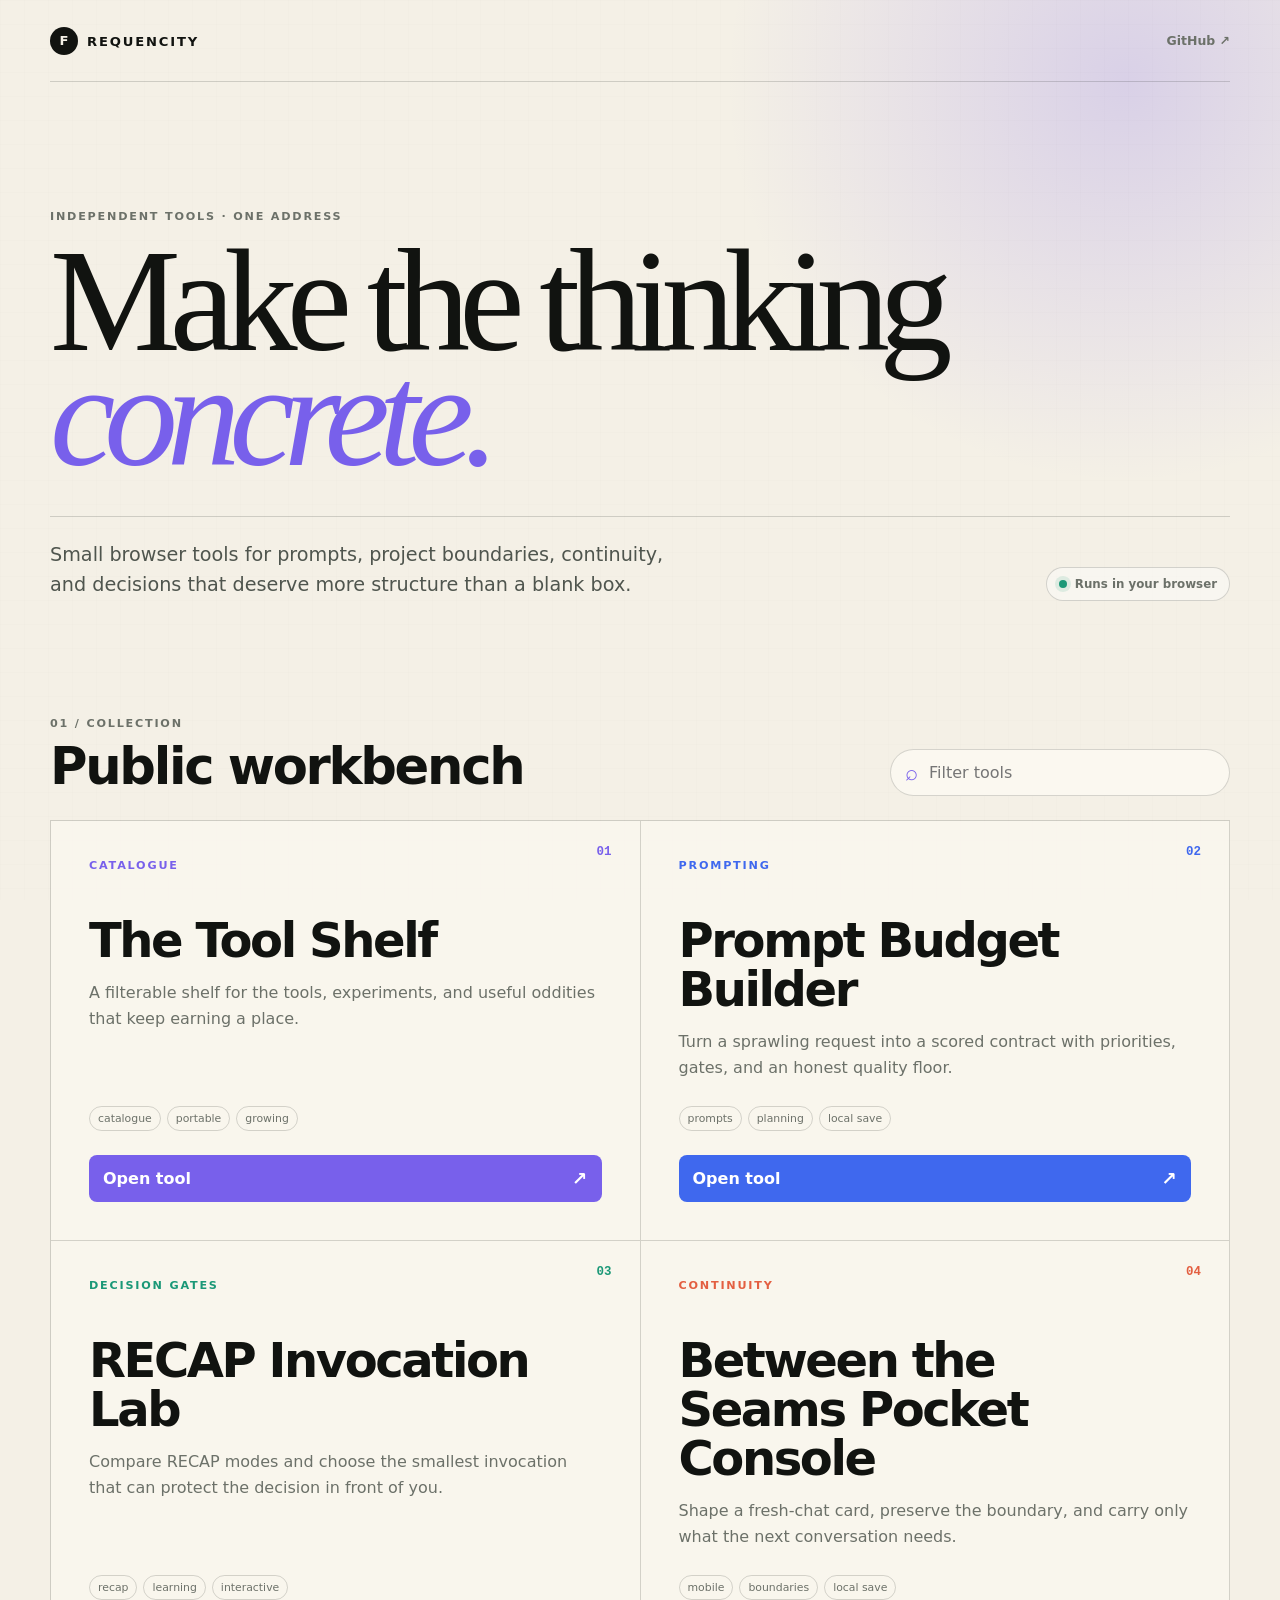
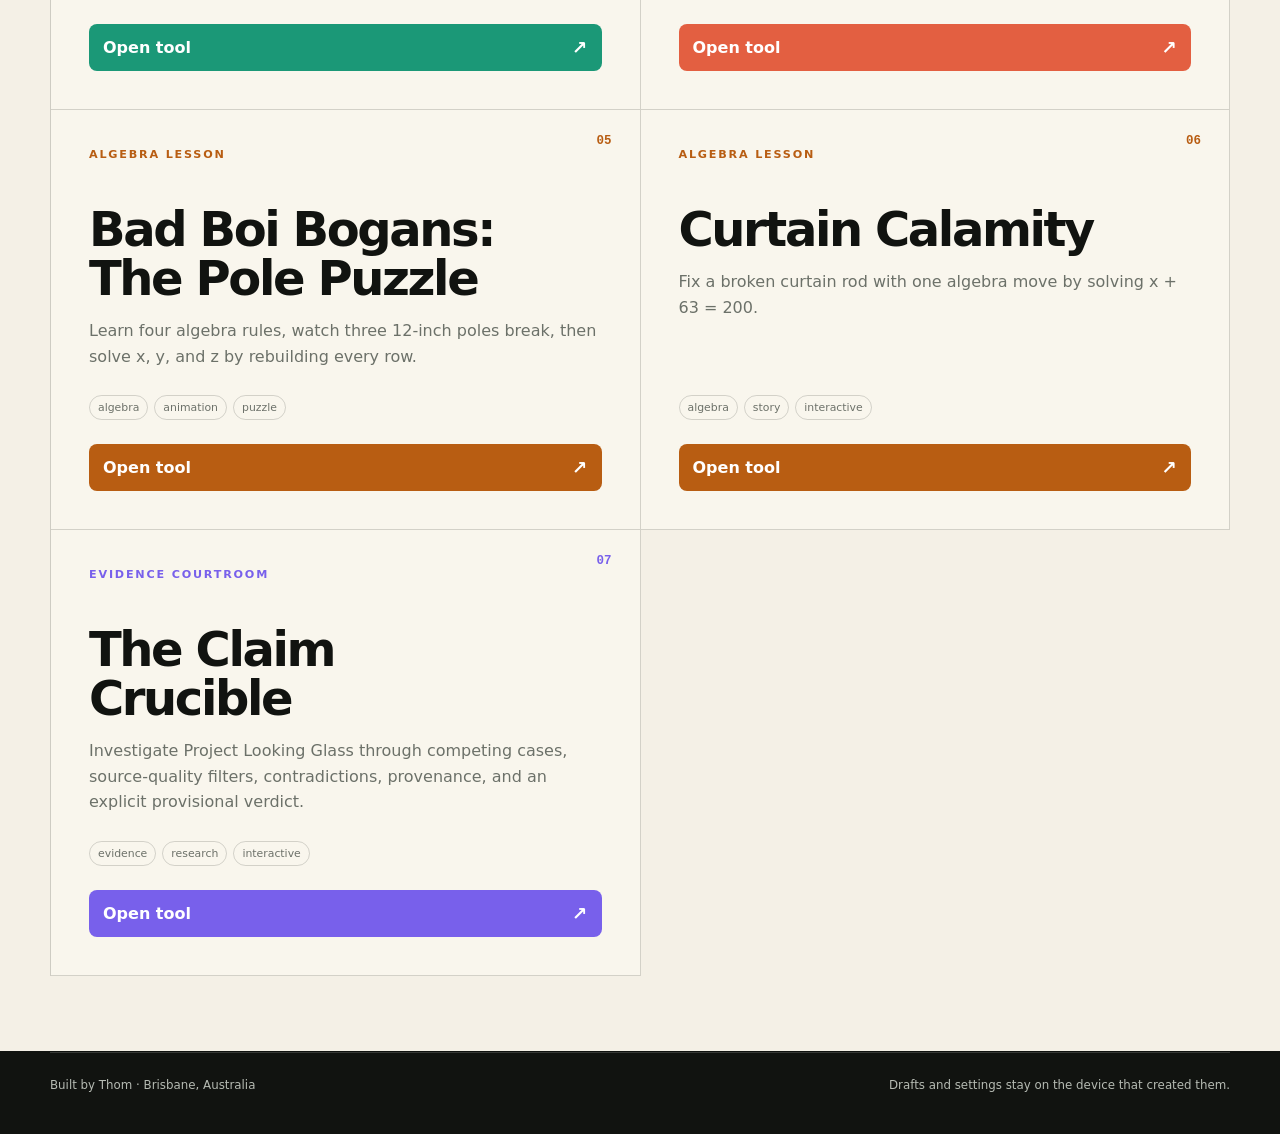
<file: index.html>
<!doctype html>
<html lang="en">
  <head>
    <meta charset="UTF-8" />
    <meta name="viewport" content="width=device-width, initial-scale=1.0" />
    <meta name="description" content="FREQUENCITY — practical browser tools for prompts, decisions, project boundaries, and experiments." />
    <meta name="theme-color" content="#111310" />
    <title>FREQUENCITY — Tools for clearer thinking</title>
    <script type="module" src="/assets/home-curtain.js"></script>
    <link rel="stylesheet" crossorigin href="/assets/home-B2tOtufu.css">
    <link rel="stylesheet" href="/assets/home-lesson1-accent.css">
  </head>
  <body>
    <div id="root"></div>
  </body>
</html>
</file>
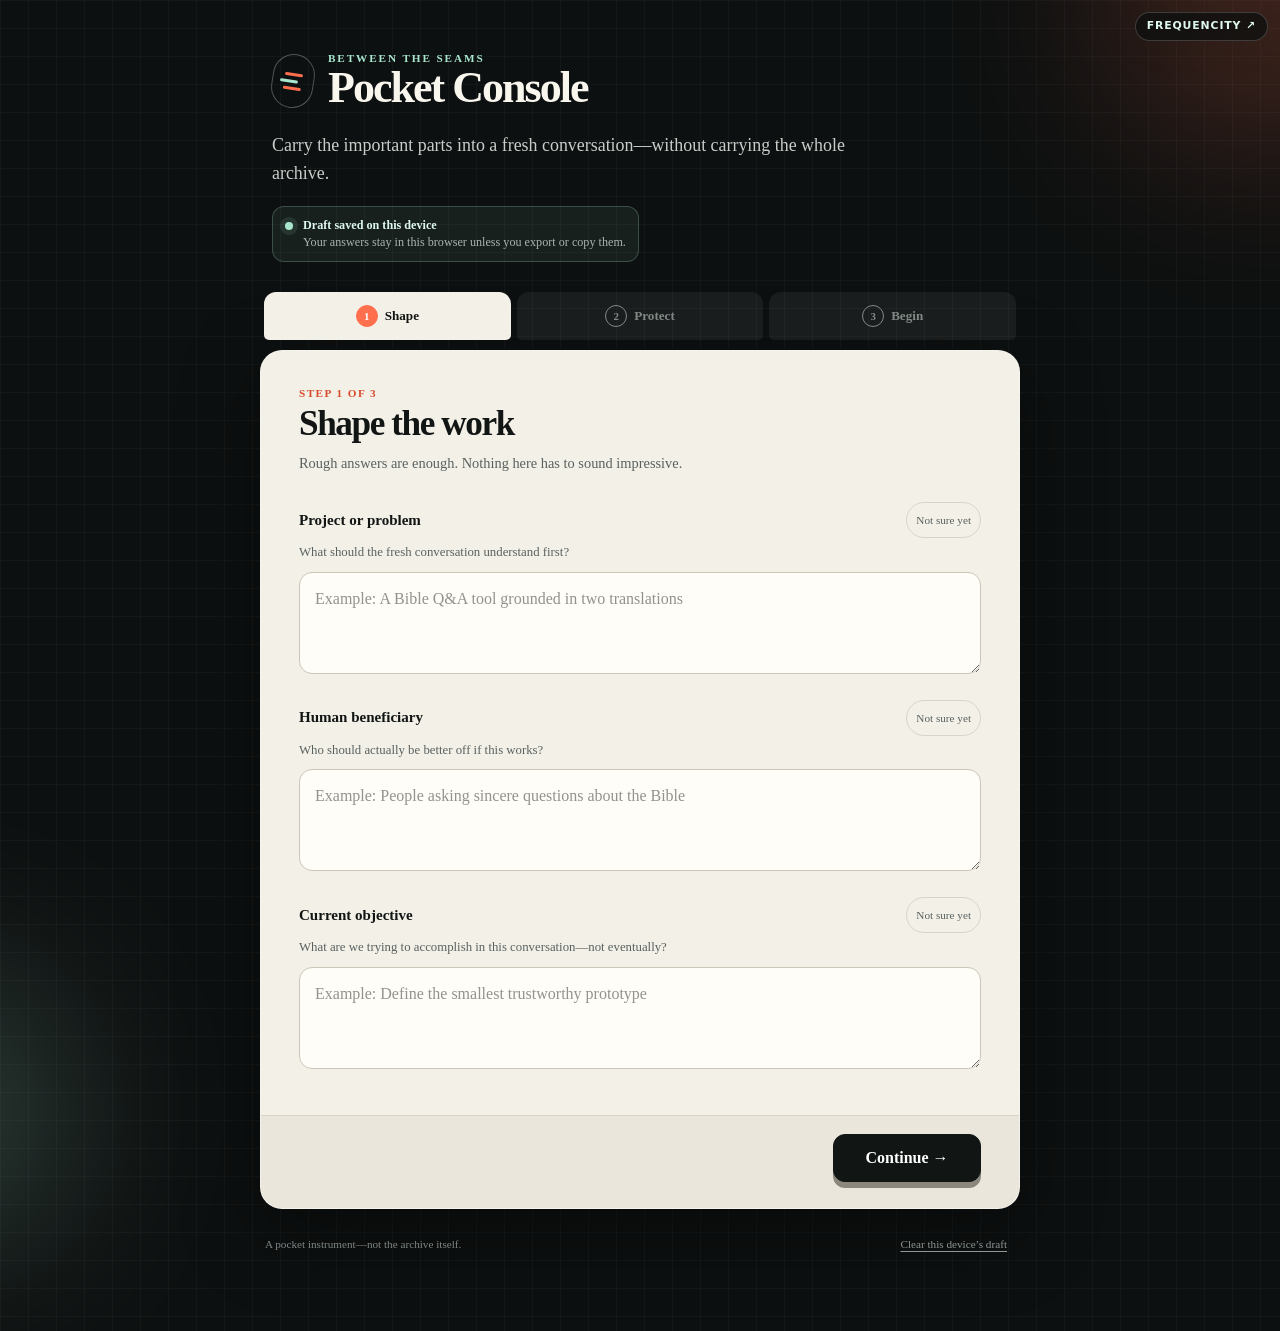
<file: between-seams-pocket-console/index.html>
<!doctype html>
<html lang="en">
  <head>
    <meta charset="UTF-8" />
    <meta name="viewport" content="width=device-width, initial-scale=1.0" />
    <meta name="description" content="Build a bounded Between the Seams fresh-chat card on any device." />
    <meta name="theme-color" content="#0d1010" />
    <title>Between the Seams Pocket Console — FREQUENCITY</title>
    <script type="module" crossorigin src="/assets/betweenSeamsPocketConsole-5ThZImuD.js"></script>
    <link rel="modulepreload" crossorigin href="/assets/jsx-runtime-Dt_q2iT1.js">
    <link rel="stylesheet" crossorigin href="/assets/betweenSeamsPocketConsole-D0cAllDe.css">
    <link rel="stylesheet" crossorigin href="/assets/return-link-B9u-u5az.css">
  </head>
  <body>
    <div id="root"></div>
  </body>
</html>
</file>
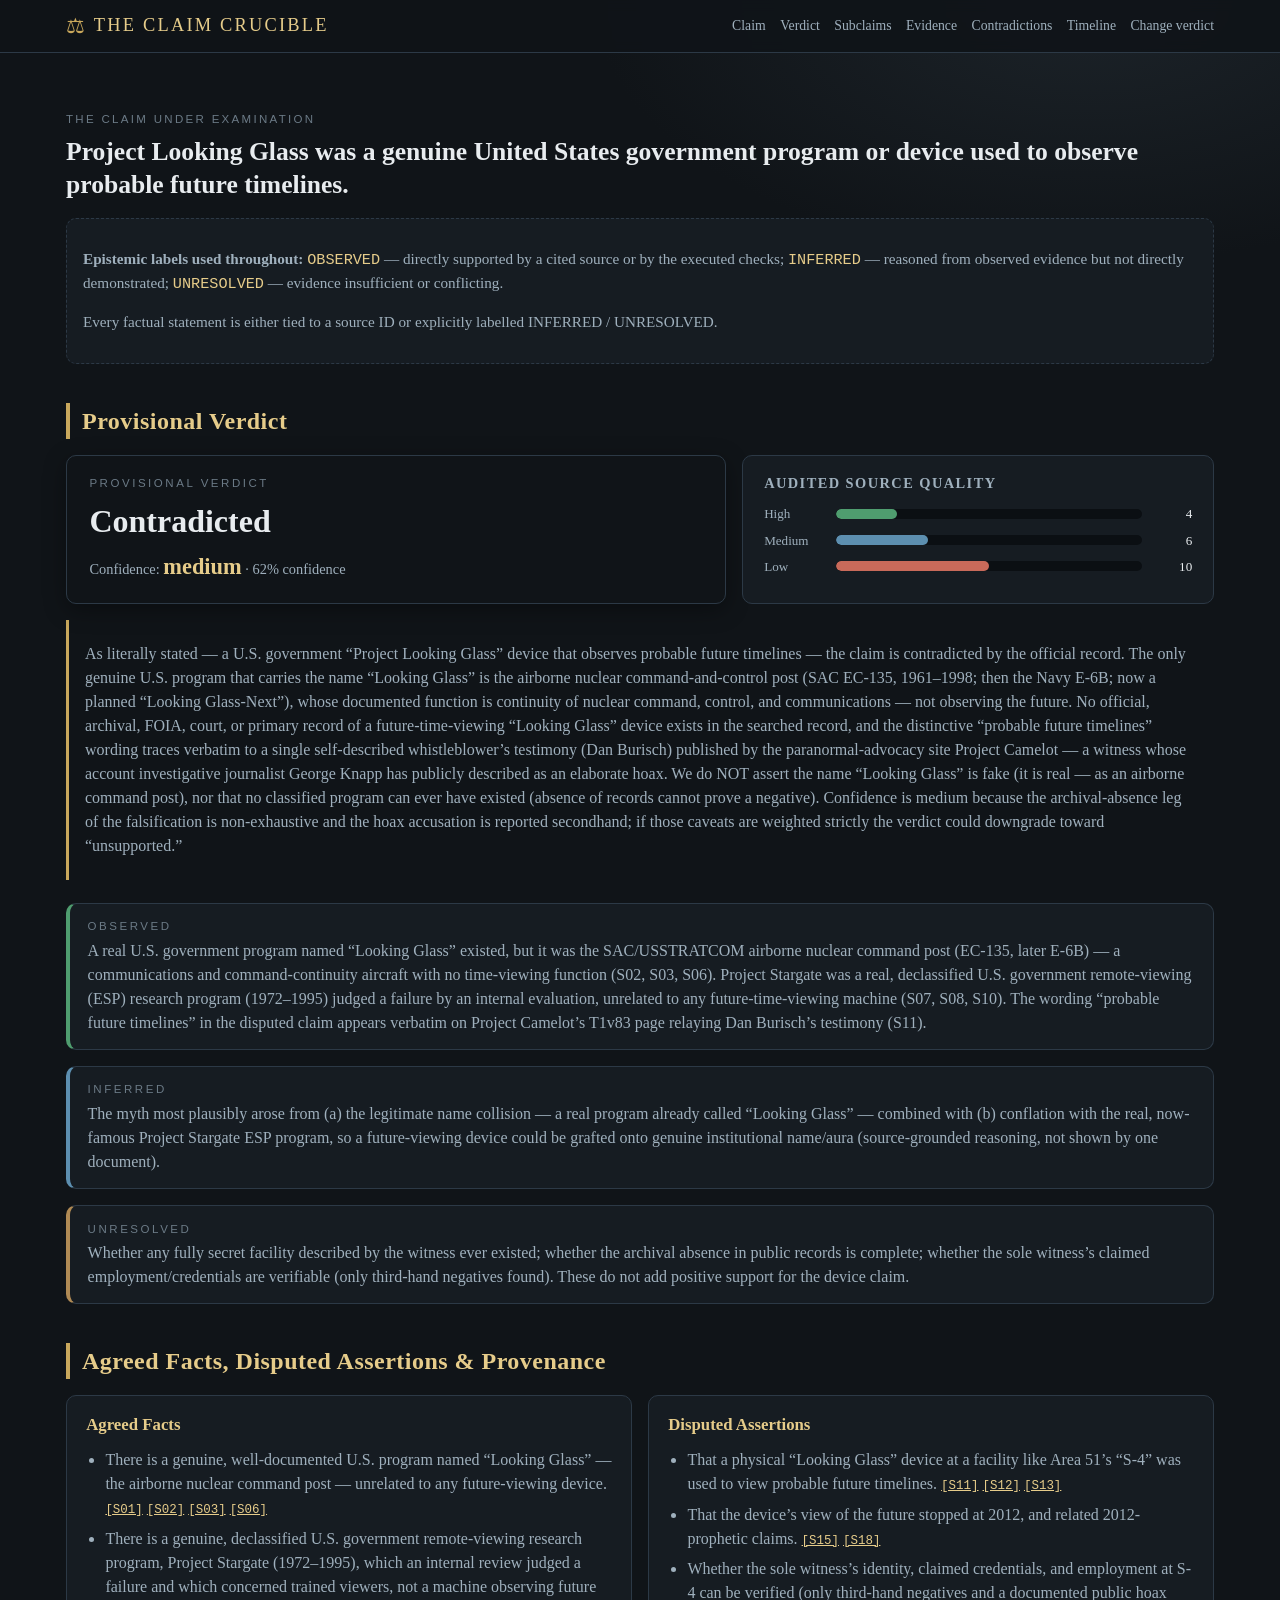
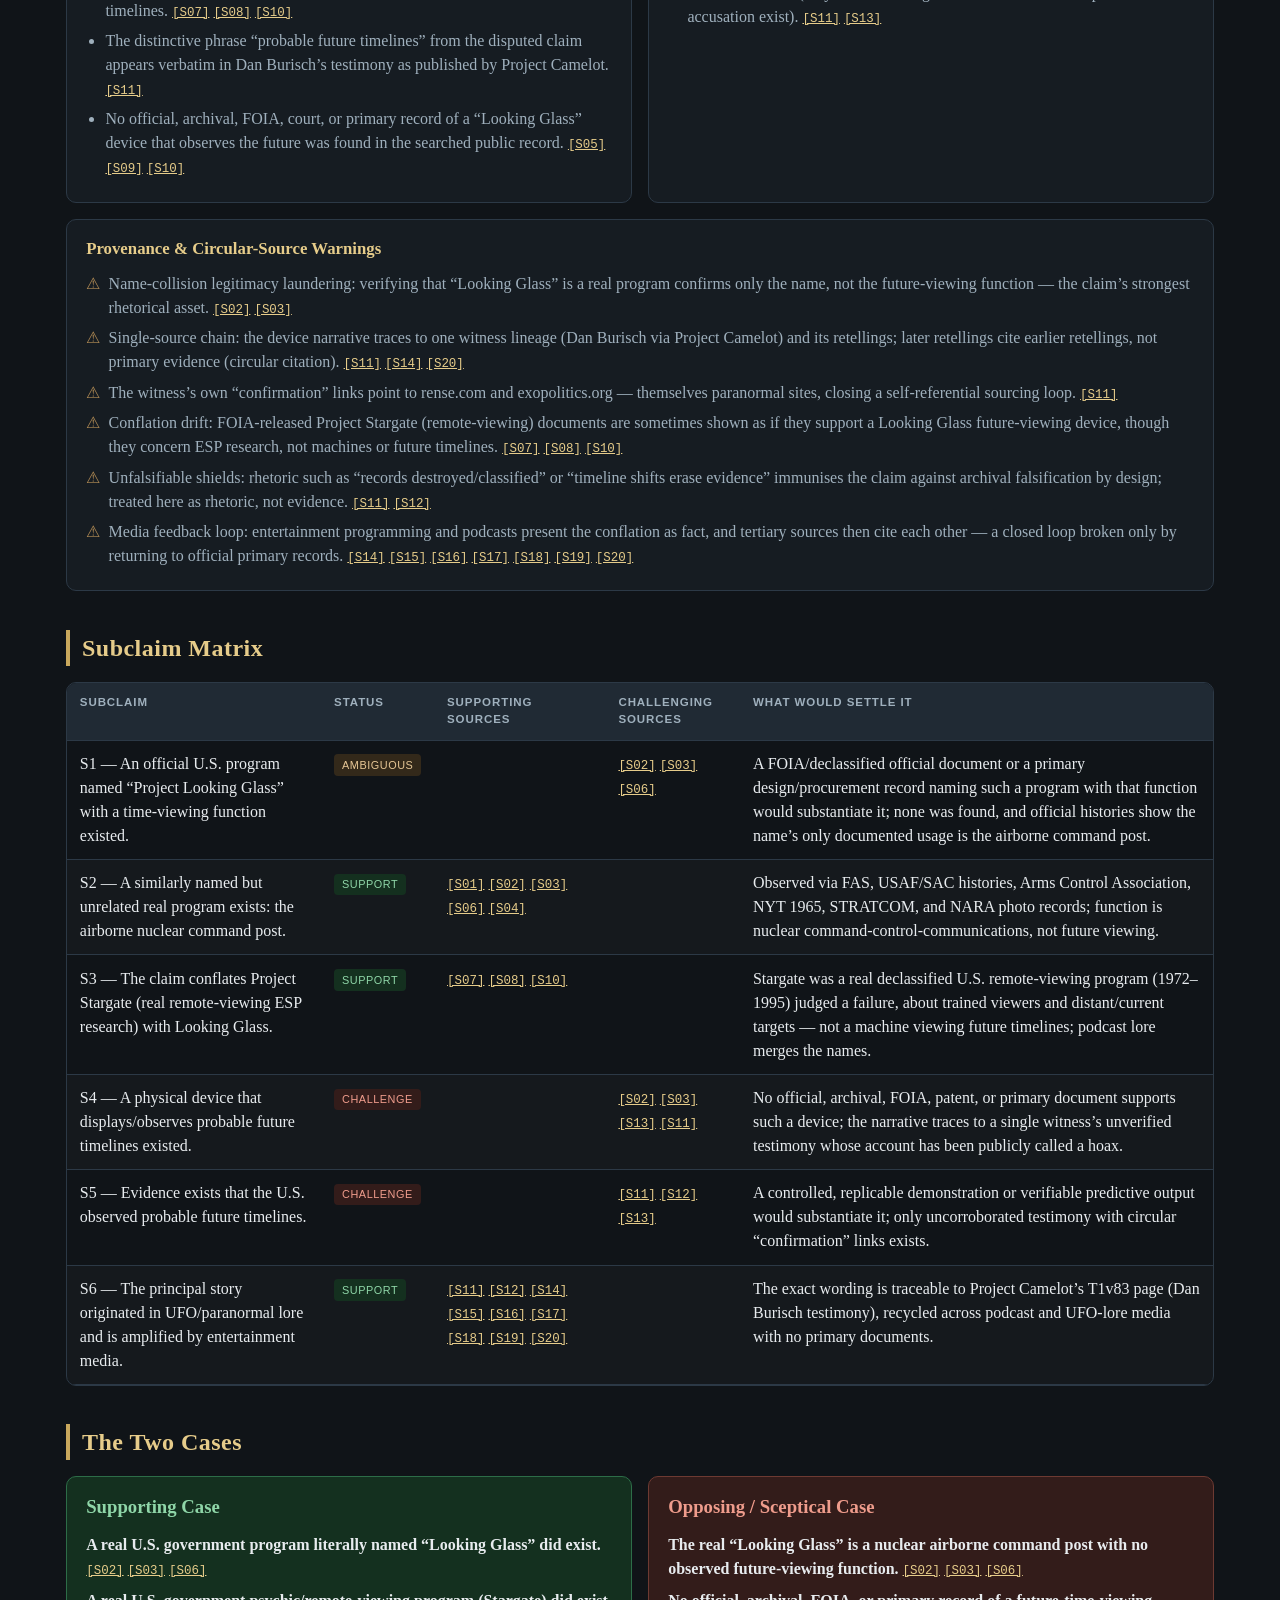
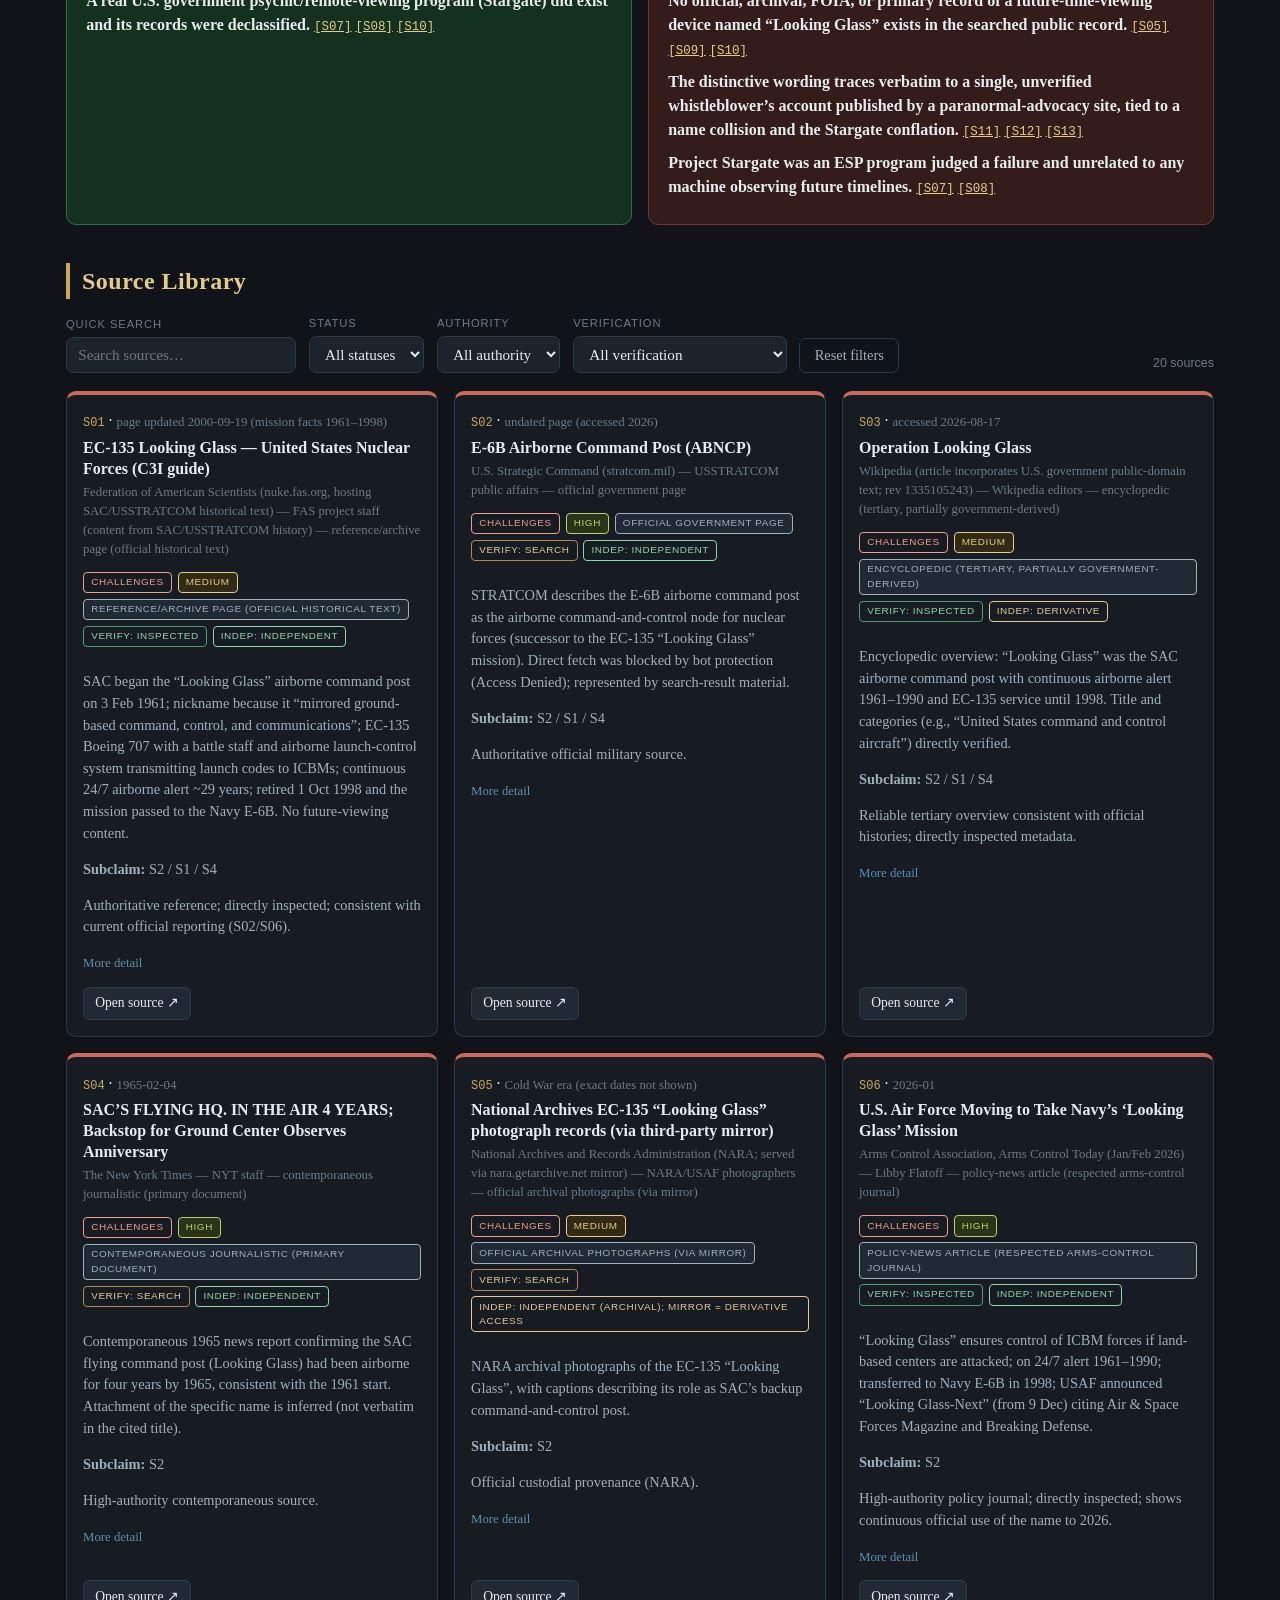
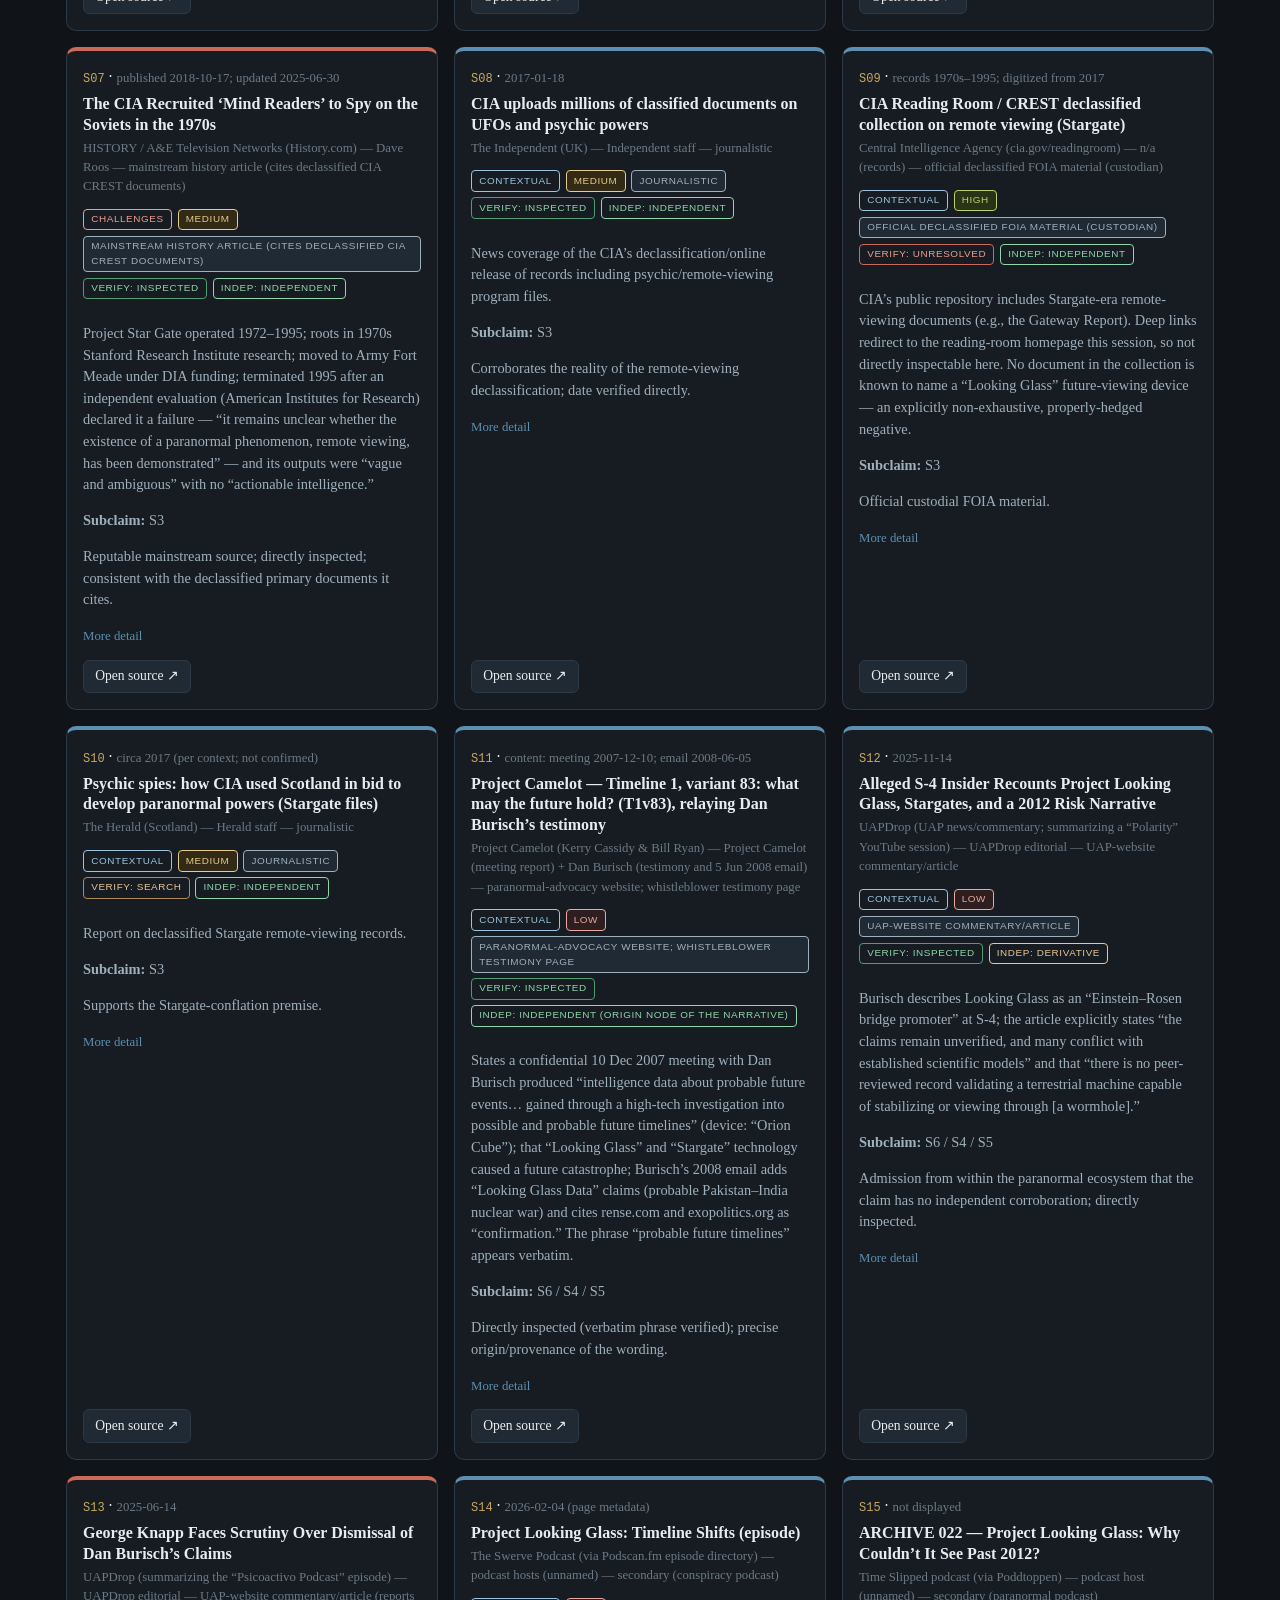
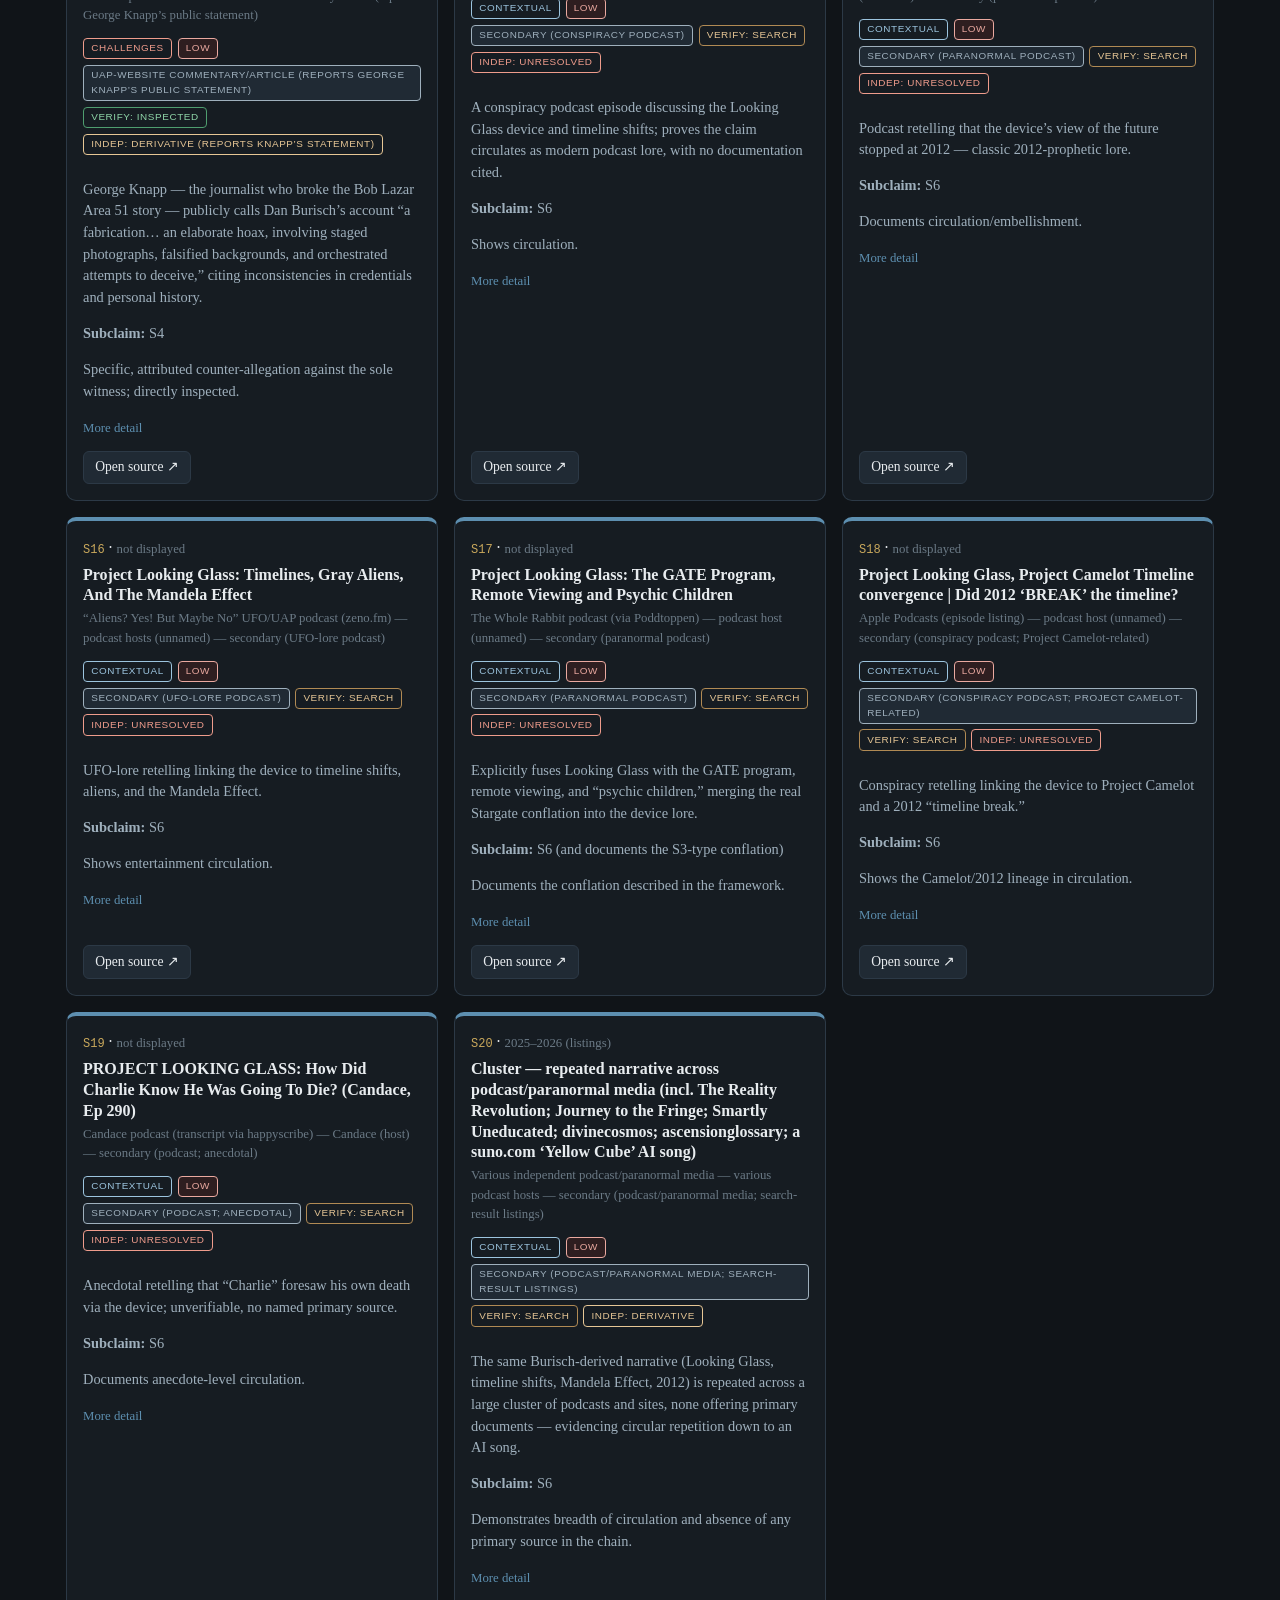
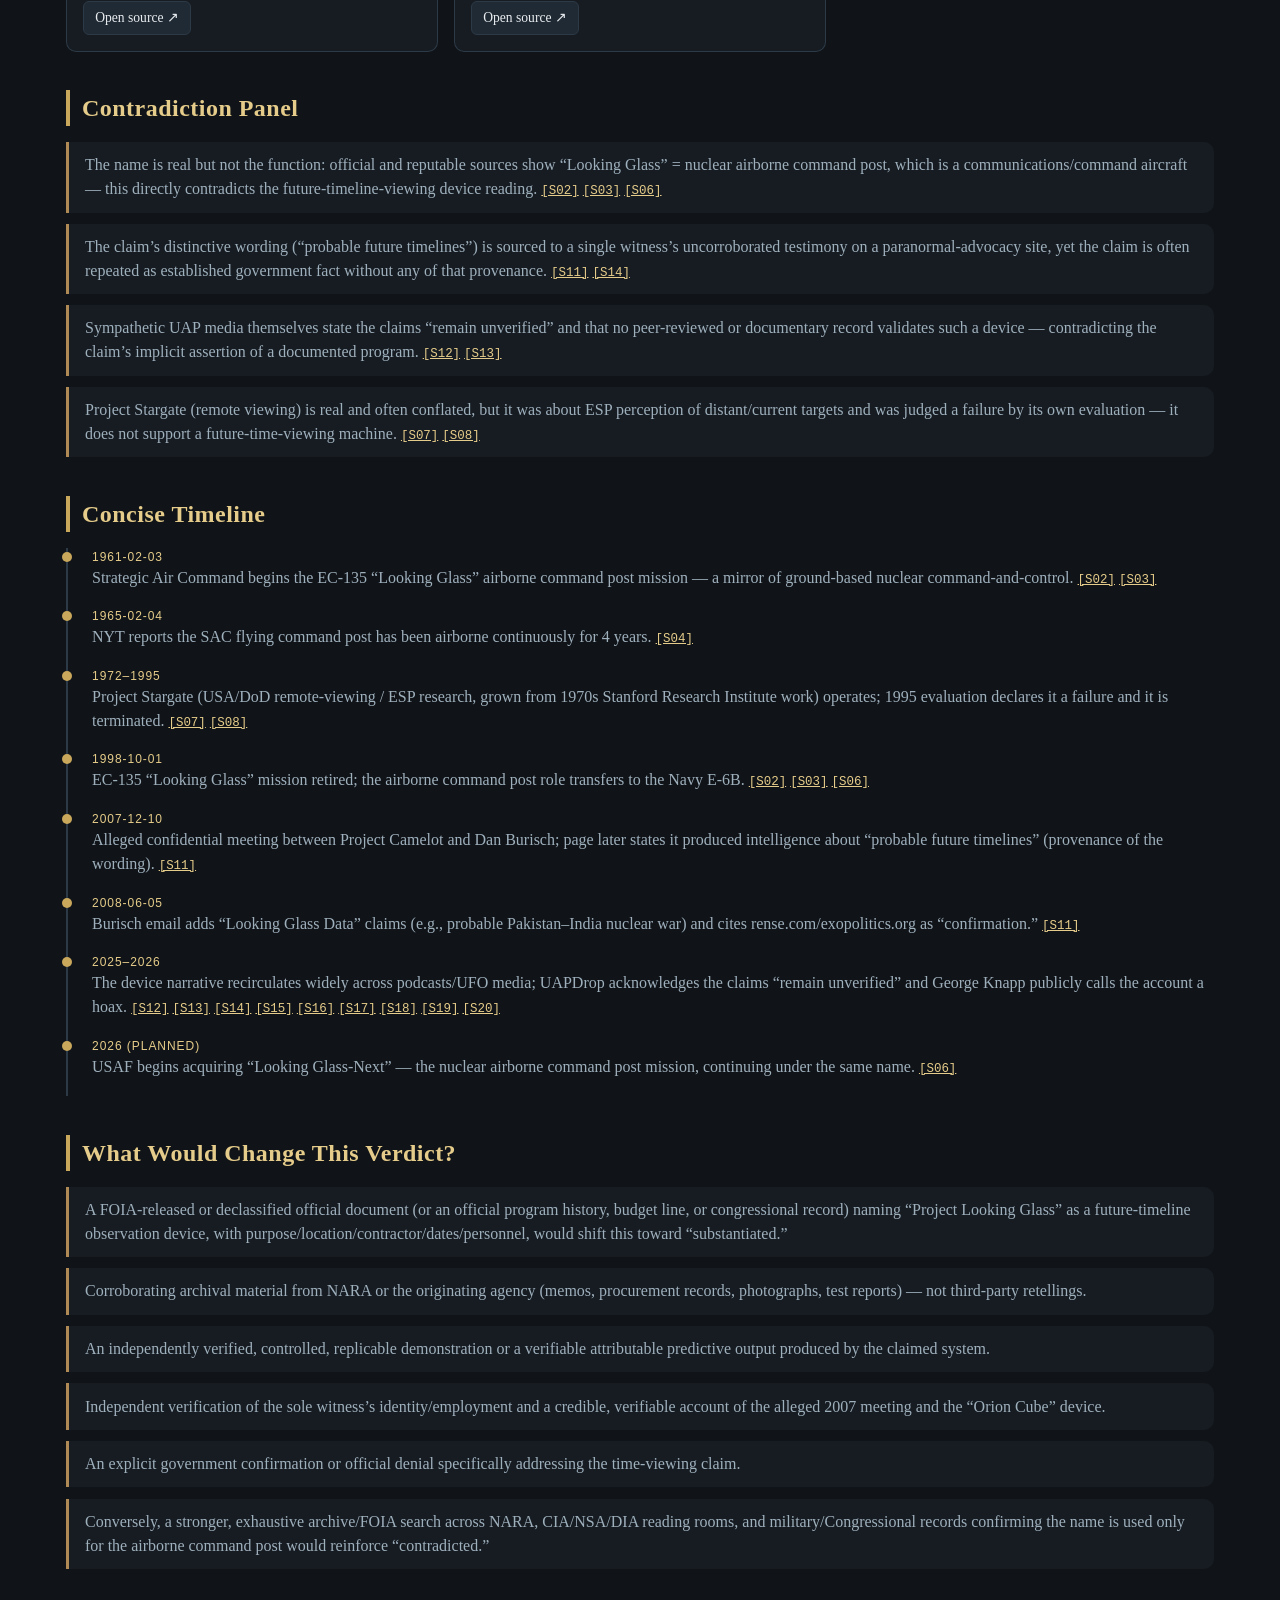
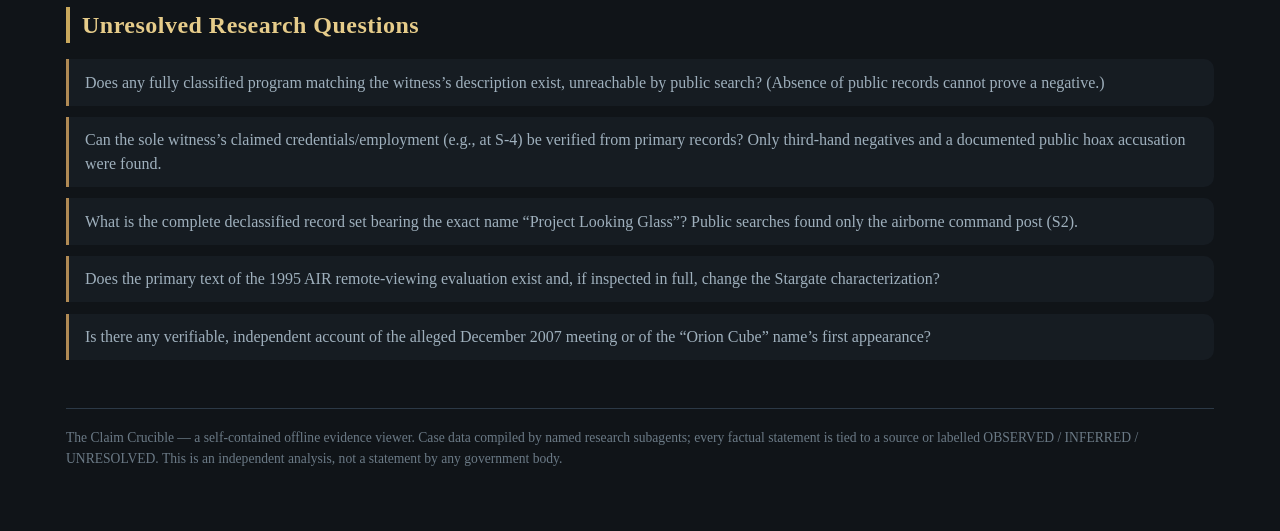
<file: claim-crucible/index.html>
<!DOCTYPE html>
<html lang="en">
<head>
  <meta charset="UTF-8" />
  <meta name="viewport" content="width=device-width, initial-scale=1.0" />
  <meta name="description" content="The Claim Crucible — an interactive evidence courtroom for the Project Looking Glass claim." />
  <title>The Claim Crucible — Project Looking Glass</title>
  <link rel="stylesheet" href="styles.css" />
</head>
<body>
  <a class="skip-link" href="#case-main">Skip to case content</a>

  <header class="cc-header" role="banner">
    <div class="cc-header-inner">
      <div class="cc-brand">
        <span class="cc-brand-mark" aria-hidden="true">&#9878;</span>
        <span class="cc-title">The Claim Crucible</span>
      </div>
      <nav class="cc-nav" aria-label="Case sections">
        <a href="#claim" data-scroll>Claim</a>
        <a href="#verdict" data-scroll>Verdict</a>
        <a href="#matrix" data-scroll>Subclaims</a>
        <a href="#evidence" data-scroll>Evidence</a>
        <a href="#contradictions" data-scroll>Contradictions</a>
        <a href="#timeline" data-scroll>Timeline</a>
        <a href="#change" data-scroll>Change verdict</a>
      </nav>
    </div>
  </header>

  <main id="case-main" class="cc-main" role="main">

    <!-- CLAIM -->
    <section id="claim" class="cc-section" aria-labelledby="head-claim">
      <div class="cc-section-head">
        <span class="cc-kicker">The claim under examination</span>
        <h1 id="head-claim" class="cc-claim-text"></h1>
      </div>
      <div class="cc-epistemic-note" id="epistemic-note"></div>
    </section>

    <!-- VERDICT -->
    <section id="verdict" class="cc-section" aria-labelledby="head-verdict">
      <h2 class="cc-h2">Provisional Verdict</h2>
      <div class="cc-verdict-bands">
        <div class="cc-verdict-card" id="verdict-card"></div>
        <div class="cc-quality-summary" id="quality-summary"></div>
      </div>
      <div id="verdict-explanation" class="cc-verdict-explanation"></div>
      <div class="cc-epistemic-table" id="epistemic-table"></div>
    </section>

    <!-- AGREED / DISPUTED / PROVENANCE -->
    <section id="facts" class="cc-section" aria-labelledby="head-facts">
      <h2 class="cc-h2">Agreed Facts, Disputed Assertions &amp; Provenance</h2>
      <div class="cc-facts-grid">
        <div class="cc-panel">
          <h3>Agreed Facts</h3>
          <ul id="agreed-facts"></ul>
        </div>
        <div class="cc-panel">
          <h3>Disputed Assertions</h3>
          <ul id="disputed-assertions"></ul>
        </div>
      </div>
      <div class="cc-panel">
        <h3>Provenance &amp; Circular-Source Warnings</h3>
        <ul id="provenance-list" class="cc-warn-list"></ul>
      </div>
    </section>

    <!-- SUBCLAIM MATRIX -->
    <section id="matrix" class="cc-section" aria-labelledby="head-matrix">
      <h2 class="cc-h2">Subclaim Matrix</h2>
      <div class="cc-table-wrap" role="region" tabindex="0" aria-label="Subclaim assessment matrix">
        <table class="cc-matrix" id="subclaim-matrix">
          <thead>
            <tr>
              <th scope="col">Subclaim</th>
              <th scope="col">Status</th>
              <th scope="col">Supporting sources</th>
              <th scope="col">Challenging sources</th>
              <th scope="col">What would settle it</th>
            </tr>
          </thead>
          <tbody id="subclaim-matrix-body"></tbody>
        </table>
      </div>
    </section>

    <!-- SUPPORTING / OPPOSING CASE -->
    <section id="evidence" class="cc-section" aria-labelledby="head-evidence">
      <h2 class="cc-h2">The Two Cases</h2>
      <div class="cc-case-cols">
        <article class="cc-case-col cc-supporting">
          <h3>Supporting Case</h3>
          <ul class="cc-case-list" id="supporting-case"></ul>
        </article>
        <article class="cc-case-col cc-opposing">
          <h3>Opposing / Sceptical Case</h3>
          <ul class="cc-case-list" id="opposing-case"></ul>
        </article>
      </div>
    </section>

    <!-- SOURCE LIBRARY -->
    <section id="library" class="cc-section" aria-labelledby="head-library">
      <h2 class="cc-h2">Source Library</h2>
      <div class="cc-filters" role="group" aria-label="Filter sources">
        <label class="cc-search">
          <span>Quick search</span>
          <input id="source-search" type="search" placeholder="Search sources&hellip;" autocomplete="off" />
        </label>
        <label class="cc-filter">
          <span>Status</span>
          <select id="filter-status">
            <option value="all">All statuses</option>
            <option value="supports">Supports</option>
            <option value="challenges">Challenges</option>
            <option value="contextual">Contextual</option>
            <option value="ambiguous">Ambiguous</option>
          </select>
        </label>
        <label class="cc-filter">
          <span>Authority</span>
          <select id="filter-authority">
            <option value="all">All authority</option>
            <option value="high">High</option>
            <option value="medium">Medium</option>
            <option value="low">Low</option>
          </select>
        </label>
        <label class="cc-filter">
          <span>Verification</span>
          <select id="filter-verification">
            <option value="all">All verification</option>
            <option value="inspected">Directly inspected</option>
            <option value="search">Search-result evidence only</option>
            <option value="unresolved">Unresolved</option>
          </select>
        </label>
        <button id="filter-reset" class="cc-btn cc-btn-ghost" type="button">Reset filters</button>
        <span id="source-count" class="cc-source-count" aria-live="polite"></span>
      </div>
      <ul class="cc-source-grid" id="source-grid"></ul>
    </section>

    <!-- CONTRADICTIONS -->
    <section id="contradictions" class="cc-section" aria-labelledby="head-contradictions">
      <h2 class="cc-h2">Contradiction Panel</h2>
      <ul id="contradiction-list" class="cc-contradictions"></ul>
    </section>

    <!-- TIMELINE -->
    <section id="timeline" class="cc-section" aria-labelledby="head-timeline">
      <h2 class="cc-h2">Concise Timeline</h2>
      <ol class="cc-timeline" id="timeline-list"></ol>
    </section>

    <!-- VERDICT CHANGE / UNRESOLVED -->
    <section id="change" class="cc-section" aria-labelledby="head-change">
      <h2 class="cc-h2">What Would Change This Verdict?</h2>
      <ul class="cc-change-list" id="verdict-change-list"></ul>
    </section>

    <section id="unresolved" class="cc-section" aria-labelledby="head-unresolved">
      <h2 class="cc-h2">Unresolved Research Questions</h2>
      <ul class="cc-change-list" id="unresolved-questions"></ul>
    </section>

    <footer class="cc-footer">
      <p>The Claim Crucible &mdash; a self-contained offline evidence viewer. Case data compiled by named research subagents; every factual statement is tied to a source or labelled OBSERVED / INFERRED / UNRESOLVED. This is an independent analysis, not a statement by any government body.</p>
    </footer>
  </main>

  <script src="case-data.js"></script>
  <script src="app.js"></script>
</body>
</html>
</file>
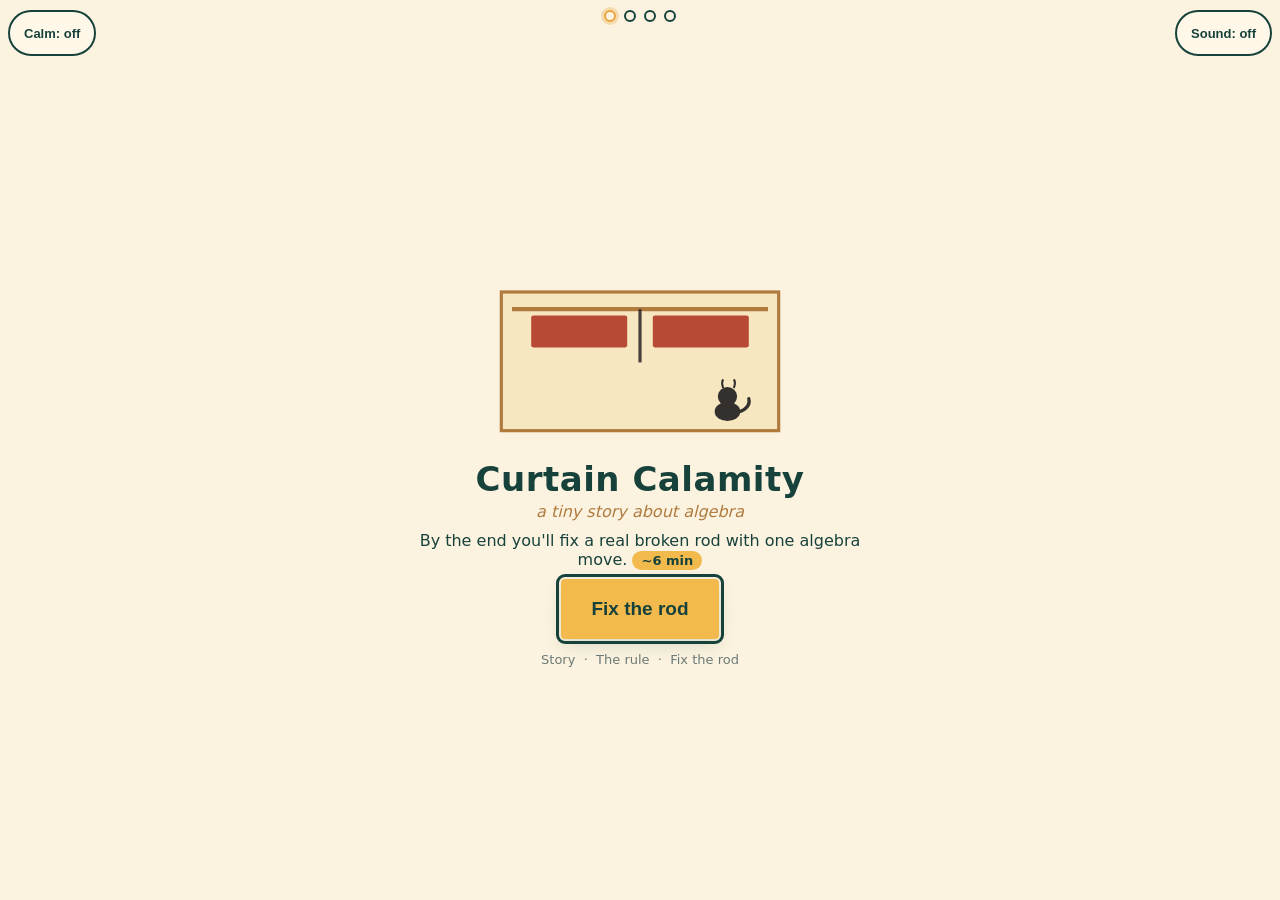
<file: curtain-calamity/index.html>
<!DOCTYPE html>
<html lang="en">
<head>
  <meta charset="UTF-8">
  <meta name="viewport" content="width=device-width, initial-scale=1, viewport-fit=cover">
  <meta name="description" content="A tiny story about algebra: fix a broken curtain rod by solving x + 63 = 200. Offline, mobile-first, no dependencies.">
  <title>Curtain Calamity — fix the rod with algebra</title>
  <link rel="stylesheet" href="styles.css">
</head>
<body>

  <!-- Progress: four curtain rings -->
  <div id="progress" role="note" aria-hidden="true">
    <span class="ring"></span><span class="ring"></span><span class="ring"></span><span class="ring"></span>
  </div>

  <!-- Global controls -->
  <button id="calm" class="pill" type="button">Calm mode</button>
  <button id="sound" class="pill" type="button" aria-pressed="false">Sound: off</button>

  <main id="stage">

    <!-- ============ SCENE 0: Title / hook ============ -->
    <section class="scene" id="scene-title" data-next="scene-room">
      <div id="room-preview" aria-hidden="true">
        <svg viewBox="0 0 300 180" role="presentation">
          <rect x="20" y="30" width="260" height="130" fill="#F7E7C0" stroke="#B07B3F" stroke-width="3"/>
          <line x1="30" y1="46" x2="270" y2="46" stroke="#B07B3F" stroke-width="4"/>
          <line x1="150" y1="46" x2="150" y2="96" stroke="#33302E" stroke-width="3" opacity="0.9"/>
          <rect x="48" y="52" width="90" height="30" fill="#B84A35" rx="2"/>
          <rect x="162" y="52" width="90" height="30" fill="#B84A35" rx="2"/>
          <g id="cat-sil">
            <circle cx="232" cy="128" r="9" fill="#33302E"/>
            <path d="M228 120 q -2 -5 0 -8 M238 120 q 2 -5 0 -8" stroke="#33302E" stroke-width="2" fill="none"/>
            <ellipse cx="232" cy="142" rx="12" ry="9" fill="#33302E"/>
            <path id="tail-sil" d="M244 142 q 10 -4 8 -12" stroke="#33302E" stroke-width="3" fill="none" stroke-linecap="round"/>
          </g>
        </svg>
      </div>
      <h1>Curtain Calamity</h1>
      <p class="tagline">a tiny story about algebra</p>
      <p class="promise">By the end you'll fix a real broken rod with one algebra move.&nbsp;<span class="time">~6 min</span></p>
      <button class="big" id="btn-start" type="button">Fix the rod</button>
      <p class="hint-progress">Story &nbsp;·&nbsp; The rule &nbsp;·&nbsp; Fix the rod</p>
    </section>

    <!-- ============ SCENE 1: Meet the room ============ -->
    <section class="scene hidden" id="scene-room" data-next="scene-weight">
      <h2>The room</h2>
      <div class="room">
        <svg id="svg-room" viewBox="0 0 300 190" role="presentation" aria-label="The room with one long curtain rod over a window">
          <rect x="15" y="20" width="270" height="155" fill="#F7E7C0" stroke="#B07B3F" stroke-width="3"/>
          <line id="rod-room" x1="40" y1="42" x2="260" y2="42" stroke="#B07B3F" stroke-width="5" stroke-linecap="round"/>
          <!-- left curtain -->
          <g>
            <path id="curtain-l" d="M52 47 q 0 34 20 34 l 0 -34" fill="#B84A35"/>
            <path d="M52 47 q -6 -2 -10 6 l 0 28 q 6 -4 10 -8 l 0 -26z" fill="#B84A35" opacity="0.9"/>
          </g>
          <!-- right curtain -->
          <g>
            <path id="curtain-r" d="M228 47 q 0 34 -20 34 l 0 -34" fill="#B84A35"/>
            <path d="M248 47 q 6 -2 10 6 l 0 28 q -6 -4 -10 -8 l 0 -26z" fill="#B84A35" opacity="0.9"/>
          </g>
          <line id="rod-mid" x1="130" y1="42" x2="170" y2="46" stroke="#B07B3F" stroke-width="5" stroke-linecap="round"/>
          <rect x="24" y="165" width="18" height="15" fill="#6A8F4E"/>
          <circle cx="33" cy="174" r="7" fill="#6A8F4E"/>
          <g id="pip-room">
            <circle cx="176" cy="150" r="9" fill="#33302E"/>
            <path d="M173 143 q -2 -5 0 -8 M181 143 q 2 -5 0 -8" stroke="#33302E" stroke-width="2" fill="none"/>
            <ellipse cx="176" cy="164" rx="11" ry="8" fill="#33302E"/>
            <path id="tail-room" d="M186 164 q 9 -4 7 -11" stroke="#33302E" stroke-width="3" fill="none" stroke-linecap="round"/>
          </g>
          <g id="dust" opacity="0.6">
            <circle cx="120" cy="110" r="1.4" class="mote"/>
            <circle cx="200" cy="80" r="1.2" class="mote"/>
            <circle cx="90" cy="90" r="1" class="mote"/>
          </g>
        </svg>
      </div>
      <p class="speech" id="room-line-1">Meet the rod. It holds the curtains. Every morning, Mira opens them. Swish.</p>
      <p class="speech hidden" id="room-line-2">See that gentle dip in the middle? The curtains are heavy. <em>So</em> heavy.</p>
      <p class="prompt">Tap to continue ▸</p>
    </section>

    <!-- ============ SCENE 2: The weight builds ============ -->
    <section class="scene hidden" id="scene-weight" data-next="scene-break">
      <h2>Day after day…</h2>
      <svg class="room" viewBox="0 0 300 190" role="presentation" aria-label="Time-lapse of the rod sagging more each day">
        <rect x="15" y="20" width="270" height="155" fill="#F7E7C0" stroke="#B07B3F" stroke-width="3"/>
        <g id="sag-rod" transform-origin="130 42">
          <line x1="40" y1="42" x2="130" y2="47" stroke="#B07B3F" stroke-width="5" stroke-linecap="round"/>
          <line x1="170" y1="47" x2="260" y2="42" stroke="#B07B3F" stroke-width="5" stroke-linecap="round"/>
        </g>
        <path d="M52 47 q 0 34 20 34 l 0 -34" fill="#B84A35"/>
        <path d="M228 47 q 0 34 -20 34 l 0 -34" fill="#B84A35"/>
        <g id="highlight"><circle cx="150" cy="50" r="10" fill="#E8A33D" opacity="0"/></g>
      </svg>
      <p class="speech" id="weight-line">One day the rods bends a little more. <span class="linger">Sag.</span></p>
      <p class="speech hidden" id="weight-line-2">The strain gathers at the middle — right there. That's the weak spot.</p>
      <p class="prompt">Tap to continue ▸</p>
    </section>

    <!-- ============ SCENE 3: The break (5 learner-stepped phases) ============ -->
    <section class="scene hidden" id="scene-break" data-next="scene-clue">
      <h2>The snap</h2>
      <svg class="room" id="svg-break" viewBox="0 0 300 190" role="presentation" aria-label="The rod breaking into two pieces">
        <rect x="15" y="20" width="270" height="155" fill="#F7E7C0" stroke="#B07B3F" stroke-width="3"/>
        <!-- left half, pivots at left bracket -->
        <g id="half-l" transform-origin="56 42">
          <path d="M56 42 l 84 0 q 2 3 2 5 l 0 16 q 0 3 -2 3 l -0 0 q -88 0 -88 0 l 0 -24z" fill="#B07B3F" stroke="#8a5f30" stroke-width="1"/>
          <line x1="60" y1="44" x2="60" y2="62" stroke="#8a5f30" stroke-width="1"/>
          <line x1="90" y1="44" x2="90" y2="62" stroke="#8a5f30" stroke-width="1"/>
          <line x1="120" y1="44" x2="120" y2="62" stroke="#8a5f30" stroke-width="1"/>
          <line id="crack-l" x1="138" y1="62" x2="134" y2="44" stroke="#000" stroke-width="2" stroke-dasharray="3 3" opacity="0"/>
        </g>
        <!-- right half, pivots at right bracket -->
        <g id="half-r" transform-origin="244 42">
          <path d="M244 42 l -84 0 q -2 3 -2 5 l 0 16 q 0 3 2 3 l 0 0 q 84 0 84 0 l 0 -24z" fill="#B07B3F" stroke="#8a5f30" stroke-width="1"/>
          <line x1="240" y1="44" x2="240" y2="62" stroke="#8a5f30" stroke-width="1"/>
          <line x1="210" y1="44" x2="210" y2="62" stroke="#8a5f30" stroke-width="1"/>
          <line x1="180" y1="44" x2="180" y2="62" stroke="#8a5f30" stroke-width="1"/>
          <line id="crack-r" x1="162" y1="62" x2="166" y2="44" stroke="#000" stroke-width="2" stroke-dasharray="3 3" opacity="0"/>
        </g>
        <g id="amber" cx="150" cy="50"><circle cx="150" cy="50" r="12" fill="#E8A33D" opacity="0"/></g>
        <rect id="curtain-top" x="40" y="85" width="14" height="26" fill="#B84A35" opacity="0"/>
        <g id="curtain-fall">
          <path d="M40 86 l 14 0 l 0 18 q -7 3 -14 0z" fill="#B84A35" opacity="0"/>
        </g>
        <g id="pieces-floor" opacity="0">
          <g transform="translate(70 150) rotate(-6)">
            <rect x="0" y="0" width="90" height="10" fill="#B07B3F" rx="3"/>
          </g>
          <g transform="translate(160 152) rotate(6)">
            <rect x="0" y="0" width="70" height="10" fill="#B07B3F" rx="3"/>
          </g>
          <circle cx="215" cy="168" r="9" fill="#33302E"/>
          <ellipse cx="215" cy="184" rx="11" ry="7" fill="#33302E"/>
        </g>
      </svg>
      <p class="speech" id="break-caption">Listen.</p>
      <p class="prompt" id="break-prompt">Tap to advance the snap ▸</p>
    </section>

    <!-- ============ SCENE 4: The clue (facts) ============ -->
    <section class="scene hidden" id="scene-clue" data-next="scene-rule">
      <h2>The clue</h2>
      <svg class="room" viewBox="0 0 300 190" role="presentation" aria-label="The two broken pieces laid on the floor with a tape measure">
        <rect x="15" y="20" width="270" height="155" fill="#F7E7C0" stroke="#B07B3F" stroke-width="3"/>
        <g transform="translate(60 120) rotate(-4)">
          <rect x="0" y="0" width="120" height="12" fill="#B07B3F" rx="3"/>
        </g>
        <g transform="translate(150 124) rotate(5)">
          <rect x="0" y="0" width="80" height="12" fill="#B07B3F" rx="3"/>
        </g>
        <g id="tapemeasure" opacity="0.3">
          <line x1="40" y1="90" x2="260" y2="90" stroke="#E8A33D" stroke-width="2" stroke-dasharray="4 4"/>
          <text x="40" y="84" fill="#17423B" font-size="10" font-family="system-ui">0</text>
          <text x="252" y="84" fill="#17423B" font-size="10" font-family="system-ui">200 cm</text>
        </g>
      </svg>
      <p class="speech" id="clue-total">Total of both pieces: <strong>200 cm</strong>.</p>
      <p class="speech hidden" id="clue-known">One piece is still in the bracket: <strong>63 cm</strong>.</p>
      <p class="prompt">Tap to continue ▸</p>
    </section>

    <!-- ============ SCENE 5: Naming x + compact rule intro ============ -->
    <section class="scene hidden" id="scene-rule" data-next="scene-puzzle">
      <h2>Name the unknown</h2>
      <svg class="room" viewBox="0 0 300 200" role="presentation" aria-label="The rod parts labeled with x, the equation assembling below">
        <rect x="30" y="20" width="240" height="80" fill="#F7E7C0" stroke="#B07B3F" stroke-width="3" rx="6"/>
        <g transform="translate(60 70)">
          <rect x="0" y="0" width="70" height="16" fill="#B07B3F" rx="4"/>
          <text x="35" y="12" text-anchor="middle" fill="#FFF" font-size="11" font-family="system-ui">63 cm</text>
        </g>
        <g transform="translate(165 70)">
          <rect x="0" y="0" width="70" height="16" fill="#E8A33D" rx="4"/>
          <text id="x-sticker" x="35" y="12" text-anchor="middle" fill="#17423B" font-size="12" font-family="system-ui" font-weight="bold">x</text>
        </g>
        <text x="150" y="120" text-anchor="middle" fill="#17423B" font-size="13" font-family="system-ui">63 &nbsp;+&nbsp; x &nbsp;=&nbsp; 200</text>
        <text x="150" y="140" text-anchor="middle" fill="#17423B" font-size="11" font-family="system-ui">whole = known piece + mystery piece</text>
      </svg>
      <p class="speech" id="rule-txt">Call the mystery piece <b>x</b>. Now the story is an equation:</p>
      <div class="golden" id="golden-panel" aria-live="polite">
        An equation is a balance. Whatever you do to one side, do to the other — so undo the operation on the mystery number.
      </div>
      <p class="prompt">Tap to enter the puzzle ▸</p>
    </section>

    <!-- ============ SCENE 6: The interactive puzzle (CENTRAL) ============ -->
    <section class="scene hidden" id="scene-puzzle" data-next="scene-payoff">
      <h2>The rod is broken. Repair it with algebra.</h2>

      <div class="problem-strip" aria-live="polite">
        <div class="rod-label">
          <span class="badge known">63 cm</span>
          <span class="badge unknown" id="badge-x">x cm</span>
          <span class="badge total">= 200 cm</span>
        </div>
        <div class="eq" id="eq-puzzle">x &nbsp;+&nbsp; 63 &nbsp;=&nbsp; 200</div>
        <div class="live" id="live-total">So far: x + 63 = 153 … short of 200</div>
      </div>

      <div class="golden slim" id="golden-puzzle">Golden Rule: same to both sides. Undo the +63.</div>

      <div class="input-area">
        <div class="field" role="group" aria-label="Enter the mystery piece x in cm">
          <label for="x-input" id="xfield-label">x (the mystery piece)</label>
          <div class="x-box">
            <input id="x-input" inputmode="numeric" maxlength="3" value="" aria-describedby="live-total" placeholder="—">
            <span class="unit">cm</span>
          </div>
          <button id="hang" class="buy" type="button">Hang it!</button>
        </div>

        <div class="tape-block" aria-hidden="false">
          <span id="tape-readout">0 cm</span>
          <div id="tape" role="slider" aria-label="Tape measure, drag to choose x" aria-valuemin="0" aria-valuemax="200" aria-valuenow="0" tabindex="0">
            <div id="tape-thumb"></div>
          </div>
        </div>

        <div class="keypad" role="group" aria-label="Number keypad">
          <button class="key" data-n="1">1</button><button class="key" data-n="2">2</button><button class="key" data-n="3">3</button>
          <button class="key" data-n="4">4</button><button class="key" data-n="5">5</button><button class="key" data-n="6">6</button>
          <button class="key" data-n="7">7</button><button class="key" data-n="8">8</button><button class="key" data-n="9">9</button>
          <button class="key" data-n="clear">⌫</button><button class="key" data-n="0">0</button>
          <button class="key" data-n="run">✓</button>
        </div>
      </div>

      <div class="hints" id="hint-zone" aria-live="assertive"></div>

      <div id="check-ritual" class="golden hidden" aria-live="assertive">
        <strong>Check ritual:</strong> put your answer back in.&nbsp;
        <span id="rit-nums"></span>&nbsp;=&nbsp;
        <span class="x-box"><input id="check-in" inputmode="numeric" maxlength="3" value="" placeholder="—"><span class="unit">cm</span></span>
        <button id="check-go" class="buy" type="button">Verified ✓</button>
      </div>

      <div class="ref" id="ref-zone"></div>
    </section>

    <!-- ============ SCENE 7: Payoff / recap ============ -->
    <section class="scene hidden" id="scene-payoff" data-next="scene-transfer">
      <h2>Fixed!</h2>
      <svg class="room" viewBox="0 0 300 190" role="presentation" aria-label="The rod repaired, the curtain hangs properly, light fills the room">
        <rect x="15" y="20" width="270" height="155" fill="#FFF4D6" stroke="#B07B3F" stroke-width="3"/>
        <g id="rays"><circle cx="150" cy="50" r="42" fill="#F3D27C" opacity="0.5"/></g>
        <line x1="40" y1="42" x2="260" y2="42" stroke="#B07B3F" stroke-width="5" stroke-linecap="round"/>
        <path d="M52 47 l 0 34" stroke="#B84A35" stroke-width="10"/>
        <path d="M248 47 l 0 34" stroke="#B84A35" stroke-width="10"/>
        <g id="coupler"><rect x="138" y="36" width="26" height="12" fill="#8a5f30" rx="3"/></g>
        <g id="pip-happy">
          <circle cx="200" cy="140" r="9" fill="#33302E"/>
          <ellipse cx="200" cy="156" rx="11" ry="8" fill="#33302E"/>
          <path d="M211 156 q 9 -4 7 -11" stroke="#33302E" stroke-width="3" fill="none" stroke-linecap="round"/>
        </g>
      </svg>
      <p class="speech" id="payoff-txt">You fixed the rod with algebra. The curtain hangs. Light floods in. (The cat approves.)</p>
      <div class="recap">
        <h3>What the cat learned</h3>
        <ol>
          <li>Name the unknown — call it <b>x</b>.</li>
          <li>Write what you know: <b>x + 63 = 200</b>.</li>
          <li>Same to both sides, undo the +63: <b>x = 137</b>.</li>
          <li>Check: <b>137 + 63 = 200</b> ✓</li>
        </ol>
      </div>
      <div class="row">
        <button id="btn-replay" class="pill" type="button">Replay the snap</button>
        <button id="btn-another" class="pill" type="button">Another rod</button>
        <button id="btn-transfer" class="big sm" type="button">New job ▸</button>
      </div>
    </section>

    <!-- ============ SCENE 8: Transfer exit ticket ============ -->
    <section class="scene hidden" id="scene-transfer" data-next="scene-end">
      <h2>New job, same move</h2>
      <svg class="room" viewBox="0 0 300 190" role="presentation" aria-label="Two shelves holding books">
        <rect x="15" y="20" width="270" height="155" fill="#F7E7C0" stroke="#B07B3F" stroke-width="3"/>
        <line x1="40" y1="60" x2="260" y2="60" stroke="#B07B3F" stroke-width="6"/>
        <line x1="40" y1="120" x2="260" y2="120" stroke="#B07B3F" stroke-width="6"/>
        <g id="books-l"> <rect x="50" y="102" width="12" height="16" fill="#E8A33D"/><rect x="64" y="104" width="12" height="14" fill="#B84A35"/><rect x="78" y="100" width="12" height="18" fill="#6A8F4E"/> </g>
        <g id="books-unknown"> <rect id="book-q" x="52" y="48" width="12" height="10" fill="#E8A33D" opacity="0.6"/> </g>
      </svg>
      <p class="speech">Two shelves hold <strong>90</strong> books. The top shelf has <strong>34</strong>. How many are on the bottom?</p>
      <div class="eq" id="eq-transfer">x &nbsp;+&nbsp; 34 &nbsp;=&nbsp; 90</div>
      <div class="input-row">
        <label for="tx-input">x (bottom shelf)</label>
        <div class="x-box"><input id="tx-input" inputmode="numeric" maxlength="2" value="" placeholder="—"><span class="unit">books</span></div>
        <button id="tx-hang" class="buy" type="button">Check</button>
      </div>
      <div class="hints" id="hint-transfer" aria-live="assertive"></div>
      <button id="btn-end" class="big sm" type="button">Finish ▸</button>
    </section>

    <!-- ============ SCENE 9: End / recap card ============ -->
    <section class="scene hidden" id="scene-end" data-next="">
      <h2>Your toolbox</h2>
      <div class="golden">An equation is a balance. Whatever you do to one side, do to the other — so undo the operation on the mystery number.</div>
      <p class="speech">The fancy name for "get x alone" is <em>isolate the variable</em>. But we just call it <b>undo</b>.</p>
      <div class="row">
        <button id="btn-restart" class="pill" type="button">Restart the story</button>
        <button id="btn-calm-home" class="pill" type="button">Calm mode</button>
      </div>
    </section>

  </main>

  <div id="confetti" aria-hidden="true"></div>

  <script src="lesson.js"></script>
</body>
</html>
</file>
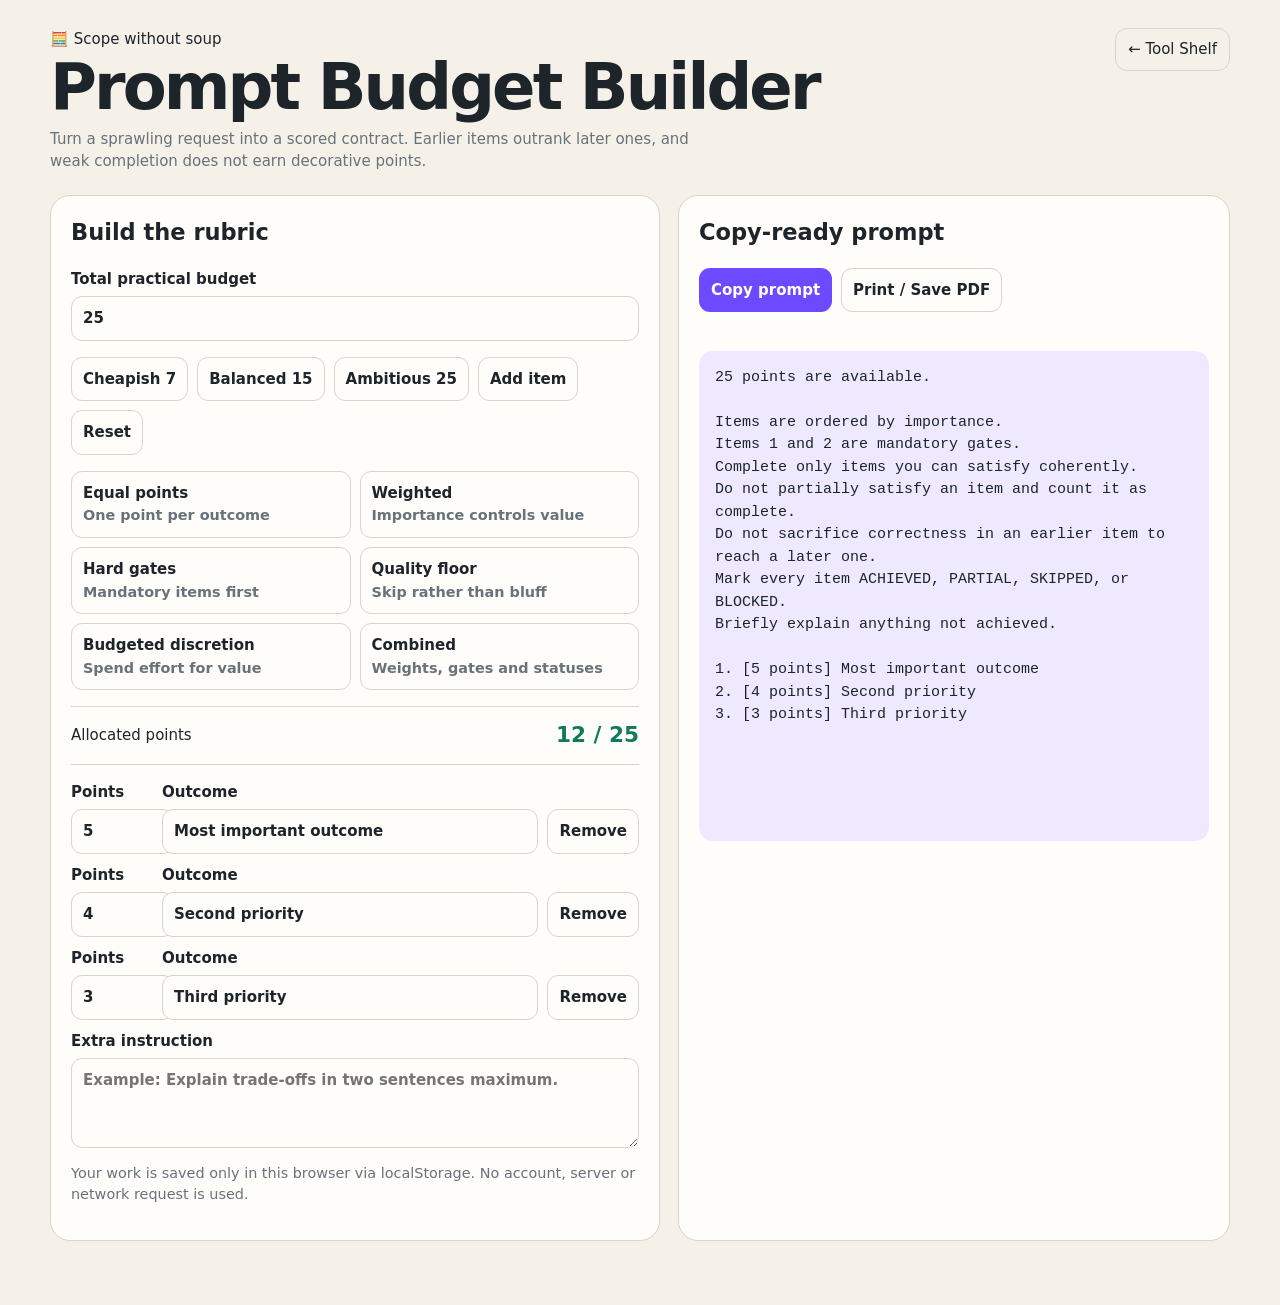
<file: prompt-budget-builder/index.html>
<!doctype html>
<html lang="en">
  <head>
    <meta charset="UTF-8" />
    <meta name="viewport" content="width=device-width, initial-scale=1.0" />
    <meta name="description" content="Turn sprawling requests into scored, copy-ready prompt contracts." />
    <title>Prompt Budget Builder — FREQUENCITY</title>
    <script type="module" crossorigin src="/assets/promptBudgetBuilder-BOGlL-p_.js"></script>
    <link rel="modulepreload" crossorigin href="/assets/jsx-runtime-Dt_q2iT1.js">
    <link rel="stylesheet" crossorigin href="/assets/promptBudgetBuilder-C_Q45CtR.css">
  </head>
  <body>
    <div id="root"></div>
  </body>
</html>
</file>
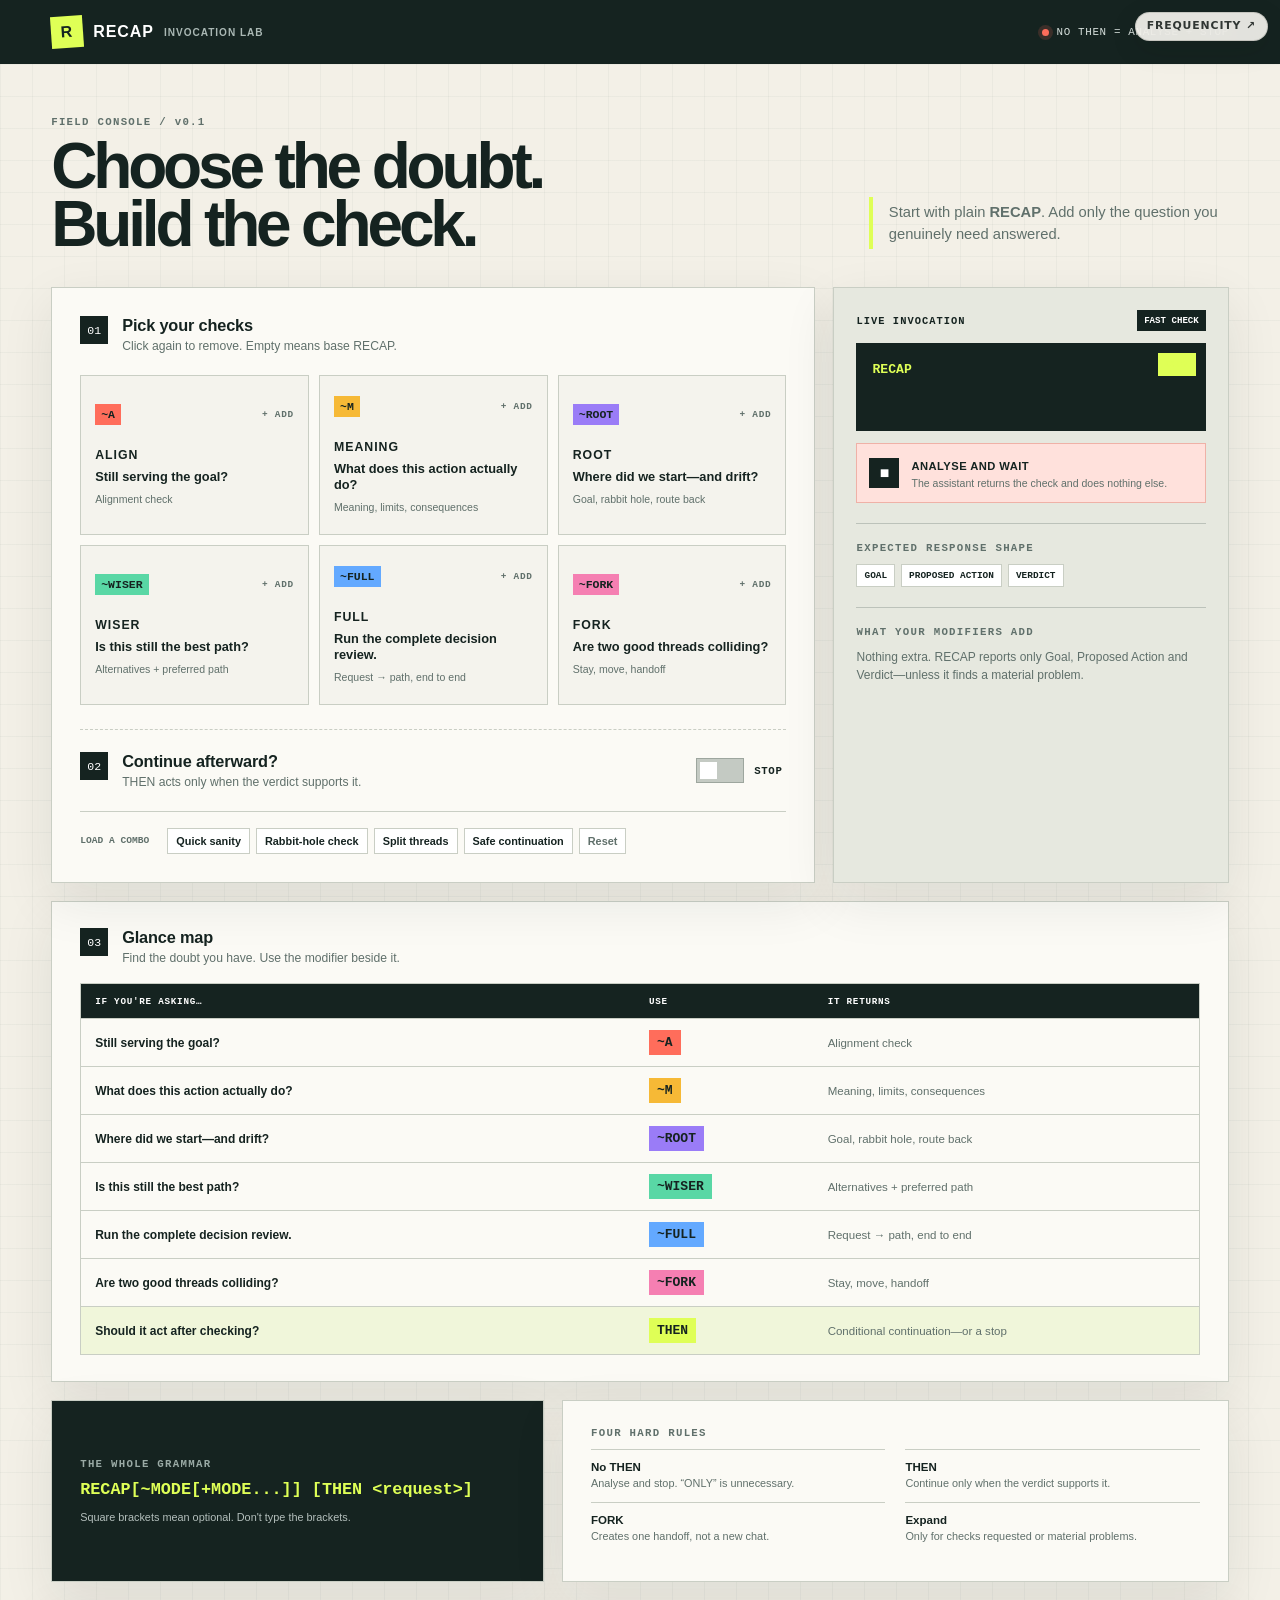
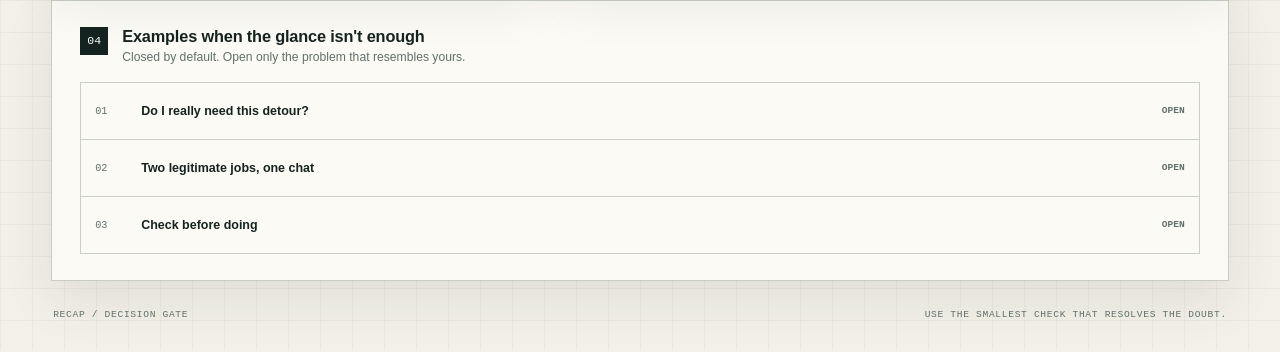
<file: recap-invocation-lab/index.html>
<!doctype html>
<html lang="en">
  <head>
    <meta charset="UTF-8" />
    <meta name="viewport" content="width=device-width, initial-scale=1.0" />
    <meta name="description" content="Explore RECAP invocation modes and choose the smallest decision gate that fits." />
    <title>RECAP Invocation Lab — FREQUENCITY</title>
    <script type="module" crossorigin src="/assets/recapInvocationLab-oaUmMHP2.js"></script>
    <link rel="modulepreload" crossorigin href="/assets/jsx-runtime-Dt_q2iT1.js">
    <link rel="stylesheet" crossorigin href="/assets/recapInvocationLab-Dklhw-Ie.css">
    <link rel="stylesheet" crossorigin href="/assets/return-link-B9u-u5az.css">
  </head>
  <body>
    <div id="root"></div>
  </body>
</html>
</file>
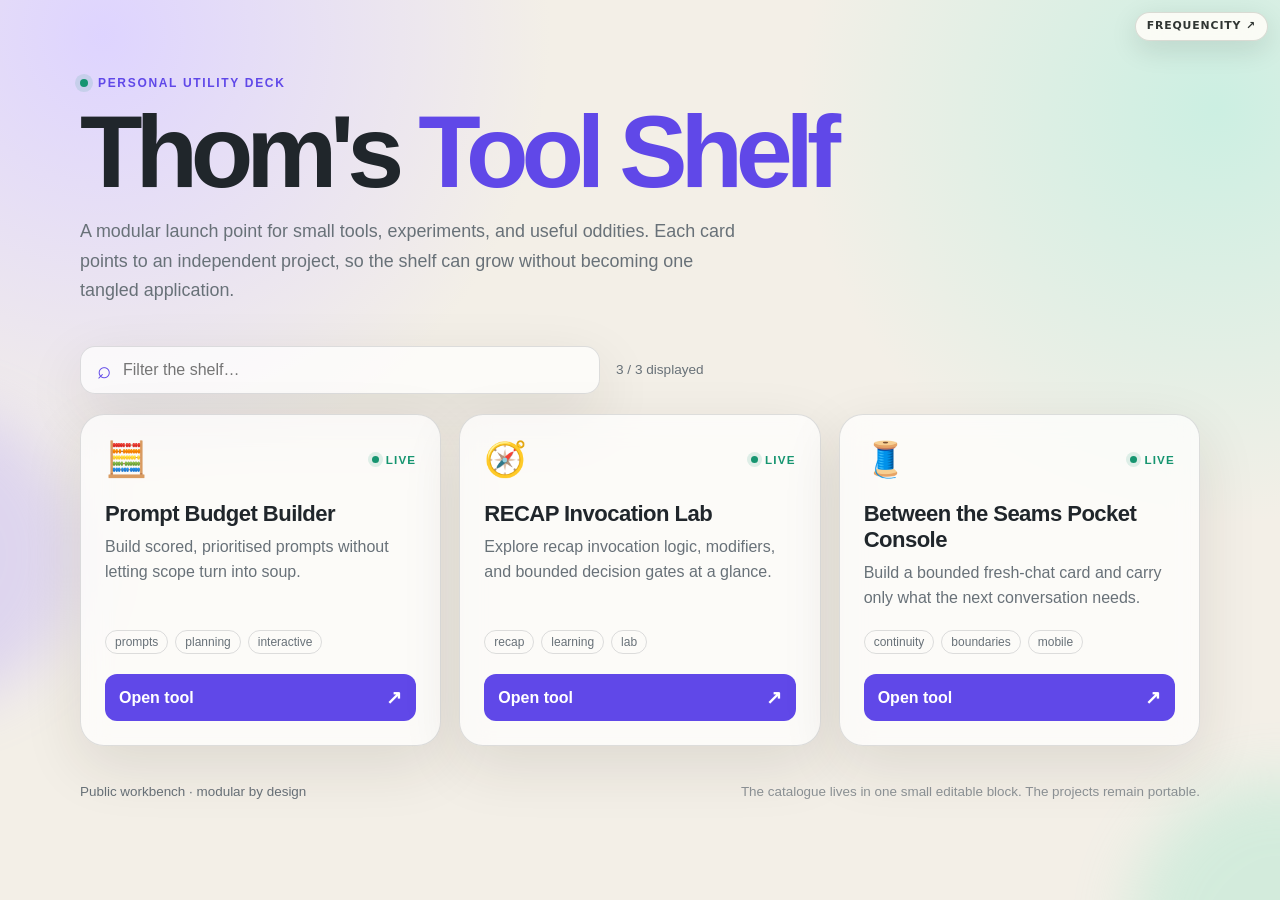
<file: tool-shelf/index.html>
<!doctype html>
<html lang="en">
  <head>
    <meta charset="UTF-8" />
    <meta name="viewport" content="width=device-width, initial-scale=1.0" />
    <meta name="description" content="Thom's modular shelf of practical tools and experiments." />
    <title>The Tool Shelf — FREQUENCITY</title>
    <script type="module" crossorigin src="/assets/toolShelf-DlHzemXu.js"></script>
    <link rel="modulepreload" crossorigin href="/assets/jsx-runtime-Dt_q2iT1.js">
    <link rel="stylesheet" crossorigin href="/assets/toolShelf-BV7J8zxr.css">
    <link rel="stylesheet" crossorigin href="/assets/return-link-B9u-u5az.css">
  </head>
  <body>
    <div id="root"></div>
  </body>
</html>
</file>
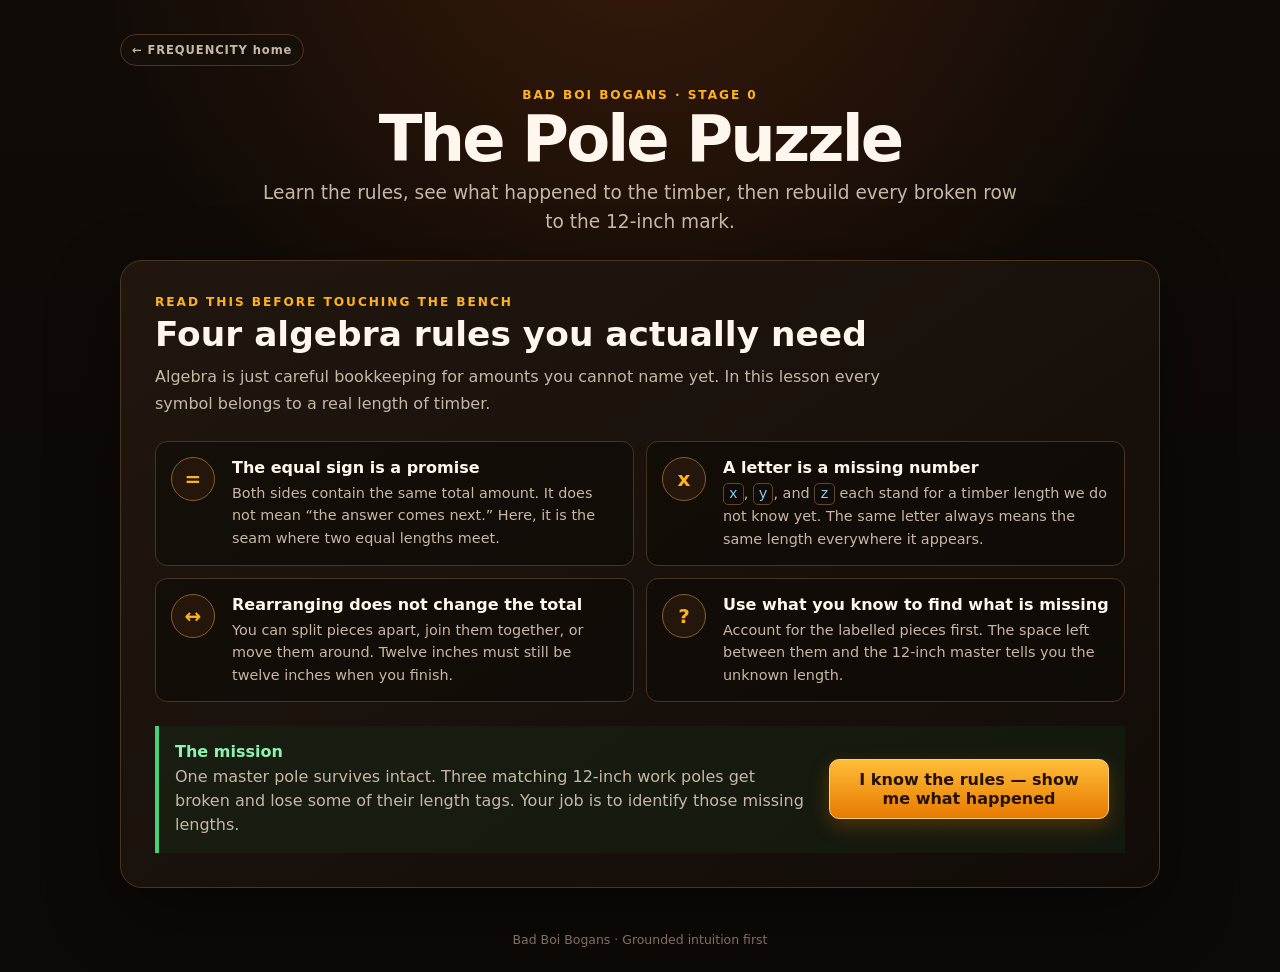
<file: bad-boi-bogans/lesson-1/index.html>
<!doctype html>
<html lang="en">
<head>
  <meta charset="utf-8">
  <meta name="viewport" content="width=device-width, initial-scale=1">
  <meta name="theme-color" content="#120d08">
  <meta name="description" content="Learn four algebra rules, watch the pole accident unfold, and solve x, y, and z in an interactive timber puzzle.">
  <title>Bad Boi Bogans — Lesson 1: The Pole Puzzle</title>
  <link rel="stylesheet" href="styles.css">
</head>
<body>
  <main class="page-shell">
    <a class="site-return" href="/">← FREQUENCITY home</a>
    <header class="hero">
      <p class="eyebrow">Bad Boi Bogans · Stage 0</p>
      <h1>The Pole Puzzle</h1>
      <p class="hero-copy">Learn the rules, see what happened to the timber, then rebuild every broken row to the 12-inch mark.</p>
    </header>

    <section class="primer-card" aria-labelledby="primer-title">
      <div class="primer-heading">
        <p class="eyebrow">Read this before touching the bench</p>
        <h2 id="primer-title">Four algebra rules you actually need</h2>
        <p>Algebra is just careful bookkeeping for amounts you cannot name yet. In this lesson every symbol belongs to a real length of timber.</p>
      </div>

      <ol class="rule-list">
        <li>
          <span class="rule-symbol" aria-hidden="true">=</span>
          <div><h3>The equal sign is a promise</h3><p>Both sides contain the same total amount. It does not mean “the answer comes next.” Here, it is the seam where two equal lengths meet.</p></div>
        </li>
        <li>
          <span class="rule-symbol" aria-hidden="true">x</span>
          <div><h3>A letter is a missing number</h3><p><code>x</code>, <code>y</code>, and <code>z</code> each stand for a timber length we do not know yet. The same letter always means the same length everywhere it appears.</p></div>
        </li>
        <li>
          <span class="rule-symbol" aria-hidden="true">↔</span>
          <div><h3>Rearranging does not change the total</h3><p>You can split pieces apart, join them together, or move them around. Twelve inches must still be twelve inches when you finish.</p></div>
        </li>
        <li>
          <span class="rule-symbol" aria-hidden="true">?</span>
          <div><h3>Use what you know to find what is missing</h3><p>Account for the labelled pieces first. The space left between them and the 12-inch master tells you the unknown length.</p></div>
        </li>
      </ol>

      <div class="primer-mission">
        <div><strong>The mission</strong><p>One master pole survives intact. Three matching 12-inch work poles get broken and lose some of their length tags. Your job is to identify those missing lengths.</p></div>
        <button class="primary-button" id="primerButton" type="button">I know the rules — show me what happened</button>
      </div>
    </section>

    <section class="puzzle-card" id="puzzleCard" aria-labelledby="puzzle-title" hidden>
      <div class="puzzle-heading">
        <div>
          <p class="eyebrow">The actual job</p>
          <h2 id="puzzle-title">Make every row match the 12-inch master beam</h2>
        </div>
        <output class="variable-readout" id="variableReadout" aria-live="polite">x = ? · y = ? · z = ?</output>
      </div>

      <div class="workshop" id="workshop">
        <div class="benchmark-zone" aria-label="Master reference beam, 12 inches long">
          <div class="bench-label">
            <span>Master reference</span>
            <span>0</span>
            <span>6</span>
            <span>12 in</span>
          </div>
          <div class="beam-grid master-grid">
            <div class="timber master-beam" id="masterBeam" style="--start: 1; --span: 12">
              <span>12-inch master beam</span>
            </div>
            <span class="mid-tick" aria-hidden="true"></span>
          </div>
        </div>

        <div class="problem-board" id="problemBoard">
          <div class="finish-line" id="finishLine" aria-hidden="true"><span>12</span></div>

          <div class="stack-row" id="rowX" data-row="x">
            <div class="row-meta">
              <span>Row 1</span>
              <strong>6 + x = 12</strong>
            </div>
            <div class="beam-grid stack-grid" aria-label="Row 1: a 6-inch piece plus x must equal 12 inches">
              <div class="timber known" style="--start: 1; --span: 6"><span>6 in</span></div>
              <button class="timber unknown target-slot" style="--start: 7; --span: 6" data-variable="x" type="button" aria-label="Unknown x slot in row 1">
                <span class="slot-mark">x</span><span class="slot-value">?</span>
              </button>
            </div>
          </div>

          <div class="stack-row" id="rowY" data-row="y">
            <div class="row-meta">
              <span>Row 2</span>
              <strong>y + y + y = 12</strong>
            </div>
            <div class="beam-grid stack-grid" aria-label="Row 2: three equal y pieces must total 12 inches">
              <button class="timber unknown target-slot" style="--start: 1; --span: 4" data-variable="y" type="button" aria-label="First unknown y slot in row 2">
                <span class="slot-mark">y</span><span class="slot-value">?</span>
              </button>
              <button class="timber unknown target-slot" style="--start: 5; --span: 4" data-variable="y" type="button" aria-label="Second unknown y slot in row 2">
                <span class="slot-mark">y</span><span class="slot-value">?</span>
              </button>
              <button class="timber unknown target-slot" style="--start: 9; --span: 4" data-variable="y" type="button" aria-label="Third unknown y slot in row 2">
                <span class="slot-mark">y</span><span class="slot-value">?</span>
              </button>
            </div>
          </div>

          <div class="stack-row" id="rowZ" data-row="z">
            <div class="row-meta">
              <span>Row 3</span>
              <strong>4 + x + z = 12</strong>
            </div>
            <div class="beam-grid stack-grid" aria-label="Row 3: a 4-inch piece plus x plus z must equal 12 inches">
              <div class="timber known" style="--start: 1; --span: 4"><span>4 in</span></div>
              <button class="timber unknown target-slot" style="--start: 5; --span: 6" data-variable="x" type="button" aria-label="Unknown x slot in row 3">
                <span class="slot-mark">x</span><span class="slot-value">?</span>
              </button>
              <button class="timber unknown target-slot" style="--start: 11; --span: 2" data-variable="z" type="button" aria-label="Unknown z slot in row 3">
                <span class="slot-mark">z</span><span class="slot-value">?</span>
              </button>
            </div>
          </div>
        </div>

        <div class="offcut-tray" id="offcutTray" aria-labelledby="trayTitle">
          <div class="tray-copy">
            <strong id="trayTitle">Test cuts</strong>
            <span>Tap or drag a cut into the glowing lettered gap.</span>
          </div>
          <div class="offcut-choices" id="offcutChoices">
            <button class="timber-choice" type="button" data-value="6" aria-label="Select the 6-inch test cut"><span>6 in</span></button>
            <button class="timber-choice" type="button" data-value="4" aria-label="Select the 4-inch test cut"><span>4 in</span></button>
            <button class="timber-choice" type="button" data-value="2" aria-label="Select the 2-inch test cut"><span>2 in</span></button>
          </div>
        </div>

        <div class="stage-message" id="stageMessage" role="status" aria-live="polite">
          <span class="message-kicker" id="messageKicker">Before the algebra</span>
          <strong id="messageText">Watch the bench build the problem you’re meant to solve.</strong>
        </div>

        <div class="story-theatre" id="storyTheatre" aria-label="How the pole puzzle was created">
          <div class="story-copy">
            <span class="story-step" id="storyStep">Scene 1 of 4</span>
            <h3 id="storyTitle">One master. Three work poles.</h3>
            <p id="storyText">Every pole starts at exactly 12 inches. The master stays safely on the top rack so there is always a trustworthy length to compare against.</p>
          </div>

          <div class="story-stage" aria-hidden="true">
            <div class="story-row story-master-row">
              <span class="story-row-name">Master</span>
              <div class="story-pole story-master-pole"><span>12 inches · reference stays intact</span></div>
            </div>

            <div class="story-row">
              <span class="story-row-name">Pole A</span>
              <div class="story-pole story-work-pole pole-a">
                <span class="story-whole-label">Work pole A · 12 inches</span>
                <span class="story-segment segment-a1" style="--story-start:1;--story-span:6;--story-shift:-4px"><span class="piece-label">6 in</span></span>
                <span class="story-segment story-unknown segment-a2" style="--story-start:7;--story-span:6;--story-shift:4px"><span class="piece-label"><i class="question-label">?</i><i class="variable-label">x</i></span></span>
                <i class="story-crack" style="--crack-at:50%"></i>
              </div>
            </div>

            <div class="story-row">
              <span class="story-row-name">Pole B</span>
              <div class="story-pole story-work-pole pole-b">
                <span class="story-whole-label">Work pole B · 12 inches</span>
                <span class="story-segment story-unknown segment-b1" style="--story-start:1;--story-span:4;--story-shift:-5px"><span class="piece-label"><i class="question-label">?</i><i class="variable-label">y</i></span></span>
                <span class="story-segment story-unknown segment-b2" style="--story-start:5;--story-span:4;--story-shift:0px"><span class="piece-label"><i class="question-label">?</i><i class="variable-label">y</i></span></span>
                <span class="story-segment story-unknown segment-b3" style="--story-start:9;--story-span:4;--story-shift:5px"><span class="piece-label"><i class="question-label">?</i><i class="variable-label">y</i></span></span>
                <i class="story-crack" style="--crack-at:33.333%"></i>
                <i class="story-crack" style="--crack-at:66.666%"></i>
              </div>
            </div>

            <div class="story-row">
              <span class="story-row-name">Pole C</span>
              <div class="story-pole story-work-pole pole-c">
                <span class="story-whole-label">Work pole C · 12 inches</span>
                <span class="story-segment segment-c1" style="--story-start:1;--story-span:4;--story-shift:-5px"><span class="piece-label">4 in</span></span>
                <span class="story-segment story-unknown segment-c2" style="--story-start:5;--story-span:6;--story-shift:0px"><span class="piece-label"><i class="question-label">?</i><i class="variable-label">x</i></span></span>
                <span class="story-segment story-unknown segment-c3" style="--story-start:11;--story-span:2;--story-shift:5px"><span class="piece-label"><i class="question-label">?</i><i class="variable-label">z</i></span></span>
                <i class="story-crack" style="--crack-at:33.333%"></i>
                <i class="story-crack" style="--crack-at:83.333%"></i>
              </div>
            </div>

            <div class="story-finish-line"><span>12-inch end</span></div>
            <div class="story-galahs"><span>&lt;!</span><span>!&gt;</span></div>
            <div class="story-crasher">🥴</div>
            <div class="story-impact">BAM!</div>
          </div>

          <button class="primary-button story-next" id="storyNextButton" type="button">Show the crash</button>
        </div>

        <div class="seam-theatre" id="seamTheatre" aria-hidden="true">
          <p class="seam-title">Same timber. Two equal arrangements.</p>
          <div class="seam-equation">
            <div class="seam-side seam-pieces" id="seamPieces">
              <span class="mini-timber">6</span><span class="mini-timber">6</span>
            </div>
            <div class="equal-seam" aria-label="equals"><i></i><i></i></div>
            <div class="seam-side"><span class="mini-timber mini-master" id="seamMaster">12</span></div>
          </div>
          <p class="seam-caption" id="seamCaption">The seam says both sides contain the same 12 inches.</p>
        </div>
      </div>

      <div class="controls">
        <button class="primary-button" id="actionButton" type="button" hidden>Prove it across the seam</button>
        <button class="secondary-button" id="replayButton" type="button">Replay what happened</button>
        <button class="secondary-button" id="resetButton" type="button">Reset bench</button>
      </div>
    </section>

    <section class="lesson-text" id="lessonText" aria-labelledby="lesson-title" hidden>
      <div class="lesson-heading">
        <p class="eyebrow">What just happened</p>
        <h2 id="lesson-title">The five teaching steps</h2>
      </div>

      <article class="lesson-step is-active" id="step1">
        <span>Step 1</span>
        <div><h3>The Benchmark</h3><p>The master timber beam is <code>12 inches</code> long. Everything stacked underneath has to finish at that same 12-inch line.</p></div>
      </article>

      <article class="lesson-step" id="step2">
        <span>Step 2</span>
        <div><h3>The Chaos &amp; The Unknowns</h3><p>The master remains intact while three matching work poles break into rows. Some length tags survive; the missing ones become <code>x</code>, <code>y</code>, and <code>z</code>. They are not magic textbook letters—just names for timber lengths you need to identify.</p></div>
      </article>

      <article class="lesson-step" id="step3">
        <span>Step 3</span>
        <div><h3>Start With x</h3><p>Row 1 already contains 6 inches. The remaining piece must also be 6 inches to reach 12, so <code>x = 6</code>. Every piece called <code>x</code> has that same length.</p></div>
      </article>

      <article class="lesson-step" id="step4">
        <span>Step 4</span>
        <div><h3>The Domino Run</h3><p>Row 3 becomes <code>4 + 6 + z = 12</code>, leaving <code>z = 2</code>. Row 2 splits the full 12 inches into three equal cuts, so each <code>y = 4</code>.</p></div>
      </article>

      <article class="lesson-step" id="step5">
        <span>Step 5</span>
        <div><h3>The Seam (=)</h3><p>The equal sign is a two-way seam between arrangements containing the same amount. The pieces can unpack into 6 + 6 or fuse back into 12 without creating or destroying any timber.</p></div>
      </article>
    </section>

    <footer>Bad Boi Bogans · Grounded intuition first</footer>
  </main>

  <script type="module" src="lesson.js"></script>
</body>
</html>
</file>
<file: assets/home-B2tOtufu.css>
:root{--ink:#111310;--cream:#f4f0e6;--paper:#fbf8f0;--muted:#6c7169;--line:#11131029;--violet:#7860eb;--electric:#3f68ee;--mint:#1b9877;--coral:#e35f41}*{box-sizing:border-box}html{background:var(--ink);min-width:320px}body{color:var(--ink);background:var(--cream);margin:0;font-family:Inter,ui-sans-serif,system-ui,-apple-system,BlinkMacSystemFont,Segoe UI,sans-serif}button,input{font:inherit}a:focus-visible,button:focus-visible,input:focus-visible{outline:3px solid var(--violet);outline-offset:3px}.hub-shell{background:radial-gradient(circle at 88% 3%, #7860eb38, transparent 25rem), var(--cream);min-height:100svh;position:relative;overflow:hidden}.grain{pointer-events:none;opacity:.22;background-image:linear-gradient(#11131009 1px,#0000 1px),linear-gradient(90deg,#11131009 1px,#0000 1px);background-size:24px 24px;position:fixed;inset:0}.hub-nav,.hub-hero,.catalogue,.hub-footer{z-index:1;width:min(1180px,100% - 40px);margin-inline:auto;position:relative}.hub-nav{border-bottom:1px solid var(--line);justify-content:space-between;align-items:center;min-height:82px;display:flex}.wordmark{color:var(--ink);letter-spacing:.14em;font-size:.82rem;font-weight:850;text-decoration:none}.wordmark span{background:var(--ink);width:28px;height:28px;color:var(--cream);letter-spacing:0;border-radius:50%;place-items:center;margin-right:9px;display:inline-grid}.github-link{color:var(--muted);font-size:.78rem;font-weight:750;text-decoration:none}.hub-hero{padding:clamp(68px,10vw,132px) 0 82px}.overline,.section-number,.card-kicker{color:var(--muted);letter-spacing:.16em;text-transform:uppercase;margin:0;font-size:.7rem;font-weight:800}.hub-hero h1{letter-spacing:-.075em;max-width:1000px;margin:21px 0 42px;font-family:Georgia,Times New Roman,serif;font-size:clamp(4.1rem,11.5vw,9.4rem);font-weight:500;line-height:.78}.hub-hero h1 em{color:var(--violet);font-style:italic}.hero-lower{border-top:1px solid var(--line);justify-content:space-between;align-items:flex-end;gap:28px;padding-top:23px;display:flex}.hero-lower>p{color:#4f554e;max-width:625px;margin:0;font-size:clamp(1rem,2vw,1.2rem);line-height:1.6}.privacy-chip{border:1px solid var(--line);color:var(--muted);white-space:nowrap;background:#fff6;border-radius:999px;align-items:center;gap:8px;padding:9px 12px;font-size:.74rem;font-weight:700;display:flex}.privacy-chip i{background:var(--mint);border-radius:50%;width:8px;height:8px;box-shadow:0 0 0 4px #1b98771f}.catalogue{padding:34px 0 76px}.catalogue-heading{justify-content:space-between;align-items:flex-end;gap:22px;margin-bottom:24px;display:flex}.catalogue-heading h2{letter-spacing:-.045em;margin:6px 0 0;font-size:clamp(1.8rem,4vw,3.2rem)}.filter{border:1px solid var(--line);background:var(--paper);border-radius:999px;align-items:center;gap:9px;width:min(100%,340px);padding:12px 14px;display:flex}.filter>span{color:var(--violet);font-size:1.35rem;line-height:0}.filter input{min-width:0;color:var(--ink);background:0 0;border:0;outline:0;flex:1}.filter button{color:var(--muted);cursor:pointer;background:0 0;border:0;font-size:1.15rem}.tool-grid{border-top:1px solid var(--line);border-left:1px solid var(--line);grid-template-columns:repeat(2,minmax(0,1fr));display:grid}.tool-card{--accent:var(--violet);border-right:1px solid var(--line);border-bottom:1px solid var(--line);background:#fbf8f0b8;flex-direction:column;min-height:390px;padding:clamp(23px,4vw,38px);transition:background .2s,transform .2s;display:flex;position:relative}.tool-card:hover{z-index:1;background:var(--paper);transform:translateY(-3px);box-shadow:0 24px 70px #1113101a}.accent-electric{--accent:var(--electric)}.accent-mint{--accent:var(--mint)}.accent-coral{--accent:var(--coral)}.card-index{color:var(--accent);font:700 .78rem/1 ui-monospace,SFMono-Regular,Menlo,monospace;position:absolute;top:25px;right:28px}.card-kicker{color:var(--accent)}.tool-card h3{letter-spacing:-.05em;max-width:440px;margin:44px 0 15px;font-size:clamp(1.75rem,4vw,3rem);line-height:1.02}.card-description{max-width:510px;color:var(--muted);margin:0 0 26px;line-height:1.6}.card-tags{flex-wrap:wrap;gap:6px;margin-top:auto;padding-bottom:24px;display:flex}.card-tags span{border:1px solid var(--line);color:var(--muted);border-radius:999px;padding:5px 8px;font-size:.68rem}.open-button{background:var(--accent);color:#fff;border-radius:8px;justify-content:space-between;align-items:center;padding:13px 14px;font-weight:800;text-decoration:none;display:flex}.open-button span{font-size:1.15rem}.empty-state{color:var(--muted);padding:38px 0}.hub-footer{color:#b6bbb3;background:var(--ink);box-shadow:0 0 0 100vmax var(--ink);clip-path:inset(0 -100vmax);border-top:1px solid #ffffff29;justify-content:space-between;gap:22px;padding:25px 0 42px;font-size:.74rem;display:flex}.hub-footer p{margin:0}@media (width<=760px){.hub-nav,.hub-hero,.catalogue,.hub-footer{width:min(100% - 28px,1180px)}.hub-hero{padding-top:62px}.hero-lower,.catalogue-heading{flex-direction:column;align-items:stretch}.privacy-chip{width:fit-content}.filter{width:100%}.tool-grid{grid-template-columns:1fr}.tool-card{min-height:340px}.hub-footer{flex-direction:column}}
</file>
<file: assets/home-lesson1-accent.css>
:root { --amber: #b85d12; }
.accent-amber { --accent: var(--amber); }
</file>
<file: assets/betweenSeamsPocketConsole-D0cAllDe.css>
:root{--ink:#111514;--muted:#59615f;--paper:#f3f0e8;--paper-strong:#fffdf7;--line:#d9d4c8;--signal:#ff6f4d;--signal-dark:#d84a2b;--mint:#a9e7cf;--mint-dark:#175d4b;--night:#0d1010}*{box-sizing:border-box}html{background:var(--night);scroll-behavior:smooth;min-width:320px}body{background:var(--night);color:var(--ink);font-family:var(--font-geist-sans), Arial, Helvetica, sans-serif;-webkit-font-smoothing:antialiased;margin:0}button,textarea,input{font:inherit}button{-webkit-tap-highlight-color:transparent}button:focus-visible,textarea:focus-visible,input:focus-visible,pre:focus-visible{outline:3px solid var(--signal);outline-offset:3px}.site-shell{background:linear-gradient(#ffffff07 1px, transparent 1px), linear-gradient(90deg, #ffffff07 1px, transparent 1px), var(--night);background-size:28px 28px;min-height:100svh;padding:20px 14px 44px;position:relative;overflow:hidden}.ambient{filter:blur(90px);pointer-events:none;opacity:.22;border-radius:999px;position:absolute}.ambient-one{background:var(--signal);width:330px;height:330px;top:-180px;right:-160px}.ambient-two{background:var(--mint);width:280px;height:280px;bottom:6%;left:-210px}.console{z-index:1;width:min(100%,760px);margin:0 auto;position:relative}.masthead{color:#f9f6ee;padding:10px 4px 22px}.identity-row{align-items:center;gap:14px;display:flex}.seam-mark{border:1px solid #ffffff47;border-radius:999px;place-content:center;gap:4px;width:42px;height:54px;padding:8px 10px;display:grid;transform:rotate(9deg)}.seam-mark span{background:var(--signal);border-radius:99px;width:18px;height:3px}.seam-mark span:nth-child(2){background:var(--mint);transform:translate(-4px)}.eyebrow{color:var(--mint);font-family:var(--font-geist-mono), monospace;letter-spacing:.17em;text-transform:uppercase;margin:0 0 2px;font-size:.7rem;font-weight:700}h1{letter-spacing:-.045em;margin:0;font-size:clamp(1.65rem,8vw,2.75rem);font-weight:650;line-height:1}.lede{color:#c9ceca;max-width:590px;margin:22px 0 18px;font-size:clamp(1rem,3.9vw,1.12rem);line-height:1.55}.local-note{color:#aab4b0;background:#a9e7cf14;border:1px solid #a9e7cf3b;border-radius:12px;align-items:flex-start;gap:10px;width:fit-content;padding:10px 12px;font-size:.76rem;line-height:1.42;display:flex}.local-note strong{color:#dff9ee;font-weight:650;display:block}.pulse{background:var(--mint);border-radius:50%;flex:none;width:8px;height:8px;margin-top:5px;box-shadow:0 0 0 5px #a9e7cf1a}.step-nav{grid-template-columns:repeat(3,1fr);gap:6px;margin:0 4px 10px;display:grid}.step-nav button{color:#818986;cursor:pointer;background:#ffffff0f;border:0;border-radius:12px 12px 5px 5px;justify-content:center;align-items:center;gap:7px;min-height:48px;font-size:.82rem;font-weight:650;display:flex}.step-nav button span{width:22px;height:22px;font-family:var(--font-geist-mono), monospace;border:1px solid;border-radius:50%;place-items:center;font-size:.68rem;display:grid}.step-nav button.active{background:var(--paper);color:var(--ink)}.step-nav button.active span{border-color:var(--signal);background:var(--signal);color:#fff}.step-nav button.complete{color:var(--mint)}.work-card{background:var(--paper);border:1px solid #ffffff29;border-radius:22px;overflow:hidden;box-shadow:0 24px 80px #0000005c}.step-panel,.result-panel{padding:24px 18px 10px}.section-heading{margin-bottom:28px}.section-heading p,.result-heading p{color:var(--signal-dark);font-family:var(--font-geist-mono), monospace;letter-spacing:.13em;text-transform:uppercase;margin:0 0 7px;font-size:.7rem;font-weight:750}.section-heading h2,.result-heading h2{letter-spacing:-.04em;margin:0;font-size:clamp(1.65rem,7vw,2.2rem);font-weight:670;line-height:1.04}.section-heading>span{color:var(--muted);margin-top:10px;font-size:.9rem;line-height:1.5;display:block}.field{margin-bottom:26px}.field-heading{justify-content:space-between;align-items:center;gap:12px;margin-bottom:5px;display:flex}.field label,.stage-fieldset legend{color:var(--ink);font-size:.94rem;font-weight:720}.unresolved-button{border:1px solid var(--line);min-height:36px;color:var(--muted);cursor:pointer;white-space:nowrap;background:0 0;border-radius:999px;padding:0 9px;font-size:.7rem}.unresolved-button:hover{border-color:var(--signal);color:var(--signal-dark)}.field-prompt,.stage-fieldset>p{color:var(--muted);margin:0 0 10px;font-size:.8rem;line-height:1.45}textarea{resize:vertical;background:var(--paper-strong);width:100%;min-height:102px;color:var(--ink);border:1px solid #ccc6b9;border-radius:13px;padding:14px 15px;font-size:16px;line-height:1.45;transition:border-color .14s,box-shadow .14s;display:block}textarea::placeholder{color:#92938c}textarea:focus{border-color:var(--mint-dark);outline:none;box-shadow:0 0 0 4px #175d4b14}.stage-fieldset{border:0;margin:2px 0 28px;padding:0}.stage-fieldset legend{margin-bottom:5px}.stage-grid{gap:7px;display:grid}.stage-grid label{border:1px solid var(--line);cursor:pointer;background:#ffffff73;border-radius:12px;grid-template-columns:minmax(82px,auto) 1fr;align-items:center;min-height:57px;padding:9px 12px;transition:border-color .14s,background .14s,transform .14s;display:grid}.stage-grid label:active{transform:scale(.99)}.stage-grid label.selected{border-color:var(--mint-dark);background:#e1f2e9}.stage-grid input{opacity:0;pointer-events:none;position:absolute}.stage-name{color:var(--ink);font-family:var(--font-geist-mono), monospace;letter-spacing:.03em;font-size:.76rem;font-weight:750}.stage-description{color:var(--muted);font-size:.72rem;line-height:1.35}.agreement-toggle{cursor:pointer;background:#ffffff61;border:1px dashed #aaa597;border-radius:13px;align-items:flex-start;gap:11px;margin:2px 0 18px;padding:14px;display:flex}.agreement-toggle input{width:20px;height:20px;accent-color:var(--mint-dark);flex:none;margin:1px 0 0}.agreement-toggle span{color:var(--muted);font-size:.77rem;line-height:1.45}.agreement-toggle strong{color:var(--ink);margin-bottom:2px;font-size:.84rem;display:block}.navigation-row{border-top:1px solid var(--line);background:#eae6dc;justify-content:space-between;align-items:center;gap:12px;padding:16px 18px 20px;display:flex}.navigation-row button,.primary-actions button,.json-button,.edit-button{cursor:pointer;border-radius:12px;min-height:48px;font-weight:680}.back-button{color:var(--muted);background:0 0;border:0;padding:0 12px}.next-button{border:1px solid var(--ink);background:var(--ink);color:#fff;min-width:148px;padding:0 17px;box-shadow:0 6px #8b877d}.next-button:active{transform:translateY(3px);box-shadow:0 3px #8b877d}.generate-button{border-color:var(--signal-dark);background:var(--signal);color:#24110b;box-shadow:0 6px 0 var(--signal-dark)}.result-panel{padding-bottom:18px}.result-heading{justify-content:space-between;align-items:flex-start;gap:14px;margin-bottom:22px;display:flex}.edit-button{border:1px solid var(--line);min-height:40px;color:var(--muted);background:0 0;flex:none;padding:0 12px;font-size:.74rem}.card-output{color:#e5eee9;max-height:430px;font-family:var(--font-geist-mono), ui-monospace, monospace;white-space:pre-wrap;word-break:break-word;scrollbar-color:#59615f transparent;background:#161a19;border:1px solid #313836;border-radius:14px;margin:0;padding:17px;font-size:.72rem;line-height:1.65;overflow:auto}.primary-actions{gap:9px;margin-top:13px;display:grid}.primary-actions button,.json-button{width:100%;padding:0 14px}.copy-button{border:1px solid var(--mint-dark);background:var(--mint);color:#0e352b}.download-button{border:1px solid var(--ink);color:var(--ink);background:0 0}.json-button{color:var(--muted);text-underline-offset:3px;background:0 0;border:0;margin-top:9px;font-size:.76rem;text-decoration:underline}.handoff-note{border-left:3px solid var(--signal);background:#ff6f4d14;gap:12px;margin-top:18px;padding:13px;display:flex}.handoff-note>span{color:var(--signal-dark);font-weight:800}.handoff-note p{color:var(--muted);margin:0;font-size:.77rem;line-height:1.48}footer{color:#7e8783;justify-content:space-between;align-items:center;gap:10px;min-height:58px;padding:12px 5px 0;font-size:.7rem;display:flex}footer p{margin:0}footer button{color:#8e9793;cursor:pointer;text-underline-offset:3px;background:0 0;border:0;min-height:40px;padding:0 8px;font-size:.7rem;text-decoration:underline}.clear-confirmation{color:#d8ddd9;align-items:center;gap:4px;display:flex}.clear-confirmation .clear-yes{color:#ff9a82}@media (width>=620px){.site-shell{padding:42px 24px 64px}.masthead{padding:10px 12px 30px}.step-panel,.result-panel{padding:36px 38px 20px}.navigation-row{padding:18px 38px 26px}.stage-grid{grid-template-columns:repeat(2,1fr)}.primary-actions{grid-template-columns:1.45fr 1fr}}@media (prefers-reduced-motion:reduce){*,:before,:after{scroll-behavior:auto!important;transition:none!important}}
</file>
<file: assets/return-link-B9u-u5az.css>
.freq-return{z-index:9999;color:#303633;letter-spacing:.08em;-webkit-backdrop-filter:blur(12px);backdrop-filter:blur(12px);background:#fffdf7e0;border:1px solid #11151424;border-radius:999px;padding:8px 11px;font:750 .68rem/1 system-ui,sans-serif;text-decoration:none;position:fixed;top:12px;right:12px;box-shadow:0 8px 28px #1115141f}.freq-return:hover{transform:translateY(-1px)}.freq-return-dark{color:#dff9ee;background:#0d1010c7;border-color:#ffffff2e}@media (width<=560px){.freq-return{padding:7px 9px;font-size:.61rem;top:8px;right:8px}}
</file>
<file: claim-crucible/styles.css>
:root {
  --bg: #101418;
  --bg-soft: #161c22;
  --panel: #1b232b;
  --panel-2: #202a34;
  --ink: #e8ecef;
  --ink-dim: #9fb0bd;
  --ink-faint: #6b7a86;
  --line: #2c3946;
  --accent: #c9a85c;      /* gilt bronze, courtroom */
  --accent-soft: #e6cc8a;
  --support: #4f9d6f;     /* green — supports */
  --support-bg: #14301f;
  --oppose: #c96a5a;      /* red — challenges */
  --oppose-bg: #331c1a;
  --ctx: #5d8fb0;         /* blue — contextual */
  --ctx-bg: #152a38;
  --ambig: #b08a54;       /* amber — ambiguous */
  --ambig-bg: #33291a;
  --hi: #3a4a21;
  --hi-bg: #2a3318;
  --med: #4a3a1c;
  --med-bg: #332a16;
  --lo: #4a3234;
  --lo-bg: #2e1e20;
  --focus: #7fb5e8;
  --radius: 10px;
  --shadow: 0 6px 22px rgba(0,0,0,.35);
  --maxw: 1180px;
}

* { box-sizing: border-box; }

html { -webkit-text-size-adjust: 100%; scroll-behavior: smooth; }

@media (prefers-reduced-motion: reduce) {
  html { scroll-behavior: auto; }
  *, *::before, *::after { animation: none !important; transition: none !important; }
}

body {
  margin: 0;
  font-family: Georgia, "Times New Roman", Times, serif;
  background:
    radial-gradient(1200px 500px at 20% -10%, #1d2630 0%, transparent 60%),
    radial-gradient(900px 480px at 85% 0%, #1c2329 0%, transparent 55%),
    var(--bg);
  color: var(--ink);
  line-height: 1.5;
}

a { color: var(--accent-soft); }
a:hover, a:focus { color: var(--accent); }

:focus-visible {
  outline: 3px solid var(--focus);
  outline-offset: 2px;
  border-radius: 4px;
}

.skip-link {
  position: absolute;
  left: -999px;
  top: 0;
  z-index: 50;
  background: var(--panel-2);
  color: var(--ink);
  padding: .6rem 1rem;
  border-radius: 0 0 var(--radius) 0;
  text-decoration: none;
}
.skip-link:focus { left: 0; }

/* ---------- Header ---------- */
.cc-header {
  position: sticky;
  top: 0;
  z-index: 20;
  background: rgba(16,20,24,.92);
  backdrop-filter: blur(6px);
  border-bottom: 1px solid var(--line);
}
.cc-header-inner {
  max-width: var(--maxw);
  margin: 0 auto;
  padding: .65rem 1rem;
  display: flex;
  align-items: center;
  justify-content: space-between;
  gap: 1rem;
  flex-wrap: wrap;
}
.cc-brand { display: flex; align-items: center; gap: .55rem; }
.cc-brand-mark { color: var(--accent); font-size: 1.3rem; }
.cc-title { font-size: 1.15rem; letter-spacing: .12em; text-transform: uppercase; color: var(--accent-soft); }
.cc-nav { display: flex; flex-wrap: wrap; gap: .35rem .9rem; }
.cc-nav a { color: var(--ink-dim); text-decoration: none; font-size: .86rem; font-family: inherit; }
.cc-nav a:hover, .cc-nav a:focus { color: var(--accent-soft); }

/* ---------- Layout ---------- */
.cc-main { max-width: var(--maxw); margin: 0 auto; padding: 1.25rem 1rem 4rem; }
.cc-section { margin: 2.4rem 0; }
.cc-h2 {
  font-size: 1.5rem;
  letter-spacing: .02em;
  color: var(--accent-soft);
  border-left: 4px solid var(--accent);
  padding-left: .75rem;
  margin: 0 0 1rem;
}
.cc-kicker { display: block; font-family: Verdana, sans-serif; font-size: .72rem; letter-spacing: .2em; text-transform: uppercase; color: var(--ink-faint); margin-bottom: .4rem; }
.cc-claim-text { font-size: 1.6rem; line-height: 1.3; font-weight: 600; margin: 0; color: var(--ink); }

/* ---------- Epistemic note ---------- */
.cc-epistemic-note {
  margin-top: 1rem;
  border: 1px dashed var(--line);
  border-radius: var(--radius);
  background: var(--bg-soft);
  padding: .9rem 1rem;
  font-size: .95rem;
  color: var(--ink-dim);
}
.cc-epistemic-note code { color: var(--accent-soft); }

/* ---------- Verdict ---------- */
.cc-verdict-bands { display: grid; grid-template-columns: 1.4fr 1fr; gap: 1rem; }
.cc-verdict-card { border-radius: var(--radius); padding: 1.2rem 1.4rem; box-shadow: var(--shadow); border: 1px solid var(--line); }
.cc-verdict-label { font-family: Verdana, sans-serif; font-size: .72rem; letter-spacing: .22em; text-transform: uppercase; color: var(--ink-faint); }
.cc-verdict-value { font-size: 2rem; font-weight: 700; margin: .3rem 0; }
.cc-confidence { font-size: .9rem; color: var(--ink-dim); }
.cc-confidence .pct { font-weight: 700; font-size: 1.4rem; color: var(--accent-soft); }
.v-substantiated { background: linear-gradient(135deg, #0f2b1b, #14301f); }
.v-partly { background: linear-gradient(135deg, #262615, #2d2b17); }
.v-unsupported, .v-insufficient { background: linear-gradient(135deg, #242425, #2c2c2e); }
.v-contradicted { background: linear-gradient(135deg, #331c1a, #3d2320); }
.v-substantiated .cc-verdict-value { color: #8fd6a8; }
.v-partly .cc-verdict-value { color: #e6cc8a; }
.v-unsupported .cc-verdict-value, .v-insufficient .cc-verdict-value { color: #cfd6db; }
.v-contradicted .cc-verdict-value { color: #ef9c8c; }

.cc-quality-summary { border: 1px solid var(--line); border-radius: var(--radius); background: var(--bg-soft); padding: 1.1rem 1.3rem; }
.cc-quality-summary h4 { margin: 0 0 .6rem; font-size: .9rem; color: var(--ink-dim); text-transform: uppercase; letter-spacing: .1em; }
.cc-bars { display: grid; gap: .4rem; }
.cc-bar-row { display: grid; grid-template-columns: 64px 1fr 42px; align-items: center; gap: .5rem; font-size: .82rem; color: var(--ink-dim); }
.cc-bar-track { height: 10px; background: #0b0f13; border-radius: 6px; overflow: hidden; }
.cc-bar-fill { height: 100%; border-radius: 6px; }
.cc-bar-fill.high { background: var(--support); }
.cc-bar-fill.medium { background: var(--ctx); }
.cc-bar-fill.low { background: var(--oppose); }
.cc-bar-num { text-align: right; color: var(--ink); }

.cc-verdict-explanation { margin-top: 1rem; border-left: 3px solid var(--accent); padding: .4rem 1rem; color: var(--ink-dim); }

/* ---------- Epistemic table ---------- */
.cc-epistemic-table { margin-top: 1.4rem; display: grid; gap: 1rem; }
.cc-epi-row { border: 1px solid var(--line); border-left: 4px solid var(--accent); border-radius: var(--radius); background: var(--bg-soft); padding: .9rem 1.1rem; }
.cc-epi-row.observed { border-left-color: var(--support); }
.cc-epi-row.inferred { border-left-color: var(--ctx); }
.cc-epi-row.unresolved { border-left-color: var(--ambig); }
.cc-epi-label { font-family: Verdana, sans-serif; font-size: .72rem; letter-spacing: .22em; text-transform: uppercase; color: var(--ink-faint); display: block; margin-bottom: .2rem; }
.cc-epi-body { color: var(--ink-dim); }

/* ---------- Facts grid ---------- */
.cc-facts-grid { display: grid; grid-template-columns: 1fr 1fr; gap: 1rem; }
.cc-panel { border: 1px solid var(--line); background: var(--bg-soft); border-radius: var(--radius); padding: 1rem 1.2rem; margin-top: 1rem; }
.cc-panel:first-child { margin-top: 0; }
.cc-panel h3 { margin: 0 0 .7rem; font-size: 1.05rem; color: var(--accent-soft); }
.cc-facts-grid .cc-panel { margin-top: 0; }
.cc-panel ul { margin: 0; padding-left: 1.2rem; color: var(--ink-dim); }
.cc-panel li { margin: .4rem 0; }
.cc-warn-list { list-style: none; padding-left: 0 !important; }
.cc-warn-list li { padding-left: 1.4rem; position: relative; }
.cc-warn-list li::before { content: "⚠"; position: absolute; left: 0; color: var(--ambig); }
.cc-tag { display: inline-block; font-family: Verdana, sans-serif; font-size: .66rem; letter-spacing: .06em; padding: .1rem .45rem; border-radius: 4px; margin-left: .35rem; vertical-align: middle; }
.cc-cite { font-family: monospace; font-size: .78rem; color: var(--ctx); }

/* ---------- Matrix ---------- */
.cc-table-wrap { overflow-x: auto; border: 1px solid var(--line); border-radius: var(--radius); }
.cc-matrix { border-collapse: collapse; width: 100%; min-width: 680px; }
.cc-matrix th, .cc-matrix td { padding: .7rem .8rem; border-bottom: 1px solid var(--line); text-align: left; vertical-align: top; }
.cc-matrix thead th { background: var(--panel-2); font-family: Verdana, sans-serif; font-size: .72rem; text-transform: uppercase; letter-spacing: .08em; color: var(--ink-dim); }
.cc-matrix tbody tr:nth-child(even) { background: rgba(255,255,255,.02); }
.cc-status { display: inline-block; font-family: Verdana, sans-serif; font-size: .68rem; letter-spacing: .05em; text-transform: uppercase; padding: .16rem .5rem; border-radius: 4px; white-space: nowrap; }
.cc-status.support { background: var(--support-bg); color: #8fd6a8; }
.cc-status.challenge { background: var(--oppose-bg); color: #ef9c8c; }
.cc-status.context { background: var(--ctx-bg); color: #9cc4de; }
.cc-status.ambiguous { background: var(--ambig-bg); color: #e6c695; }

/* ---------- Two cases ---------- */
.cc-case-cols { display: grid; grid-template-columns: 1fr 1fr; gap: 1rem; }
.cc-case-col { border-radius: var(--radius); padding: 1rem 1.2rem; }
.cc-supporting { background: var(--support-bg); border: 1px solid #2d6d48; }
.cc-opposing { background: var(--oppose-bg); border: 1px solid #6d3a32; }
.cc-case-col h3 { margin: 0 0 .7rem; }
.cc-supporting h3 { color: #8fd6a8; }
.cc-opposing h3 { color: #ef9c8c; }
.cc-case-list { list-style: none; margin: 0; padding: 0; }
.cc-case-list li { margin: .55rem 0; color: var(--ink-dim); }
.cc-case-list .cc-em { color: var(--ink); font-weight: 600; }

/* ---------- Filters ---------- */
.cc-filters { display: flex; flex-wrap: wrap; gap: .8rem; align-items: flex-end; margin-bottom: 1.1rem; }
.cc-search, .cc-filter { display: grid; gap: .25rem; }
.cc-search span, .cc-filter span { font-family: Verdana, sans-serif; font-size: .7rem; text-transform: uppercase; letter-spacing: .08em; color: var(--ink-faint); }
.cc-search input, .cc-filter select {
  font-family: inherit; font-size: .95rem; color: var(--ink);
  background: var(--panel); border: 1px solid var(--line); border-radius: 7px;
  padding: .5rem .7rem;
}
.cc-search input { width: 230px; }
.cc-btn { font-family: inherit; font-size: .9rem; padding: .5rem .9rem; border-radius: 7px; cursor: pointer; }
.cc-btn-ghost { background: transparent; border: 1px solid var(--line); color: var(--ink-dim); }
.cc-btn-ghost:hover, .cc-btn-ghost:focus { color: var(--ink); border-color: var(--accent); }
.cc-source-count { font-family: Verdana, sans-serif; font-size: .78rem; color: var(--ink-faint); margin-left: auto; }

/* ---------- Source grid ---------- */
.cc-source-grid { list-style: none; margin: 0; padding: 0; display: grid; grid-template-columns: repeat(auto-fill, minmax(300px, 1fr)); gap: 1rem; }
.cc-source-card { border: 1px solid var(--line); border-radius: var(--radius); background: var(--bg-soft); display: flex; flex-direction: column; }
.cc-source-card.hidden { display: none; }
.cc-source-card.supports { border-top: 4px solid var(--support); }
.cc-source-card.challenges { border-top: 4px solid var(--oppose); }
.cc-source-card.contextual { border-top: 4px solid var(--ctx); }
.cc-source-card.ambiguous { border-top: 4px solid var(--ambig); }
.cc-source-head { padding: .9rem 1rem .4rem; }
.cc-source-id { font-family: monospace; font-size: .75rem; color: var(--accent); }
.cc-source-title { font-weight: 700; margin: .3rem 0 .2rem; font-size: 1rem; line-height: 1.3; color: var(--ink); }
.cc-source-meta { font-size: .8rem; color: var(--ink-faint); }
.cc-source-badges { display: flex; flex-wrap: wrap; gap: .35rem; padding: .4rem 1rem; }
.cc-badge { font-family: Verdana, sans-serif; font-size: .62rem; letter-spacing: .06em; text-transform: uppercase; padding: .14rem .45rem; border-radius: 4px; border: 1px solid; }
.cc-badge.status { border-color: currentColor; }
.cc-badge.status.supports { color: #8fd6a8; }
.cc-badge.status.challenges { color: #ef9c8c; }
.cc-badge.status.contextual { color: #9cc4de; }
.cc-badge.status.ambiguous { color: #e6c695; }
.cc-badge.authority.high { background: var(--hi-bg); color: #b8d26a; }
.cc-badge.authority.medium { background: var(--med-bg); color: #e6cc8a; }
.cc-badge.authority.low { background: var(--lo-bg); color: #eaa9a0; }
.cc-badge.type { background: var(--panel-2); color: var(--ink-dim); }
.cc-badge.verify.inspected { border-color: var(--support); color: #8fd6a8; }
.cc-badge.verify.search { border-color: var(--ambig); color: #e6c695; }
.cc-badge.verify.unresolved { border-color: var(--oppose); color: #ef9c8c; }
.cc-badge.indep.independent { color: #8fd6a8; }
.cc-badge.indep.derivative { color: #e6c695; }
.cc-badge.indep.unresolved { color: #ef9c8c; }
.cc-source-summary { flex: 1; padding: .2rem 1rem; color: var(--ink-dim); font-size: .9rem; }
.cc-source-summary ul { margin: .4rem 0; padding-left: 1.1rem; }
.cc-source-actions { padding: .6rem 1rem 1rem; display: flex; gap: .6rem; align-items: center; flex-wrap: wrap; }
.cc-link { display: inline-block; padding: .35rem .7rem; border-radius: 6px; background: var(--panel-2); border: 1px solid var(--line); color: var(--ink); text-decoration: none; font-size: .85rem; }
.cc-link:hover, .cc-link:focus { border-color: var(--accent); color: var(--accent-soft); }
.cc-toggle { font-family: inherit; font-size: .8rem; background: transparent; border: none; color: var(--ctx); cursor: pointer; padding: 0; }
.cc-toggle[aria-expanded="false"] .cc-more, .cc-toggle[aria-expanded="true"] .cc-less { display: inline; }
.cc-toggle[aria-expanded="true"] .cc-more, .cc-toggle[aria-expanded="false"] .cc-less { display: none; }
.cc-strength { font-size: .84rem; color: var(--ink-faint); margin: .3rem 0; }

/* ---------- Contradictions / timeline / lists ---------- */
.cc-contradictions, .cc-change-list { list-style: none; margin: 0; padding: 0; }
.cc-contradictions li, .cc-change-list li { border-left: 3px solid var(--ambig); background: var(--bg-soft); border-radius: 0 var(--radius) var(--radius) 0; padding: .7rem 1rem; margin: .7rem 0; color: var(--ink-dim); }
.cc-timeline { list-style: none; margin: 0; padding: 0; border-left: 2px solid var(--line); }
.cc-timeline li { position: relative; padding: 0 0 1.1rem 1.5rem; }
.cc-timeline li::before { content: ""; position: absolute; left: -6px; top: 4px; width: 10px; height: 10px; border-radius: 50%; background: var(--accent); }
.cc-tl-date { font-family: Verdana, sans-serif; font-size: .75rem; color: var(--accent-soft); letter-spacing: .08em; text-transform: uppercase; }
.cc-tl-event { color: var(--ink-dim); }

/* ---------- Footer ---------- */
.cc-footer { margin-top: 3rem; border-top: 1px solid var(--line); padding-top: 1.2rem; color: var(--ink-faint); font-size: .85rem; }
.cc-footer p { margin: 0; }

/* ---------- Mobile ---------- */
@media (max-width: 860px) {
  .cc-verdict-bands, .cc-facts-grid, .cc-case-cols { grid-template-columns: 1fr; }
  .cc-claim-text { font-size: 1.35rem; }
  .cc-header-inner { justify-content: center; }
  .cc-nav { justify-content: center; }
}

@media (max-width: 520px) {
  .cc-main { padding: .9rem .7rem 3rem; }
  .cc-claim-text { font-size: 1.2rem; }
  .cc-search input { width: 100%; }
  .cc-filters { flex-direction: column; align-items: stretch; }
  .cc-source-count { margin-left: 0; }
}
</file>
<file: curtain-calamity/styles.css>
/* Curtain Calamity — plain CSS, offline, mobile-first. No dependencies. */

:root {
  --cream: #fbf3e0;
  --teal: #17423b;
  --amber: #e8a33d;
  --amber-hi: #f2b94c;
  --wood: #b07b3f;
  --rust: #b84a35;
  --charcoal: #33302e;
  --green: #6a8f4e;
  --paper: #fff8e8;
  --ink: #12332d;
  --rad: 18px;
  --shadow: 0 6px 18px rgba(23,66,59,.14);
}

* { box-sizing: border-box; }

html, body {
  margin: 0;
  height: 100%;
}

body {
  background: var(--cream);
  color: var(--teal);
  font-family: system-ui, -apple-system, "Segoe UI", Roboto, sans-serif;
  -webkit-tap-highlight-color: transparent;
  touch-action: manipulation;
  user-select: none;
  -webkit-user-select: none;
}

#stage {
  min-height: 100vh;
  min-height: 100dvh;
  padding: calc(64px + env(safe-area-inset-top)) 16px 40px;
  padding-top: calc(70px + env(safe-area-inset-top));
  display: flex;
  flex-direction: column;
  align-items: center;
  justify-content: center;
  gap: 14px;
  max-width: 520px;
  margin: 0 auto;
}

/* ---- progress & global controls ---- */
#progress {
  position: fixed;
  top: max(10px, env(safe-area-inset-top));
  left: 0; right: 0;
  display: flex;
  justify-content: center;
  gap: 8px;
  z-index: 20;
}
#progress .ring {
  width: 12px; height: 12px;
  border: 2px solid var(--teal);
  border-radius: 50%;
  display: inline-block;
  transition: background .3s, transform .3s;
}
#progress .ring.done { background: var(--amber); transform: scale(1.1); }
#progress .ring.current { border-color: var(--amber); box-shadow: 0 0 0 3px rgba(232,163,61,.3); }

#calm, #sound {
  position: fixed;
  top: max(10px, env(safe-area-inset-top));
  z-index: 21;
  font-size: 13px;
}
#calm { left: max(8px, env(safe-area-inset-left)); }
#sound { right: max(8px, env(safe-area-inset-right)); }

.pill {
  background: var(--paper);
  border: 2px solid var(--teal);
  color: var(--teal);
  border-radius: 999px;
  padding: 8px 14px;
  font-size: 15px;
  min-height: 46px;
  font-weight: 600;
  cursor: pointer;
}
.pill:active { transform: scale(.96); }
.pill[aria-pressed="true"] { background: var(--teal); color: var(--cream); }

/* ---- scenes ---- */
.scene {
  width: 100%;
  text-align: center;
  animation: sceneIn .4s ease;
}
.scene.hidden { display: none; }

@keyframes sceneIn { from { opacity: 0; transform: translateY(8px); } to { opacity: 1; transform: none; } }

h1 { font-size: 34px; margin: .2em 0 .1em; letter-spacing: .5px; }
h2 { font-size: 24px; margin: .2em 0 .4em; }
.tagline { color: var(--wood); font-style: italic; margin: 0; }
.promise { font-size: 16px; max-width: 44ch; margin: .6em auto; }
.time { display: inline-block; background: var(--amber-hi); color: var(--teal); border-radius: 999px; padding: .15em .7em; font-weight: 700; font-size: 13px; }
.hint-progress { color: #6b7a76; font-size: 13px; }

/* rooms / svg */
.room { width: 100%; max-width: 340px; height: auto; border-radius: var(--rad); background: var(--paper); box-shadow: var(--shadow); margin: 8px auto; display: block; }
#room-preview svg { width: 100%; max-width: 320px; height: auto; margin: 10px auto 0; display: block; }

.speech { font-size: 17px; max-width: 40ch; margin: .5em auto; line-height: 1.45; }
.speech strong { color: var(--wood); }
.linger { display: inline-block; animation: pop .5s ease; }
@keyframes pop { 0%{transform:scale(.6);opacity:0} 60%{transform:scale(1.15)} 100%{transform:scale(1)} }

.prompt { color: #6b7a76; font-size: 15px; margin: .6em 0 0; }

/* golden rule */
.golden {
  background: var(--paper);
  border-left: 6px solid var(--amber);
  border-radius: 12px;
  padding: 14px 18px;
  font-size: 16.5px;
  line-height: 1.5;
  max-width: 46ch;
  margin: 10px auto;
  box-shadow: var(--shadow);
}
.golden.slim { font-size: 15px; padding: 10px 14px; }

/* ---- scene 3 break captions ---- */
#break-caption { font-size: 19px; font-weight: 600; min-height: 1.4em; }

/* ---- puzzle ---- */
.problem-strip {
  background: var(--paper);
  border-radius: var(--rad);
  box-shadow: var(--shadow);
  padding: 14px;
  width: 100%;
  max-width: 340px;
  margin: 6px auto;
}
.rod-label { display: flex; justify-content: center; gap: 12px; flex-wrap: wrap; margin-bottom: 10px; }
.badge { border-radius: 999px; padding: .3em .9em; font-size: 14px; font-weight: 700; }
.badge.known { background: var(--wood); color: #fff; }
.badge.unknown { background: var(--amber-hi); color: var(--teal); }
.badge.total { background: var(--teal); color: var(--cream); }
.eq { font-size: 24px; font-weight: 700; margin: 8px 0; letter-spacing: 1px; }
.live { background: var(--cream); border-radius: 10px; padding: 8px; font-size: 14px; color: var(--teal); }

.input-area { width: 100%; max-width: 340px; margin: 8px auto; }
.field { display: flex; gap: 10px; align-items: center; flex-wrap: wrap; justify-content: center; }
.x-box {
  display: flex; align-items: center; gap: 6px;
  background: #fff; border: 2px solid var(--teal); border-radius: 12px;
  padding: 4px 10px;
}
.x-box input {
  border: none; background: none; font-size: 26px; font-weight: 700;
  color: var(--teal); width: 76px; text-align: center;
  user-select: text; -webkit-user-select: text;
  outline: none;
}
.x-box .unit { color: var(--wood); font-size: 15px; font-weight: 600; }

.buy {
  background: var(--teal); color: var(--cream);
  border: none; border-radius: 12px; min-height: 56px;
  padding: 0 22px; font-size: 17px; font-weight: 700; cursor: pointer;
}
.buy:active { transform: scale(.96); }

/* tape */
.tape-block { margin: 14px 4px; }
#tape-readout { font-size: 14px; font-weight: 700; color: var(--wood); display: block; margin-bottom: 6px; }
#tape {
  position: relative; height: 34px;
  background: repeating-linear-gradient(90deg, #fff 0 9px, #e8e2cf 9px 10px);
  border: 2px solid var(--wood); border-radius: 8px;
  touch-action: none;
  cursor: pointer;
}
#tape-thumb {
  position: absolute; top: 2px; width: 6px; bottom: 2px;
  background: var(--rust); border-radius: 3px; left: 0;
  border: 2px solid var(--amber-hi);
}

/* keypad */
.keypad {
  display: grid; grid-template-columns: repeat(3, 1fr); gap: 8px;
  margin: 12px 0;
}
.key {
  min-height: 58px; font-size: 22px; font-weight: 700;
  background: var(--paper); border: 2px solid var(--teal);
  border-radius: 12px; color: var(--teal); cursor: pointer;
}
.key:active { background: var(--amber-hi); transform: scale(.96); }

.hints { min-height: 4.5em; margin-top: 8px; }
.hint {
  background: #fff6e5; border: 1px dashed var(--amber);
  border-radius: 10px; padding: 10px 12px; font-size: 15px; margin: 6px auto;
  max-width: 46ch;
}
.hint .h-btn { display: inline-block; margin-left: 6px; background: var(--amber-hi); border: none; border-radius: 8px; padding: 4px 10px; font-size: 14px; font-weight: 700; color: var(--teal); cursor: pointer; }
.hint.woo  { border-color: var(--green); background: #eef6e6; }
.hint.done { text-decoration: none; }

.ref { font-size: 14px; }
.ref button { background: none; border: none; color: var(--wood); text-decoration: underline; font-size: 14px; cursor: pointer; }

.row { display: flex; gap: 10px; flex-wrap: wrap; justify-content: center; }
.big {
  background: var(--amber-hi); color: var(--teal); border: none;
  border-radius: 999px; min-height: 60px; padding: 0 30px;
  font-size: 19px; font-weight: 800; cursor: pointer; box-shadow: var(--shadow);
}
.big.sm { min-height: 52px; font-size: 17px; }
.big:active { transform: scale(.96); }

/* recap */
.recap {
  background: var(--paper); border-radius: var(--rad); box-shadow: var(--shadow);
  padding: 16px; text-align: left; max-width: 340px; margin: 8px auto;
}
.recap h3 { margin: 0 0 8px; font-size: 17px; }
.recap ol { margin: 0; padding-left: 22px; line-height: 1.7; }

.input-row { display: flex; gap: 10px; align-items: center; flex-wrap: wrap; justify-content: center; margin-top: 6px; }
.input-row label { font-size: 15px; font-weight: 700; }

/* confetti */
#confetti { position: fixed; inset: 0; pointer-events: none; overflow: hidden; z-index: 30; }
#confetti i {
  position: absolute; width: 8px; height: 12px; background: var(--amber);
  top: -20px; animation: fall linear forwards;
}
@keyframes fall { to { transform: translateY(110vh) rotate(720deg); opacity: .1; } }

/* -------------------- landscape -------------------- */
@media (orientation: landscape) {
  .input-area { max-width: 560px; display: grid; grid-template-columns: 1fr 1fr; gap: 14px; align-items: start; }
  .tape-block { margin-top: 4px; }
  .keypad { grid-template-columns: repeat(5, 1fr); }
}

/* -------------------- reduced motion -------------------- */
@media (prefers-reduced-motion: reduce) {
  *, *::before, *::after { animation: none !important; transition: none !important; }
  #confetti i { display: none; }
}

body.calm *, body.calm *::before, body.calm *::after { animation: none !important; transition: none !important; }
body.calm #confetti i { display: none; }

/* focus rings (never rely on color alone) */
:focus-visible { outline: 3px solid var(--teal); outline-offset: 2px; border-radius: 4px; }
</file>
<file: assets/promptBudgetBuilder-C_Q45CtR.css>
:root{--lightningcss-light:initial;--lightningcss-dark: ;color-scheme:light dark;--bg:#f5f1e9;--panel:#fffdfa;--text:#1d252b;--muted:#68727a;--line:#d9d4ca;--accent:#6d4aff;--soft:#eee9ff;--good:#13795b;--warn:#9a6200}@media (prefers-color-scheme:dark){:root{--lightningcss-light: ;--lightningcss-dark:initial}}*{box-sizing:border-box}body{background:var(--bg);color:var(--text);margin:0;font:15px/1.5 system-ui,-apple-system,Segoe UI,sans-serif}.shell{width:min(1180px,100% - 28px);margin:auto;padding:28px 0 64px}a{color:inherit}header{justify-content:space-between;align-items:flex-start;gap:18px;margin-bottom:22px;display:flex}h1{letter-spacing:-.045em;margin:4px 0;font-size:clamp(2rem,5vw,4.2rem);line-height:1}.subtitle{color:var(--muted);max-width:660px;margin:9px 0 0}.home{border:1px solid var(--line);white-space:nowrap;border-radius:12px;padding:9px 12px;text-decoration:none}.layout{grid-template-columns:minmax(0,1.05fr) minmax(320px,.95fr);gap:18px;display:grid}.panel{background:var(--panel);border:1px solid var(--line);border-radius:20px;padding:20px}.panel h2{margin-top:0}label{gap:6px;font-weight:700;display:grid}input,textarea,select,button{font:inherit;color:var(--text);background:var(--panel);border:1px solid var(--line);border-radius:11px;padding:10px 11px}textarea{resize:vertical;width:100%;min-height:90px}button{cursor:pointer;font-weight:750}button.primary{background:var(--accent);color:#fff;border-color:#0000}button.ghost{background:0 0}.row{grid-template-columns:82px minmax(0,1fr) auto;align-items:end;gap:9px;margin-bottom:10px;display:grid}.controls{flex-wrap:wrap;gap:9px;margin:16px 0;display:flex}.templates{grid-template-columns:repeat(2,minmax(0,1fr));gap:9px;display:grid}.templates button{text-align:left;min-height:62px}.budget{border-top:1px solid var(--line);border-bottom:1px solid var(--line);justify-content:space-between;align-items:center;margin:16px 0;padding:12px 0;display:flex}.budget strong{font-size:1.35rem}.budget[data-level=safe] strong{color:var(--good)}.budget[data-level=warning] strong{color:var(--warn)}.preview{white-space:pre-wrap;background:var(--soft);overflow-wrap:anywhere;border-radius:14px;min-height:490px;margin:0;padding:16px}.status{color:var(--muted);min-height:1.5em}.note{color:var(--muted);font-size:.9rem}@media (prefers-color-scheme:dark){:root{--bg:#101419;--panel:#1b2128;--text:#eef2f5;--muted:#a9b1b8;--line:#343c45;--soft:#292340;--good:#64d7ad;--warn:#ffca63}}@media (width<=850px){.layout{grid-template-columns:1fr}header{flex-direction:column;align-items:stretch}.home{width:max-content}}@media (width<=560px){.row{grid-template-columns:72px 1fr}.row button{grid-column:2}.templates{grid-template-columns:1fr}}@media print{.editor,.home,.controls,.status{display:none!important}.layout{display:block}body{color:#000;background:#fff}.panel{border:0}.preview{background:#fff}}
</file>
<file: assets/recapInvocationLab-Dklhw-Ie.css>
:root{--ink:#152320;--muted:#60706b;--paper:#f3f0e7;--panel:#fbfaf5;--line:#c9cec4;--lime:#dfff56;--coral:#ff6d5b;--amber:#f6b936;--violet:#9a7cf7;--mint:#59d7a5;--blue:#63a9ff;--pink:#f57fb2;--shadow:0 18px 50px #15232017}*{box-sizing:border-box}html{scroll-behavior:smooth}body{background:linear-gradient(#15232009 1px, transparent 1px), linear-gradient(90deg, #15232009 1px, transparent 1px), var(--paper);color:var(--ink);background-size:32px 32px;margin:0;font-family:Arial,Helvetica,sans-serif}button,input{font:inherit}button{color:inherit}.topbar{background:var(--ink);color:#fff;z-index:20;justify-content:space-between;align-items:center;height:64px;padding:0 4vw;display:flex;position:sticky;top:0}.brand{color:inherit;letter-spacing:.06em;align-items:center;gap:10px;font-weight:900;text-decoration:none;display:flex}.brand-mark{background:var(--lime);color:var(--ink);justify-content:center;align-items:center;width:32px;height:32px;display:inline-flex;transform:rotate(-4deg)}.brand small{color:#aab8b4;font-size:.63rem;font-weight:700}.top-rule{color:#d8e1dd;letter-spacing:.06em;align-items:center;gap:8px;font-family:monospace;font-size:.68rem;display:flex}.signal-dot{background:var(--coral);border-radius:50%;width:7px;height:7px;box-shadow:0 0 0 4px #ff6d5b29}.page-shell{max-width:1440px;margin:0 auto;padding:52px 4vw 30px}.hero{justify-content:space-between;align-items:end;margin-bottom:34px;display:flex}.eyebrow,.mini-label{color:var(--muted);letter-spacing:.12em;margin:0 0 10px;font-family:monospace;font-size:.67rem;font-weight:800}h1{letter-spacing:-.065em;max-width:760px;margin:0;font-size:clamp(2.7rem,5vw,5rem);line-height:.9}.hero-note{border-left:4px solid var(--lime);color:var(--muted);max-width:360px;margin:0 0 4px;padding:4px 0 4px 16px;font-size:.92rem;line-height:1.5}.workbench{grid-template-columns:minmax(0,1.45fr) minmax(330px,.75fr);gap:18px;display:grid}.builder-panel,.output-panel,.quick-map,.syntax-card,.rules-card,.examples-section{background:var(--panel);border:1px solid var(--line);box-shadow:var(--shadow)}.builder-panel{padding:28px}.output-panel{background:#e6e8df;padding:22px}.section-heading{align-items:start;gap:14px;margin-bottom:22px;display:flex}.section-heading.compact{margin-bottom:18px}.step-number{background:var(--ink);color:#fff;flex:none;place-items:center;width:28px;height:28px;font-family:monospace;font-size:.72rem;display:inline-grid}h2{letter-spacing:-.01em;margin:0;font-size:1.02rem}.section-heading p,.then-copy p{color:var(--muted);margin:4px 0 0;font-size:.76rem}.mode-grid{grid-template-columns:repeat(3,1fr);gap:10px;display:grid}.mode-card{--accent:var(--line);border:1px solid var(--line);cursor:pointer;text-align:left;background:#f4f3ed;min-height:160px;padding:14px;transition:transform .12s,box-shadow .12s,background .12s}.mode-card:hover{transform:translateY(-2px)}.mode-card:focus-visible{outline:3px solid var(--ink);outline-offset:2px}.mode-card.active{background:color-mix(in srgb, var(--accent) 25%, white);box-shadow:inset 0 5px 0 var(--accent)}.coral{--accent:var(--coral)}.amber{--accent:var(--amber)}.violet{--accent:var(--violet)}.mint{--accent:var(--mint)}.blue{--accent:var(--blue)}.pink{--accent:var(--pink)}.mode-topline{justify-content:space-between;align-items:center;margin-bottom:23px;display:flex}.mode-code{background:var(--accent);color:var(--ink);padding:4px 6px;font-family:monospace;font-size:.72rem;font-weight:900}.mode-state{color:var(--muted);letter-spacing:.08em;font-family:monospace;font-size:.59rem;font-weight:800}.mode-card strong{letter-spacing:.08em;font-size:.77rem;display:block}.mode-cue{margin-top:7px;font-size:.8rem;font-weight:700;line-height:1.25;display:block}.mode-adds{color:var(--muted);margin-top:8px;font-size:.66rem;line-height:1.25;display:block}.overlap-warning{background:#fff4ce;border:1px solid #e6c967;margin-top:10px;padding:10px 12px;font-size:.72rem;line-height:1.4}.overlap-warning span{background:var(--amber);margin-right:8px;padding:2px 5px;font-family:monospace;font-weight:900}.then-row{border-top:1px dashed var(--line);justify-content:space-between;align-items:center;margin-top:24px;padding-top:22px;display:flex}.then-copy{align-items:start;gap:14px;display:flex}.switch{cursor:pointer;background:0 0;border:0;align-items:center;gap:10px;padding:4px;display:flex}.switch-track{background:#c4cac3;border:1px solid #9da69e;width:48px;height:25px;padding:3px;transition:background .12s;display:block}.switch-track span{background:#fff;width:17px;height:17px;transition:transform .12s;display:block}.switch.on .switch-track{background:var(--lime)}.switch.on .switch-track span{transform:translate(23px)}.switch b{letter-spacing:.06em;font-family:monospace;font-size:.67rem}.request-field{margin-top:16px;display:block}.request-field span{color:var(--muted);margin-bottom:6px;font-family:monospace;font-size:.62rem;font-weight:800;display:block}.request-field input{border:1px solid var(--line);color:var(--ink);background:#fff;width:100%;padding:12px}.request-field input:focus{border-color:var(--ink);outline:2px solid var(--lime)}.preset-strip{border-top:1px solid var(--line);align-items:start;gap:18px;margin-top:22px;padding-top:16px;display:flex}.preset-strip>span{color:var(--muted);flex:none;padding-top:7px;font-family:monospace;font-size:.6rem;font-weight:800}.preset-strip>div{flex-wrap:wrap;gap:6px;display:flex}.preset-strip button{border:1px solid var(--line);cursor:pointer;background:#fff;padding:6px 8px;font-size:.68rem;font-weight:700}.preset-strip button:hover{background:var(--lime);border-color:var(--ink)}.preset-strip .clear-button{color:var(--muted)}.output-header{justify-content:space-between;align-items:center;display:flex}.output-header>span:first-child{letter-spacing:.1em;font-family:monospace;font-size:.65rem;font-weight:900}.weight-badge{background:var(--ink);color:#fff;padding:5px 7px;font-family:monospace;font-size:.57rem;font-weight:800}.command-box{background:var(--ink);color:var(--lime);min-height:88px;margin-top:12px;padding:16px 74px 16px 16px;position:relative}.command-box code{overflow-wrap:anywhere;white-space:pre-wrap;font-size:.82rem;font-weight:800;line-height:1.45}.command-box button{background:var(--lime);cursor:pointer;border:0;padding:6px 8px;font-family:monospace;font-size:.58rem;font-weight:900;position:absolute;top:10px;right:10px}.execution-banner{border:1px solid var(--line);align-items:center;gap:12px;margin-top:12px;padding:12px;display:flex}.execution-banner.stop{background:#ffe1dc;border-color:#efb1a7}.execution-banner.go{background:#edffc1;border-color:#b8ce76}.execution-icon{background:var(--ink);color:#fff;justify-content:center;align-items:center;width:30px;height:30px;font-size:1rem;display:flex}.execution-banner strong{letter-spacing:.04em;font-size:.7rem}.execution-banner p{color:var(--muted);margin:3px 0 0;font-size:.66rem;line-height:1.25}.field-preview,.coverage{border-top:1px solid #bcc2ba;margin-top:20px;padding-top:18px}.field-list{flex-wrap:wrap;gap:6px;display:flex}.field-list span{border:1px solid var(--line);padding:5px 7px;font-family:monospace;font-size:.59rem;font-weight:800}.field-list .base-field{background:#fff}.field-list .added-field{background:var(--lime);border-color:#a9bf43}.coverage ul{margin:0;padding:0;list-style:none}.coverage li{border-bottom:1px solid #cbd0c8;align-items:center;gap:10px;padding:8px 0;font-size:.72rem;display:flex}.coverage-key{background:var(--accent);text-align:center;flex:0 0 58px;padding:4px 6px;font-family:monospace;font-size:.65rem;font-weight:900}.empty-state{color:var(--muted);margin:0;font-size:.75rem;line-height:1.5}.quick-map{margin-top:18px;padding:26px 28px}.map-table{border:1px solid var(--line)}.map-row{grid-template-columns:1.5fr .45fr 1fr;align-items:center;gap:18px;min-height:48px;padding:8px 14px;display:grid}.map-row+.map-row{border-top:1px solid var(--line)}.map-row>strong{font-size:.75rem}.map-row>span{color:var(--muted);font-size:.72rem}.map-row code{background:var(--accent);justify-self:start;padding:5px 8px;font-weight:900}.map-header{background:var(--ink);color:#fff;min-height:34px}.map-header span{color:#fff;letter-spacing:.08em;font-family:monospace;font-size:.58rem;font-weight:800}.then-map{background:#f0f6da}.then-map code{background:var(--lime)}.rules-and-syntax{grid-template-columns:.85fr 1.15fr;gap:18px;margin-top:18px;display:grid}.syntax-card,.rules-card{padding:26px 28px}.syntax-card{background:var(--ink);color:#fff;flex-direction:column;justify-content:center;align-items:start;display:flex}.syntax-card .mini-label{color:#9aaaa5}.syntax-card code{color:var(--lime);overflow-wrap:anywhere;font-size:clamp(.8rem,1.5vw,1.05rem);font-weight:900}.syntax-card>p:last-child{color:#b4bfbc;margin:12px 0 0;font-size:.68rem}.rules-card ol{grid-template-columns:1fr 1fr;gap:0 20px;margin:0;padding:0;list-style:none;display:grid}.rules-card li{border-top:1px solid var(--line);padding:11px 0}.rules-card li b{font-size:.72rem;display:block}.rules-card li span{color:var(--muted);margin-top:3px;font-size:.68rem;line-height:1.35;display:block}.examples-section{margin-top:18px;padding:26px 28px}.examples-list{border:1px solid var(--line)}details+details{border-top:1px solid var(--line)}summary{cursor:pointer;grid-template-columns:34px 1fr auto;align-items:center;gap:12px;min-height:56px;padding:8px 14px;list-style:none;display:grid}summary::-webkit-details-marker{display:none}summary:hover{background:#f1f2e9}summary>span{color:var(--muted);font-family:monospace;font-size:.64rem}summary>strong{font-size:.78rem}summary>b{color:var(--muted);font-family:monospace;font-size:.6rem}details[open] summary>b{color:var(--ink)}.example-body{border-top:1px dashed var(--line);background:#e8eae2;grid-template-columns:1.2fr .8fr;gap:18px;padding:16px;display:grid}.example-body pre{background:var(--ink);color:var(--lime);white-space:pre-wrap;margin:0;padding:14px;font-family:monospace;font-size:.71rem;line-height:1.45;overflow:auto}.example-body p{color:var(--muted);margin:0;font-size:.75rem;line-height:1.55}footer{color:var(--muted);letter-spacing:.07em;justify-content:space-between;padding:28px 2px 0;font-family:monospace;font-size:.6rem;display:flex}@media (width<=980px){.hero{flex-direction:column;align-items:start;gap:24px}.workbench{grid-template-columns:1fr}.mode-grid{grid-template-columns:repeat(3,1fr)}.output-panel{grid-template-columns:1fr 1fr;gap:0 16px;display:grid}.output-header,.command-box,.execution-banner{grid-column:1/-1}}@media (width<=680px){.topbar{padding:0 16px}.top-rule{display:none}.page-shell{padding:34px 14px 22px}.brand small{display:none}h1{font-size:3rem}.mode-grid{grid-template-columns:1fr 1fr}.mode-card{min-height:145px}.builder-panel,.output-panel,.quick-map,.syntax-card,.rules-card,.examples-section{padding:18px}.then-row{align-items:start;gap:20px}.then-copy p{max-width:190px}.preset-strip{flex-direction:column;gap:8px}.output-panel{display:block}.map-row{grid-template-columns:1fr auto;gap:10px}.map-row>span:last-child{grid-column:1/-1}.map-header span:last-child{grid-column:auto}.map-header span:first-child{grid-column:1/2}.map-header{grid-template-columns:1fr auto}.map-header span:nth-child(3){display:none}.rules-and-syntax,.example-body,.rules-card ol{grid-template-columns:1fr}footer{flex-direction:column;gap:8px}}@media (prefers-reduced-motion:reduce){*{scroll-behavior:auto!important;transition:none!important}}
</file>
<file: assets/toolShelf-BV7J8zxr.css>
:root{--bg:#f3efe7;--panel:#ffffffb8;--text:#20262b;--muted:#687178;--line:#20262b24;--accent:#6048e8;--green:#169570;--shadow:0 20px 60px #2a261e1c}*{box-sizing:border-box}body{background:var(--bg);color:var(--text);margin:0;font-family:Arial,Helvetica,sans-serif}.site-shell{background:radial-gradient(circle at 8% 4%,#ded4ff 0,transparent 28rem),radial-gradient(circle at 95% 12%,#ccefe2 0,transparent 26rem),var(--bg);min-height:100vh;position:relative;overflow:hidden}.content{z-index:1;width:min(1120px,100% - 40px);margin:auto;padding:76px 0 42px;position:relative}.hero{gap:16px;max-width:830px;margin-bottom:40px;display:grid}.eyebrow{color:var(--accent);letter-spacing:.14em;text-transform:uppercase;align-items:center;gap:10px;font-size:.75rem;font-weight:800;display:flex}.eyebrow-dot{background:var(--green);border-radius:50%;width:8px;height:8px;box-shadow:0 0 0 5px #16957020}h1{letter-spacing:-.07em;margin:0;font-size:clamp(3.1rem,8vw,6.5rem);line-height:.9}h1 em{color:var(--accent);font-style:normal}.intro{color:var(--muted);max-width:670px;margin:3px 0 0;font-size:1.12rem;line-height:1.65}.toolbar{align-items:center;gap:16px;margin-bottom:20px;display:flex}.search-box{border:1px solid var(--line);background:var(--panel);max-width:520px;box-shadow:var(--shadow);border-radius:15px;flex:1;align-items:center;gap:10px;padding:13px 16px;display:flex}.search-box span{color:var(--accent);font-size:1.5rem;line-height:0}.search-box input{color:var(--text);font:inherit;background:0 0;border:0;outline:0;flex:1}.search-box button{color:var(--muted);cursor:pointer;background:0 0;border:0;font-size:1.3rem}.count{color:var(--muted);white-space:nowrap;font-size:.85rem}.grid{grid-template-columns:repeat(auto-fit,minmax(270px,1fr));gap:18px;display:grid}.card{border:1px solid var(--line);background:var(--panel);min-height:300px;box-shadow:var(--shadow);-webkit-backdrop-filter:blur(14px);backdrop-filter:blur(14px);border-radius:24px;flex-direction:column;padding:24px;transition:transform .2s,box-shadow .2s;display:flex}.card:hover{transform:translateY(-4px);box-shadow:0 24px 65px #2a261e2b}.card-muted{opacity:.7}.card-top{justify-content:space-between;align-items:center;display:flex}.icon{font-size:2.15rem}.status{color:var(--muted);text-transform:uppercase;letter-spacing:.1em;align-items:center;gap:7px;font-size:.73rem;font-weight:800;display:flex}.status i{background:#a6adb0;border-radius:50%;width:7px;height:7px;display:block}.status-live{color:var(--green)}.status-live i{background:var(--green);box-shadow:0 0 0 4px #16957020}h2{letter-spacing:-.025em;margin:21px 0 8px;font-size:1.38rem}.card p{color:var(--muted);margin:0 0 20px;line-height:1.55}.tags{flex-wrap:wrap;gap:7px;margin-top:auto;margin-bottom:20px;display:flex}.tag{border:1px solid var(--line);color:var(--muted);border-radius:99px;padding:4px 9px;font-size:.75rem}.button{background:var(--accent);color:#fff;border-radius:12px;justify-content:space-between;align-items:center;width:100%;padding:12px 14px;font-weight:800;text-decoration:none;display:flex}.button span{font-size:1.2rem}.button.secondary{color:var(--muted);border:1px solid var(--line);background:0 0}.empty{color:var(--muted);padding:30px 0}footer{color:var(--muted);flex-wrap:wrap;justify-content:space-between;gap:20px;margin-top:38px;font-size:.84rem;display:flex}.footer-note{opacity:.75}.ambient{filter:blur(30px);opacity:.3;border-radius:50%;width:300px;height:300px;position:absolute}.ambient-one{background:#ad9aff;top:45%;left:-220px}.ambient-two{background:#8be4c4;bottom:-180px;right:-150px}@media (width<=600px){.content{width:min(100% - 28px,1120px);padding-top:48px}.toolbar{flex-direction:column;align-items:stretch;gap:10px}.count{text-align:right}.footer-note{width:100%}}
</file>
<file: bad-boi-bogans/lesson-1/styles.css>
:root {
  color-scheme: dark;
  --ink: #fff7ed;
  --muted: #c5b8a8;
  --page: #0d0906;
  --panel: #17100a;
  --panel-2: #21170f;
  --line: #4e3522;
  --amber: #ffb21c;
  --orange: #ff6b1a;
  --green: #43d17a;
  --red: #ff5470;
  --blue: #65c7ff;
  --wood-dark: #6d3215;
  --wood: #a95221;
  --wood-light: #db7c35;
  --ease: cubic-bezier(.2, .8, .2, 1);
}

* { box-sizing: border-box; }
html { background: var(--page); }

body {
  margin: 0;
  min-width: 320px;
  background:
    radial-gradient(circle at 50% -10%, rgba(255, 107, 26, .16), transparent 34rem),
    linear-gradient(180deg, #110b07 0, var(--page) 34rem);
  color: var(--ink);
  font-family: Inter, ui-sans-serif, system-ui, -apple-system, BlinkMacSystemFont, "Segoe UI", sans-serif;
}

button { font: inherit; }

.page-shell {
  width: min(100% - 28px, 1040px);
  margin: 0 auto;
  padding: 34px 0 24px;
}

.site-return {
  display: inline-flex;
  margin: 0 0 22px;
  border: 1px solid var(--line);
  border-radius: 999px;
  padding: 8px 11px;
  color: var(--muted);
  background: rgba(23, 16, 10, .78);
  font-size: .72rem;
  font-weight: 850;
  letter-spacing: .08em;
  text-decoration: none;
}
.site-return:hover { color: var(--ink); border-color: var(--amber); }
.site-return:focus-visible { outline: 3px solid var(--amber); outline-offset: 3px; }

.hero { max-width: 760px; margin: 0 auto 24px; text-align: center; }
.eyebrow { margin: 0 0 7px; color: var(--amber); font-size: .76rem; font-weight: 850; letter-spacing: .16em; text-transform: uppercase; }
h1, h2, h3, p { margin-top: 0; }
h1 { margin-bottom: 9px; font-size: clamp(2rem, 7vw, 4rem); line-height: .95; letter-spacing: -.045em; }
.hero-copy { margin: 0; color: var(--muted); font-size: clamp(.98rem, 2.5vw, 1.16rem); line-height: 1.55; }

.primer-card,
.puzzle-card,
.lesson-text {
  border: 1px solid var(--line);
  border-radius: 22px;
  background: linear-gradient(145deg, rgba(33, 23, 15, .96), rgba(18, 12, 8, .98));
  box-shadow: 0 24px 70px rgba(0, 0, 0, .45);
}

.primer-card { margin-bottom: 22px; padding: clamp(20px, 4vw, 34px); }
.primer-heading { max-width: 760px; }
.primer-heading h2 { margin: 0 0 10px; font-size: clamp(1.45rem, 4vw, 2.15rem); line-height: 1.1; }
.primer-heading > p:last-child { margin: 0; color: var(--muted); font-size: 1rem; line-height: 1.65; }
.rule-list { display: grid; grid-template-columns: repeat(2, minmax(0, 1fr)); gap: 12px; margin: 24px 0; padding: 0; list-style: none; }
.rule-list li { display: grid; grid-template-columns: 48px minmax(0, 1fr); gap: 13px; padding: 15px; border: 1px solid #4a3322; border-radius: 12px; background: rgba(10, 7, 4, .45); }
.rule-symbol { width: 44px; height: 44px; display: grid; place-items: center; border: 1px solid #866028; border-radius: 50%; background: #24160a; color: var(--amber); font-size: 1.25rem; font-weight: 900; }
.rule-list h3 { margin: 1px 0 5px; font-size: 1rem; }
.rule-list p { margin: 0; color: var(--muted); font-size: .9rem; line-height: 1.55; }
.primer-mission { display: flex; align-items: center; justify-content: space-between; gap: 22px; padding: 16px; border-left: 4px solid var(--green); background: rgba(22, 78, 43, .18); }
.primer-mission > div { max-width: 650px; }
.primer-mission strong { color: #8df3b3; }
.primer-mission p { margin: 4px 0 0; color: var(--muted); line-height: 1.5; }
.primer-mission .primary-button { flex: 0 0 auto; max-width: 280px; }

.puzzle-card { padding: clamp(14px, 3vw, 26px); }
.puzzle-heading { display: flex; align-items: end; justify-content: space-between; gap: 20px; margin-bottom: 18px; }
.puzzle-heading h2, .lesson-heading h2 { margin: 0; font-size: clamp(1.25rem, 3vw, 1.75rem); line-height: 1.15; }
.variable-readout { flex: 0 0 auto; border: 1px solid #6d4b24; border-radius: 999px; padding: 9px 13px; color: var(--amber); background: #160f09; font-weight: 850; font-variant-numeric: tabular-nums; }

.workshop {
  position: relative;
  overflow: hidden;
  min-height: 570px;
  border: 1px solid #382719;
  border-radius: 17px;
  padding: clamp(14px, 3vw, 24px);
  background:
    linear-gradient(rgba(255,255,255,.024) 1px, transparent 1px),
    linear-gradient(90deg, rgba(255,255,255,.018) 1px, transparent 1px),
    #090604;
  background-size: 24px 24px;
  box-shadow: inset 0 0 70px rgba(0,0,0,.72);
}

.benchmark-zone { margin-bottom: 18px; }
.bench-label { display: grid; grid-template-columns: 1fr auto auto auto; align-items: center; gap: clamp(15px, 7vw, 72px); margin: 0 3px 7px; color: var(--muted); font-size: .72rem; font-weight: 750; }
.bench-label span:first-child { color: var(--blue); letter-spacing: .08em; text-transform: uppercase; }
.beam-grid { position: relative; display: grid; grid-template-columns: repeat(12, minmax(0, 1fr)); width: 100%; }
.master-grid { height: 55px; border: 1px dashed #64462f; border-radius: 10px; }
.stack-grid { height: 50px; }
.mid-tick { position: absolute; top: -5px; bottom: -5px; left: 50%; border-left: 1px dashed rgba(255,255,255,.25); pointer-events: none; }

.timber {
  grid-column: var(--start) / span var(--span);
  min-width: 0;
  height: 100%;
  display: flex;
  align-items: center;
  justify-content: center;
  border: 1px solid #ef9c56;
  color: white;
  background:
    repeating-linear-gradient(8deg, transparent 0 9px, rgba(73, 25, 6, .18) 10px 12px),
    linear-gradient(135deg, var(--wood-light), var(--wood) 52%, var(--wood-dark));
  box-shadow: inset 0 1px rgba(255,255,255,.24), inset 0 -4px rgba(77,28,7,.28), 0 5px 12px rgba(0,0,0,.32);
  font-weight: 900;
  text-shadow: 0 1px 2px rgba(0,0,0,.65);
}

.master-beam { border-radius: 8px; transform: translateX(-120%) rotate(-2deg); transition: transform .8s var(--ease); }
.workshop.is-built .master-beam { transform: translateX(0) rotate(0); }
.problem-board { position: relative; display: grid; gap: 12px; padding-right: 2px; }
.finish-line { position: absolute; z-index: 8; top: -7px; right: -4px; bottom: -7px; width: 3px; background: var(--green); box-shadow: 0 0 15px rgba(67,209,122,.8); transform: scaleY(0); transform-origin: top; transition: transform .55s var(--ease); pointer-events: none; }
.finish-line span { position: absolute; right: 6px; bottom: 2px; padding: 2px 5px; border-radius: 4px; background: #123a24; color: #bcffd2; font-size: .68rem; font-weight: 900; }
.workshop.is-built .finish-line { transform: scaleY(1); }

.stack-row { transform: translateX(calc(var(--row-direction, -1) * 115%)); transition: transform .72s var(--ease); }
.stack-row:nth-child(3) { --row-direction: 1; }
.workshop.is-built .stack-row { transform: translateX(0); }
.workshop.is-built #rowX { transition-delay: .18s; }
.workshop.is-built #rowY { transition-delay: .4s; }
.workshop.is-built #rowZ { transition-delay: .62s; }
.row-meta { display: flex; justify-content: space-between; gap: 12px; margin: 0 3px 5px; color: var(--muted); font-size: .73rem; }
.row-meta strong { color: #f5e8dc; font-size: .8rem; }
.known { border-radius: 7px 2px 2px 7px; }

.unknown {
  position: relative;
  border: 2px dashed #ff8748;
  border-radius: 3px;
  background: linear-gradient(145deg, rgba(255,107,26,.2), rgba(117,48,13,.28));
  box-shadow: inset 0 0 16px rgba(255,107,26,.1);
  color: #ffd1b8;
  cursor: pointer;
  transition: border-color .2s ease, box-shadow .2s ease, background .25s ease, transform .25s var(--ease);
}
.unknown .slot-mark { font-size: 1.05rem; }
.unknown .slot-value { display: none; }
.unknown.is-target { border-color: var(--amber); box-shadow: 0 0 0 2px rgba(255,178,28,.15), 0 0 20px rgba(255,178,28,.3); animation: target-breathe 1.35s ease-in-out infinite alternate; }
@keyframes target-breathe { to { box-shadow: 0 0 0 4px rgba(255,178,28,.08), 0 0 28px rgba(255,178,28,.48); } }
.unknown.is-solved {
  border-style: solid;
  border-color: #6ee79d;
  background:
    repeating-linear-gradient(8deg, transparent 0 9px, rgba(4,50,24,.14) 10px 12px),
    linear-gradient(135deg, #39bd70, #16703b);
  color: white;
  animation: stamp-in .45s var(--ease);
}
.unknown.is-solved .slot-mark { margin-right: 5px; opacity: .8; font-size: .68rem; }
.unknown.is-solved .slot-value { display: inline; }
@keyframes stamp-in { 0% { transform: scale(.72) rotate(-5deg); } 65% { transform: scale(1.08) rotate(1deg); } 100% { transform: scale(1); } }
.unknown.is-wrong { animation: wrong-slot .38s ease; border-color: var(--red); }
@keyframes wrong-slot { 20%, 60% { transform: translateX(-7px); } 40%, 80% { transform: translateX(7px); } }

.offcut-tray {
  display: flex;
  align-items: center;
  justify-content: space-between;
  gap: 18px;
  margin-top: 19px;
  padding: 12px;
  border: 1px solid #543a26;
  border-radius: 12px;
  background: rgba(31,20,12,.9);
  transform: translateY(130%);
  transition: transform .65s var(--ease) .85s;
}
.workshop.is-built .offcut-tray { transform: translateY(0); }
.tray-copy { display: grid; gap: 2px; min-width: 0; }
.tray-copy strong { color: var(--amber); }
.tray-copy span { color: var(--muted); font-size: .76rem; line-height: 1.3; }
.offcut-choices { display: flex; align-items: end; gap: 8px; flex: 0 0 auto; }

.timber-choice {
  position: relative;
  height: 42px;
  width: calc(34px + var(--value, 0) * 5px);
  min-width: 45px;
  border: 1px solid #f5a15b;
  border-radius: 6px;
  color: white;
  background:
    repeating-linear-gradient(8deg, transparent 0 8px, rgba(72,25,6,.18) 9px 11px),
    linear-gradient(135deg, var(--wood-light), var(--wood));
  box-shadow: inset 0 -4px rgba(72,25,6,.25), 0 4px 10px rgba(0,0,0,.3);
  cursor: grab;
  touch-action: none;
  font-size: .78rem;
  font-weight: 900;
  transition: transform .18s ease, box-shadow .18s ease, outline-color .18s ease;
}
.timber-choice[data-value="6"] { --value: 6; }
.timber-choice[data-value="4"] { --value: 4; }
.timber-choice[data-value="2"] { --value: 2; }
.timber-choice:hover { transform: translateY(-3px); }
.timber-choice.is-selected { outline: 3px solid var(--blue); outline-offset: 2px; transform: translateY(-4px); box-shadow: 0 0 20px rgba(101,199,255,.4); }
.timber-choice:active { cursor: grabbing; }

.stage-message {
  display: grid;
  gap: 3px;
  min-height: 55px;
  margin-top: 14px;
  padding: 10px 12px;
  border-left: 3px solid var(--blue);
  background: rgba(14,28,37,.8);
}
.message-kicker { color: var(--blue); font-size: .68rem; font-weight: 900; letter-spacing: .1em; text-transform: uppercase; }
.stage-message strong { font-size: clamp(.82rem, 2vw, .98rem); line-height: 1.35; }

.story-theatre {
  position: absolute;
  z-index: 40;
  inset: 0;
  display: grid;
  grid-template-rows: auto minmax(0, 1fr) auto;
  gap: 16px;
  padding: clamp(16px, 3vw, 28px);
  overflow: hidden;
  background:
    radial-gradient(circle at 80% 25%, rgba(255, 84, 112, .11), transparent 18rem),
    linear-gradient(180deg, #160d08, #080503);
  transition: transform .9s var(--ease);
}
.workshop.story-complete .story-theatre { transform: translateY(-108%); pointer-events: none; }
.story-copy { position: relative; z-index: 8; max-width: 760px; min-height: 96px; }
.story-step { display: block; margin-bottom: 5px; color: var(--amber); font-size: .7rem; font-weight: 900; letter-spacing: .13em; text-transform: uppercase; }
.story-copy h3 { margin: 0 0 5px; font-size: clamp(1.15rem, 3vw, 1.55rem); }
.story-copy p { margin: 0; color: var(--muted); font-size: .9rem; line-height: 1.5; }
.story-stage { position: relative; display: grid; align-content: center; gap: 9px; min-height: 300px; padding: 22px 18px 16px; border: 1px solid #402a1b; border-radius: 13px; background: rgba(4, 3, 2, .6); }
.story-row { position: relative; z-index: 2; display: grid; grid-template-columns: 58px minmax(0, 1fr); align-items: center; gap: 9px; }
.story-row-name { color: var(--muted); font-size: .7rem; font-weight: 800; text-transform: uppercase; }
.story-pole { position: relative; display: grid; grid-template-columns: repeat(12, minmax(0, 1fr)); height: 42px; border: 1px solid #e89b58; border-radius: 7px; background: linear-gradient(135deg, var(--wood-light), var(--wood) 55%, var(--wood-dark)); box-shadow: inset 0 -4px rgba(68, 22, 5, .25), 0 5px 12px rgba(0,0,0,.3); transform: translateX(-125%) rotate(-2deg); transition: transform .85s var(--ease), box-shadow .4s ease; }
.story-row:nth-child(3) .story-pole { transform: translateX(125%) rotate(2deg); }
.story-row:nth-child(5) .story-pole { transform: translateX(125%) rotate(2deg); }
.workshop.story-arrived .story-pole { transform: translateX(0) rotate(0); }
.workshop.story-arrived .story-row:nth-child(2) .story-pole { transition-delay: .08s; }
.workshop.story-arrived .story-row:nth-child(3) .story-pole { transition-delay: .22s; }
.workshop.story-arrived .story-row:nth-child(4) .story-pole { transition-delay: .36s; }
.workshop.story-arrived .story-row:nth-child(5) .story-pole { transition-delay: .5s; }
.story-master-pole { display: flex; align-items: center; justify-content: center; color: #fff7ed; font-size: .76rem; font-weight: 900; }
.story-segment { position: relative; grid-column: var(--story-start) / span var(--story-span); display: flex; align-items: center; justify-content: center; min-width: 0; height: 100%; border-color: transparent; background: transparent; transition: transform .75s var(--ease), border-color .45s ease, background .45s ease; }
.story-whole-label { position: absolute; z-index: 5; inset: 0; display: flex; align-items: center; justify-content: center; color: #fff7ed; font-size: .74rem; font-weight: 900; transition: transform .65s var(--ease), opacity .45s ease; }
.piece-label { position: relative; z-index: 4; display: grid; place-items: center; color: #fff; font-size: .74rem; font-weight: 900; opacity: 0; transform: translateY(25px); transition: transform .6s var(--ease), opacity .4s ease; }
.piece-label i { grid-area: 1 / 1; font-style: normal; transition: transform .55s var(--ease), opacity .35s ease; }
.variable-label { opacity: 0; transform: translateY(20px) rotate(10deg); }
.story-crack { position: absolute; z-index: 7; top: -5px; bottom: -5px; left: var(--crack-at); width: 3px; background: #140a05; box-shadow: -2px 7px #140a05, 2px 15px #140a05; transform: scaleY(0) rotate(4deg); transform-origin: top; transition: transform .3s steps(3, end); }
.story-galahs { position: absolute; z-index: 10; top: 8px; right: 15px; display: flex; gap: 12px; color: #ff91ac; font: 900 1.25rem ui-monospace, monospace; transform: translateY(-70px); }
.story-galahs span { display: inline-block; }
.story-crasher { position: absolute; z-index: 9; top: -74px; right: -70px; font-size: 3.3rem; transform: rotate(12deg); transition: transform 1.1s cubic-bezier(.2,.75,.18,1.15); }
.story-impact { position: absolute; z-index: 11; top: 56%; right: 18%; color: #ffe28a; font-size: 1.35rem; font-weight: 1000; text-shadow: 0 0 14px rgba(255,178,28,.9); transform: scale(0) rotate(-15deg); }
.story-finish-line { position: absolute; z-index: 6; top: 17px; right: 15px; bottom: 12px; width: 3px; background: var(--green); box-shadow: 0 0 14px rgba(67,209,122,.85); transform: scaleY(0); transform-origin: top; transition: transform .65s var(--ease); }
.story-finish-line span { position: absolute; right: 7px; bottom: 0; width: max-content; color: #a8f7c3; font-size: .66rem; font-weight: 900; }
.story-next { position: relative; z-index: 12; justify-self: center; min-width: min(100%, 230px); }

.workshop.story-crashed .story-master-pole { box-shadow: inset 0 -4px rgba(68,22,5,.25), 0 0 0 2px rgba(67,209,122,.4), 0 0 20px rgba(67,209,122,.2); }
.workshop.story-crashed .story-work-pole { animation: story-rattle .9s ease both; }
.workshop.story-crashed .story-crack { transform: scaleY(1) rotate(4deg); transition-delay: .72s; }
.workshop.story-crashed .story-crasher { transform: translate(-190px, 205px) rotate(-38deg); }
.workshop.story-crashed .story-galahs { animation: story-galah-drop .85s var(--ease) both; }
.workshop.story-crashed .story-galahs span:first-child { animation: story-galah-left .18s steps(2,end) 5; }
.workshop.story-crashed .story-galahs span:last-child { animation: story-galah-right .18s steps(2,end) 5; }
.workshop.story-crashed .story-impact { animation: story-impact .55s var(--ease) .65s both; }

.workshop.story-inspected .story-whole-label { opacity: 0; transform: translateY(-28px) rotate(-5deg); }
.workshop.story-inspected .story-crasher { transform: translate(-150px, 390px) rotate(-80deg); }
.workshop.story-inspected .story-impact { animation: none; opacity: 0; transform: translateY(-30px) scale(.7); transition: transform .45s ease, opacity .35s ease; }
.workshop.story-inspected .story-segment { border-left: 1px solid rgba(255,231,205,.5); border-right: 1px solid rgba(70,21,4,.55); background: rgba(255,255,255,.035); transform: translateX(var(--story-shift)); }
.workshop.story-inspected .piece-label { opacity: 1; transform: translateY(0); transition-delay: .24s; }
.workshop.story-labelled .question-label { opacity: 0; transform: translateY(-20px) rotate(-12deg); }
.workshop.story-labelled .variable-label { opacity: 1; transform: translateY(0) rotate(0); }
.workshop.story-labelled .story-finish-line { transform: scaleY(1); }

@keyframes story-rattle {
  0%, 100% { transform: translateX(0) rotate(0); }
  18% { transform: translateX(-9px) rotate(-1.2deg); }
  38% { transform: translateX(8px) rotate(1.2deg); }
  58% { transform: translateX(-5px) rotate(-.7deg); }
  76% { transform: translateX(4px) rotate(.5deg); }
}
@keyframes story-galah-drop { from { transform: translateY(-70px); } to { transform: translateY(0); } }
@keyframes story-galah-left { to { transform: translateX(7px) rotate(12deg); } }
@keyframes story-galah-right { to { transform: translateX(-7px) rotate(-12deg); } }
@keyframes story-impact { 0% { transform: scale(0) rotate(-15deg); } 70% { transform: scale(1.3) rotate(5deg); } 100% { transform: scale(1) rotate(0); } }

.primary-button,
.secondary-button { min-height: 46px; border-radius: 10px; padding: 10px 16px; cursor: pointer; font-weight: 850; }
.primary-button { border: 1px solid #ffd07a; background: linear-gradient(180deg, #ffbd38, #e77a00); color: #271200; box-shadow: 0 7px 20px rgba(231,122,0,.28); }
.secondary-button { border: 1px solid #62452e; background: #1b120c; color: #e9d8c9; }
.primary-button:hover, .secondary-button:hover { transform: translateY(-1px); filter: brightness(1.08); }
.primary-button:active, .secondary-button:active { transform: translateY(1px); }
.primary-button:disabled, .secondary-button:disabled { cursor: not-allowed; opacity: .55; transform: none; filter: none; }
.controls { display: flex; justify-content: center; flex-wrap: wrap; gap: 9px; margin-top: 14px; }
[hidden] { display: none !important; }

.drag-ghost,
.fly-piece {
  position: fixed;
  z-index: 1000;
  display: flex;
  align-items: center;
  justify-content: center;
  margin: 0;
  border: 1px solid #ffd19e;
  border-radius: 6px;
  background: linear-gradient(135deg, var(--wood-light), var(--wood));
  color: white;
  box-shadow: 0 10px 24px rgba(0,0,0,.45);
  pointer-events: none;
  font-size: .76rem;
  font-weight: 900;
}
.drag-ghost { opacity: .86; transform: rotate(3deg) scale(1.04); }

.seam-theatre {
  position: absolute;
  z-index: 30;
  inset: 0;
  display: flex;
  flex-direction: column;
  align-items: center;
  justify-content: center;
  gap: 22px;
  padding: 24px;
  background: rgba(7,4,2,.96);
  transform: translateY(110%);
  transition: transform .75s var(--ease);
}
.workshop.is-seam-open .seam-theatre { transform: translateY(0); }
.seam-title { margin: 0; color: var(--amber); font-weight: 900; text-align: center; }
.seam-equation { width: min(100%, 720px); display: grid; grid-template-columns: minmax(0,1fr) 64px minmax(0,1fr); align-items: center; gap: 12px; }
.seam-side { min-height: 82px; display: flex; align-items: center; justify-content: center; }
.mini-timber { width: 50%; height: 58px; display: flex; align-items: center; justify-content: center; border: 1px solid #f1a261; color: white; background: linear-gradient(135deg, var(--wood-light), var(--wood)); font-weight: 900; box-shadow: inset 0 -5px rgba(76,26,6,.25), 0 6px 15px rgba(0,0,0,.35); transition: transform .8s var(--ease), border-radius .8s var(--ease); }
.mini-timber:first-child { border-radius: 8px 1px 1px 8px; }
.mini-timber:nth-child(2) { border-radius: 1px 8px 8px 1px; }
.mini-master { width: 100%; border-radius: 8px !important; }
.equal-seam { display: grid; justify-items: center; gap: 10px; }
.equal-seam i { display: block; width: 50px; height: 6px; border-radius: 6px; background: var(--green); box-shadow: 0 0 15px rgba(67,209,122,.7); }
.seam-caption { min-height: 42px; max-width: 620px; margin: 0; color: var(--muted); text-align: center; line-height: 1.45; }
.seam-theatre.is-fused .seam-pieces .mini-timber:first-child { transform: translateX(50%); border-radius: 8px; }
.seam-theatre.is-fused .seam-pieces .mini-timber:nth-child(2) { transform: translateX(-50%); border-radius: 8px; }

.lesson-text { margin-top: 22px; padding: clamp(18px, 4vw, 32px); }
.lesson-heading { margin-bottom: 18px; }
.lesson-step { display: grid; grid-template-columns: 74px minmax(0,1fr); gap: 15px; padding: 17px 0; border-top: 1px solid #3e2a1b; opacity: .62; transition: opacity .25s ease, transform .25s ease; }
.lesson-step:first-of-type { border-top: 0; }
.lesson-step.is-active { opacity: 1; transform: translateX(4px); }
.lesson-step > span { color: var(--amber); font-size: .74rem; font-weight: 900; letter-spacing: .08em; text-transform: uppercase; }
.lesson-step h3 { margin: 0 0 5px; font-size: 1rem; }
.lesson-step p { margin: 0; color: var(--muted); line-height: 1.55; }
code { padding: 2px 5px; border: 1px solid #60452f; border-radius: 5px; background: #110b07; color: #8bd9ff; font-family: ui-monospace, SFMono-Regular, Menlo, monospace; }
footer { padding: 22px 0 2px; color: #806f62; text-align: center; font-size: .78rem; }

@media (max-width: 700px) {
  .page-shell { width: min(100% - 18px, 1040px); padding-top: 22px; }
  .rule-list { grid-template-columns: 1fr; }
  .rule-list li { grid-template-columns: 42px minmax(0, 1fr); padding: 13px; }
  .rule-symbol { width: 38px; height: 38px; font-size: 1rem; }
  .primer-mission { align-items: stretch; flex-direction: column; }
  .primer-mission .primary-button { width: 100%; max-width: none; }
  .puzzle-heading { align-items: start; flex-direction: column; gap: 10px; }
  .variable-readout { align-self: stretch; text-align: center; }
  .workshop { min-height: 610px; padding: 12px; }
  .story-theatre { gap: 10px; padding: 14px 10px; }
  .story-copy { min-height: 116px; }
  .story-copy p { font-size: .82rem; line-height: 1.4; }
  .story-stage { min-height: 310px; padding: 18px 8px 12px; }
  .story-row { grid-template-columns: 46px minmax(0, 1fr); gap: 5px; }
  .story-row-name { font-size: .61rem; }
  .story-pole { height: 38px; }
  .story-master-pole, .story-whole-label, .piece-label { font-size: .63rem; }
  .story-finish-line { right: 7px; }
  .story-crasher { font-size: 2.7rem; }
  .workshop.story-crashed .story-crasher { transform: translate(-105px, 205px) rotate(-38deg); }
  .workshop.story-inspected .story-crasher { transform: translate(-80px, 390px) rotate(-80deg); }
  .bench-label { grid-template-columns: 1fr auto auto; gap: 15px; }
  .bench-label span:nth-child(2) { display: none; }
  .row-meta { font-size: .67rem; }
  .row-meta strong { font-size: .73rem; }
  .stack-grid { height: 46px; }
  .timber { font-size: .76rem; }
  .unknown .slot-mark { font-size: .92rem; }
  .offcut-tray { align-items: stretch; flex-direction: column; gap: 9px; }
  .offcut-choices { justify-content: center; }
  .stage-message { margin-top: 11px; }
  .seam-equation { grid-template-columns: minmax(0,1fr) 42px minmax(0,1fr); gap: 6px; }
  .equal-seam i { width: 34px; }
  .mini-timber { height: 50px; font-size: .75rem; }
  .lesson-step { grid-template-columns: 1fr; gap: 5px; }
}

@media (prefers-reduced-motion: reduce) {
  *, *::before, *::after { scroll-behavior: auto !important; animation-duration: .01ms !important; animation-iteration-count: 1 !important; transition-duration: .01ms !important; transition-delay: 0ms !important; }
}
</file>
